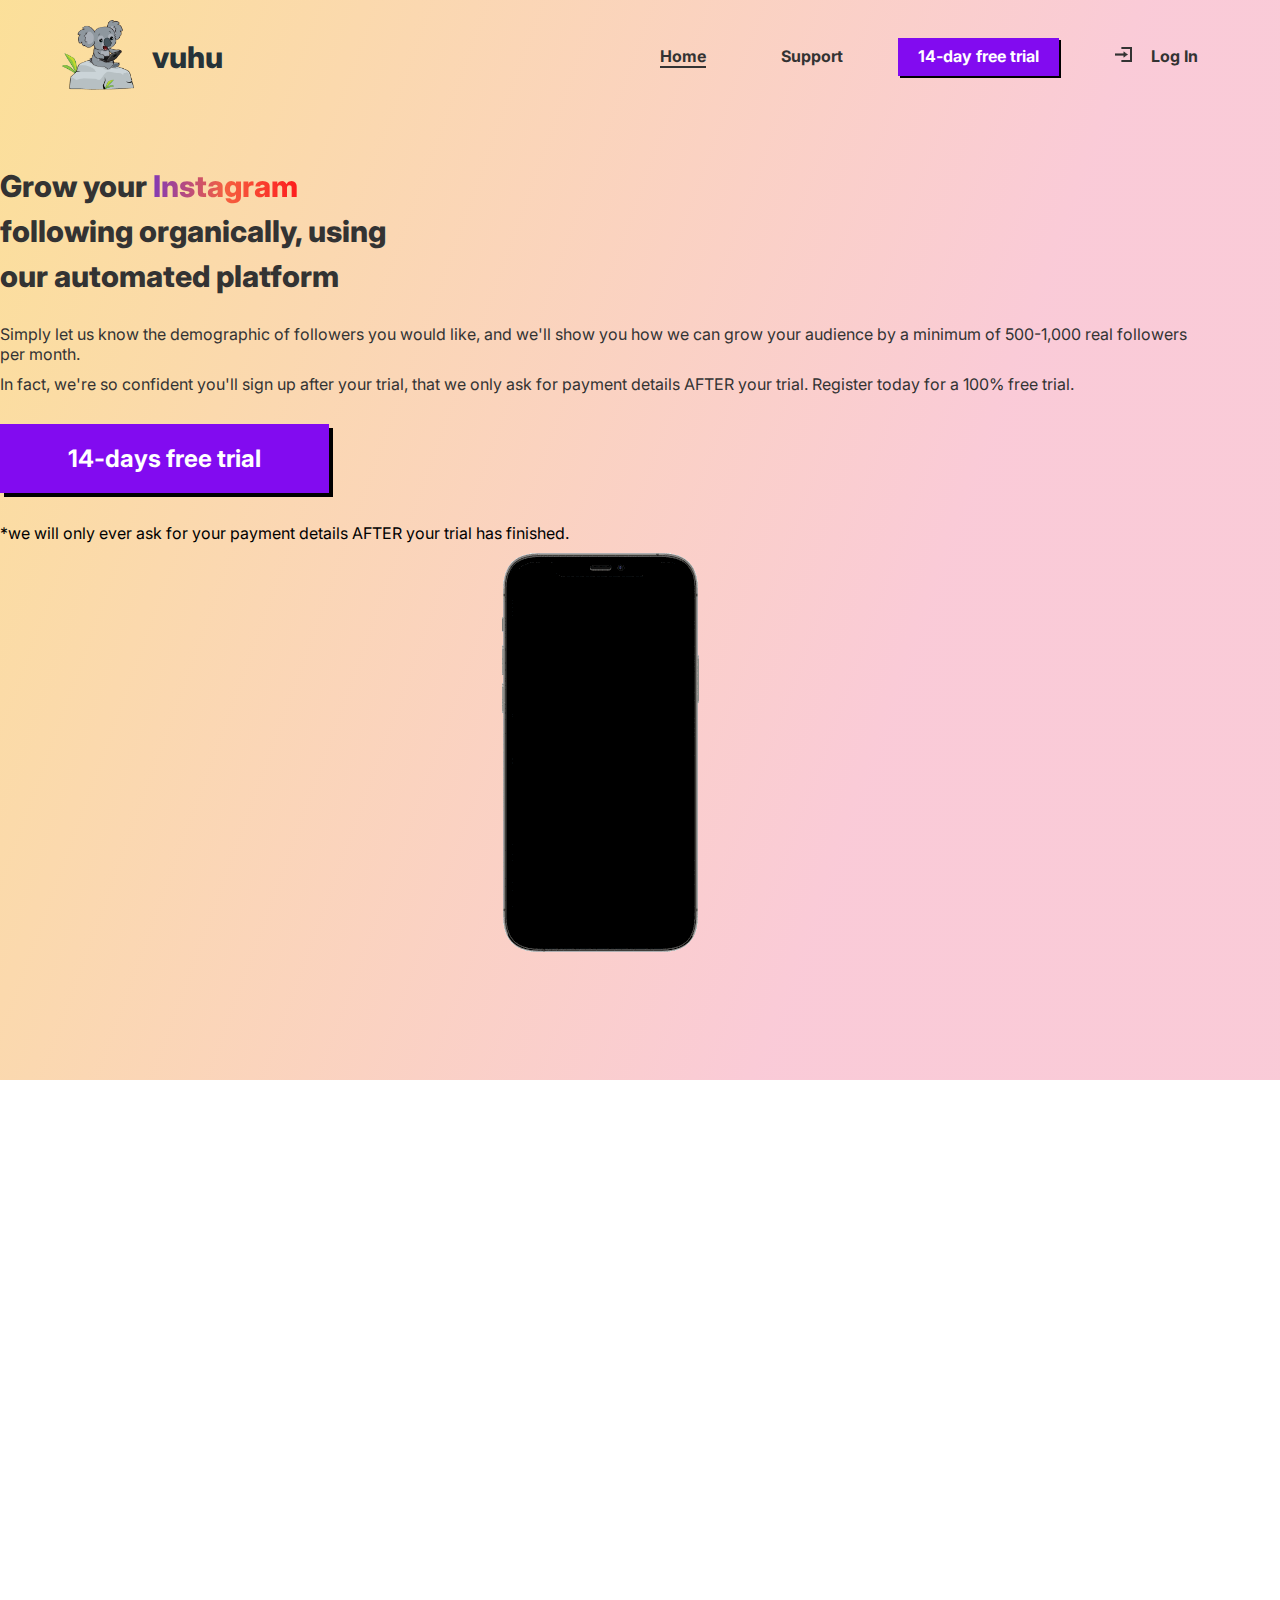
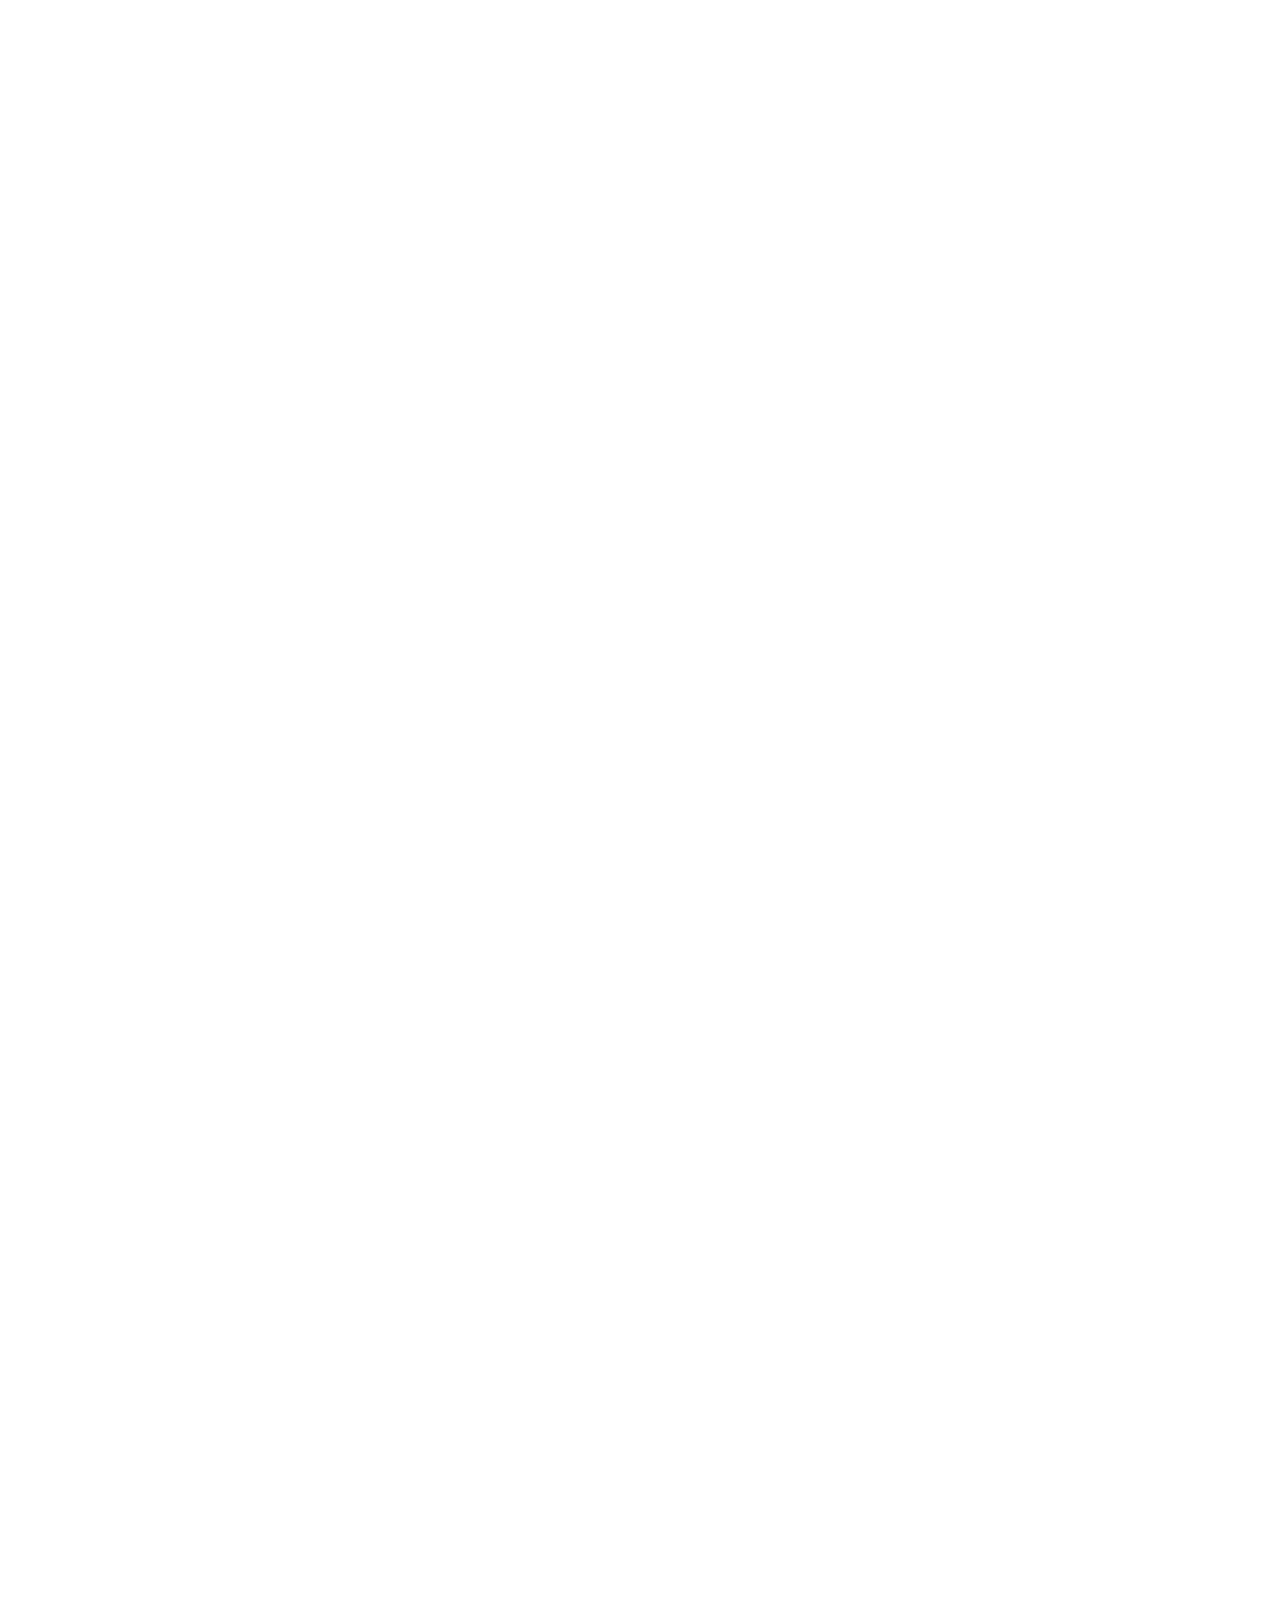
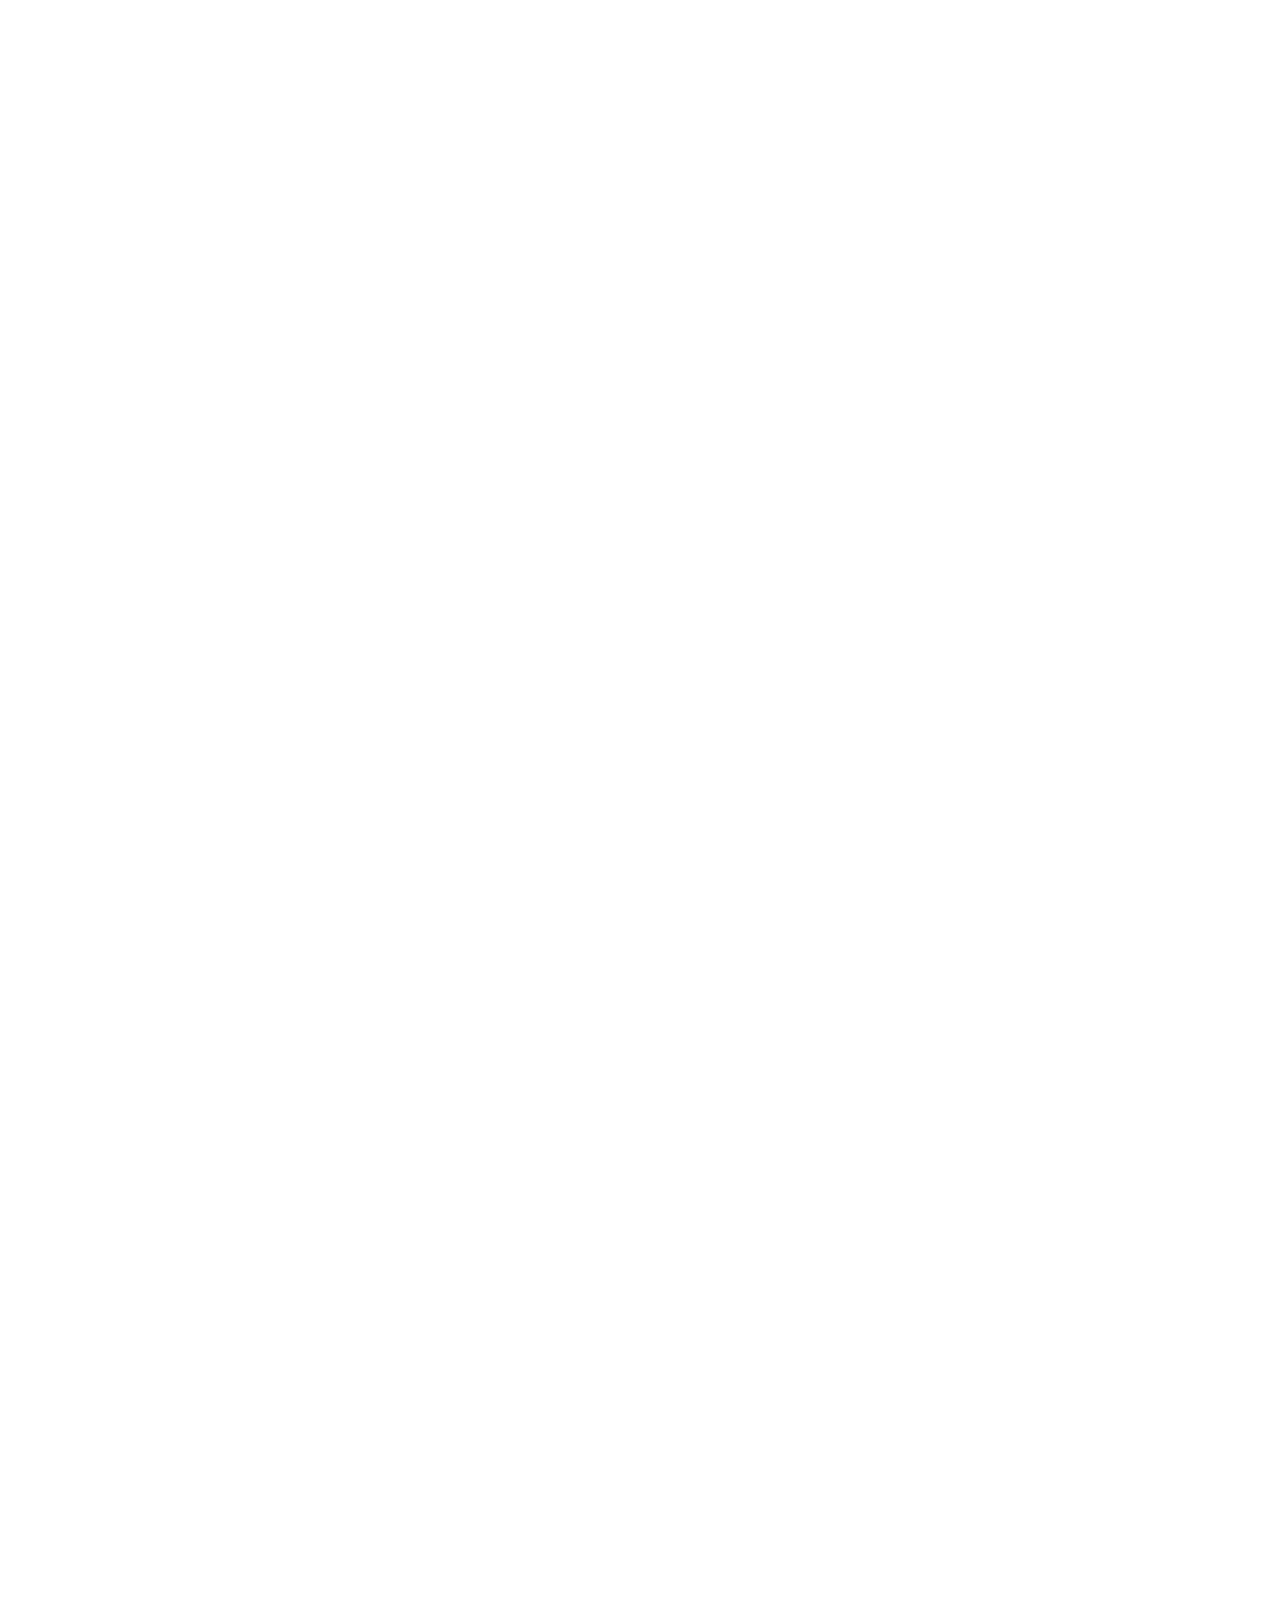
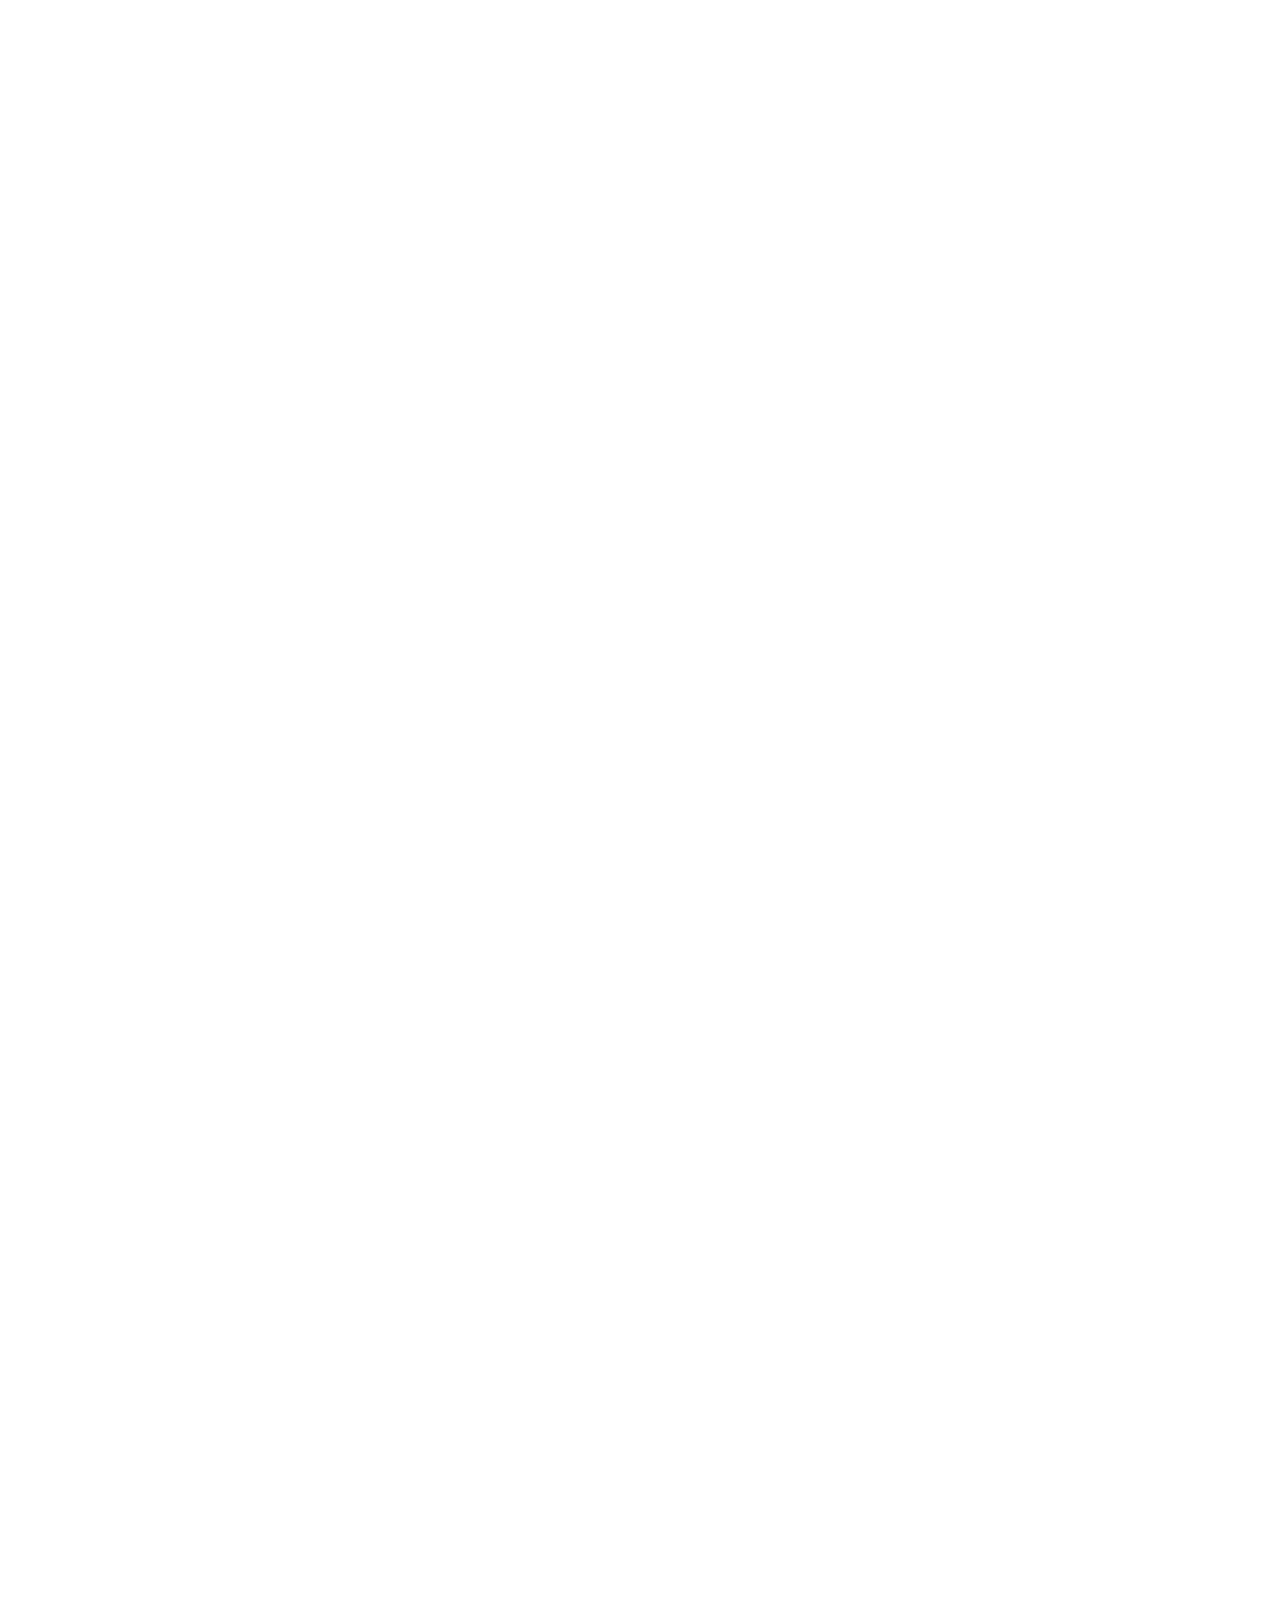
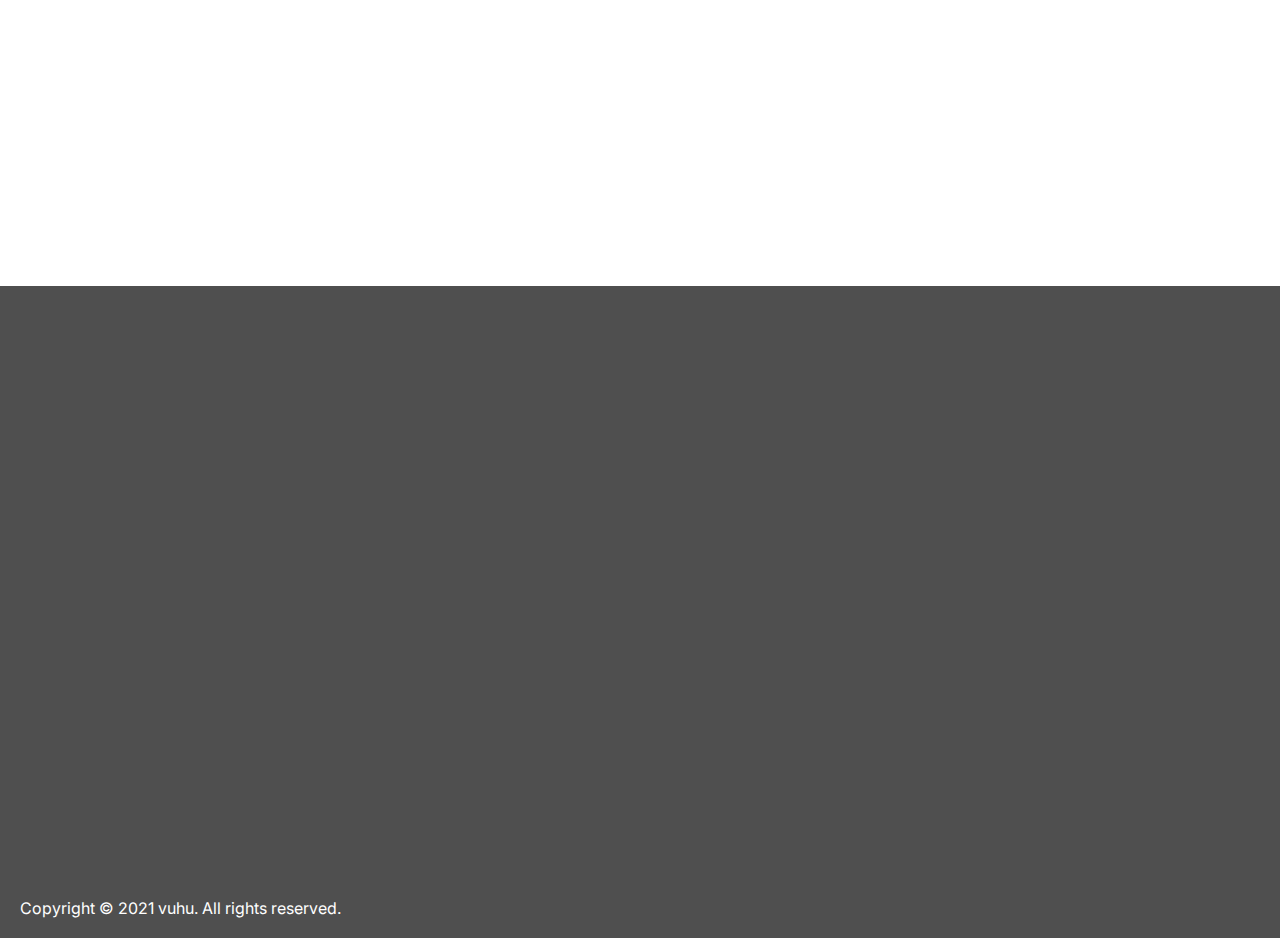
<file: index.html>
<!DOCTYPE html>
<html lang="en">
<head>
    <meta charset="UTF-8">
    <meta http-equiv="X-UA-Compatible" content="IE=edge">
    <meta name="viewport" content="width=device-width, initial-scale=1.0">
    <title>Vuhu</title>
    <!-- animate css -->
    <link rel="stylesheet" href="https://cdnjs.cloudflare.com/ajax/libs/animate.css/4.0.0/animate.min.css"/>
    <!-- font wesome  -->
    <link href="https://cdnjs.cloudflare.com/ajax/libs/font-awesome/5.13.0/css/all.min.css" rel="stylesheet">
    <!-- google font inter  -->
    <link rel="preconnect" href="https://fonts.googleapis.com">
    <link rel="preconnect" href="https://fonts.gstatic.com" crossorigin>
    <link href="https://fonts.googleapis.com/css2?family=Inter:wght@100;200;300;400;500;600;700;800;900&display=swap" rel="stylesheet">
    <!-- boostrap style -->
    <link href="https://cdn.jsdelivr.net/npm/bootstrap@5.1.0/dist/css/bootstrap.min.css" rel="stylesheet" integrity="sha384-KyZXEAg3QhqLMpG8r+8fhAXLRk2vvoC2f3B09zVXn8CA5QIVfZOJ3BCsw2P0p/We" crossorigin="anonymous">
    <!-- style css  -->
    <link rel="stylesheet" href="assets/css/style.css">

</head>
<body>
    <section class="vuhu-homehero-section bg-gradient">
        <header>
            <div class="container-fluid">
                <div class="navigation-area">
                    <a class="logo-link" href="#">
                        <div class="vuhu-logo">
                                <div class="logo-image">
                                    <img src="images/logo.png" alt="logo">
                                </div>
                                <div class="logo-tile">
                                    <h2 >vuhu</h2>
                                </div>
                        </div>
                    </a>
                        <div class="navigation">
                            <ul class="desktop-menu">
                                <li><a class="active" href="#">home</a> </li>
                                <li><a href="support.html">support</a></li>
                                <li><a class="button-small" href="register.html">14-day free trial</a></li>
                                <li> <a href="login.html">
                                        <img class="login-icon" src="images/vector.png" alt="login-icon">
                                        <span>Log in</span>
                                    </a></li>
                            </ul>
                            <!-- mobile menu click icon  -->
                            <ul class="mobile-navigation">
                                <li><a class="button-small" href="register.html">14-day free trial</a></li>
                                <li>
                                    <i class="mobile-toggle-icon fas fa-bars"></i>
                                </li>
                            </ul>
                        </div>
                        <!-- mobile slider nemu  -->
                        <div class="mobile-menu">
                            <div class="menu-close-button">
                                <i class="fas fa-times mobile-slider-close"></i>
                            </div>
                            <div class="monile-menu-link">
                                <a onclick="closeSlider()" href="#">Home</a>
                                <a onclick="closeSlider();" href="support.html">Support</a>
                                <a onclick="closeSlider();" href="login.html">
                                    <span>Log in</span>
                                    <img class="login-icon" src="images/login-white.png" alt="login-icon">
                                </a>
                            </div>
                            <div class="mobile-menu-trial-button">
                                <a onclick="closeSlider();" class="button-small" href="register.html">14-day free trial</a>
                            </div>
                        </div>

                </div>
            </div>
        </header>
        <div class="home-hero-area">
            <div class="container">
                <div class="row">
                    <div class="col-md-7 hero-info wow animate__animated animate__slideInLeft" data-wow-duration="2s">
                        <h1 class="home-hero-title color-black-3">Grow your <span class="gradient-text">Instagram</span> <br>
                             following organically, using <br>
                            our automated platform
                        </h1>
                        <p class="home-hero-desc color-black-3">Simply let us know the demographic of followers you would like, 
                            and we'll show you how we can grow your audience by a minimum of 500-1,000 real followers per month.</p>
                        <p class="home-hero-desc color-black-3">In fact, we're so confident you'll
                             sign up after your trial, that we only ask for payment details AFTER your trial. 
                             Register today for a 100% free trial.</p>
                        <div class="hero-button">
                        <a class="button-large home-hero-button" href="register.html">14-days free trial</a>
                        </div>
                        <p class="home-hero-desc">*we will only ever ask for your payment details AFTER your trial has finished.</p>
                    </div>
                    <div class="col-md-5 hero-home-img wow animate__animated animate__slideInRight" data-wow-duration="">
                        <img class="hero-mobile-img" src="images/mobileoptimize.gif" alt="mobile-img">
                        <!-- <img class="mobile-shadow-img" src="images/mobile-shadow.png" alt="mobile-shadow"> -->
                    </div>
                </div>
            </div>
        </div>
    </section>
    <section class="free-trial-section">
        <div class="container">
            <div class="tree-trial-info">
                <h2 class="free-trial-title text-center wow animate__animated animate__slideInLeft" data-wow-duration="2s">A free trial on an invite only scheme,
                     then just 
                     <span class="trial-title-amount color-violet">£14.99</span> per month</h2>
                <p class="free-trial-desc color-grey-2 text-center wow animate__animated animate__slideInRight" data-wow-duration="2s">We love providing this platform, 
                    and we will ensure you there will never be any price hikes during your subscription. Growing your following automatically has never been easier, using our specialist formula created over the past 5 years. </p>
                <p class="free-trial-desc color-grey-2 text-center wow animate__animated animate__slideInRight" data-wow-duration="2s">Simply connect your Instagram account, 
                    add your favourite accounts that match your demographic, and our system will do the rest! 
                    <br><br>
                    Leaving you to relax and enjoy as you refresh your dashboard to view your incremental growth in realtime. 
                </p>
            </div>
            <!-- option 1 -->
            <div class="free-trial-option">
                <div class="option ">
                    <div class="row justify-content-md-center ">
                        <div class="option-icon col-md-3 wow animate__animated animate__slideInLeft" data-wow-duration="2s">
                            <img src="images/coment-icon.png" alt="coment-icon">
                        </div>
                        <div class="option-info col-md-5 wow animate__animated animate__slideInRight" data-wow-duration="2s">
                            <h2 class="option-title">Over 10,000 users</h2>
                            <p class="option-desc color-grey-2">Join over 10,000 users, growing their followings organically.
                                 If you've received an invitation to sign up, 
                                 you can make the most of a 100% free trial.
                            </p>
                            <a class="option-link-button color-violet" href="#">
                                Try 14-day free trial
                            </a>
                        </div>
                    </div>
                </div>
            </div>
            <!-- option 2 -->
            <div class="free-trial-option">
                <div class="option ">
                    <div class="row justify-content-md-center">
                        <div class="option-icon col-md-3 wow animate__animated animate__slideInLeft" data-wow-duration="2s">
                            <img src="images/growth-chart 1.png" alt="coment-icon">
                        </div>
                        <div class="option-info col-md-5 wow animate__animated animate__slideInRight" data-wow-duration="2s">
                            <h2 class="option-title">Organic growth only</h2>
                            <p class="option-desc color-grey-2">
                                Our platform delivers only real users, 
                                meaning your engagement improves on an ongoing basis,
                                 with no fake followers harming your accounts engagement.
                            </p>
                            <a class="option-link-button color-violet" href="#">
                                Try 14-day free trial
                            </a>
                        </div>
                    </div>
                </div>
            </div>
            <!-- option 3 -->
            <div class="free-trial-option">
                <div class="option ">
                    <div class="row justify-content-md-center">
                        <div class="option-icon col-md-3 wow animate__animated animate__slideInLeft" data-wow-duration="2s">
                            <img src="images/dart1.png" alt="coment-icon">
                        </div>
                        <div class="option-info col-md-5 wow animate__animated animate__slideInRight" data-wow-duration="2s">
                            <h2 class="option-title">Completely free to try</h2>
                            <p class="option-desc color-grey-2">
                                During your 14-day free trial we will not ask for payment details. 
                                We will only ever ask for them after your trial,
                                 when you’re completely satisfied. No fixed contracts,
                                  no hassle. Cancel anytime.
                            </p>
                            <a class="option-link-button color-violet" href="#">
                                Try 14-day free trial
                            </a>
                        </div>
                    </div>
                </div>
            </div>
        </div>
    </section>
    <section class="faq-section text-center wow animate__animated animate__slideInUp" data-wow-duration="2s">
        <div class="container">
            <div class="faq-section-area col-md-10 offset-md-1">
                <h2 class="faq-title text-center mb-4">FAQ</h2>
                <p class="faq-subtitle text-center color-grey-2 ">We regularly update our frequently asked questions,
                     based on the most popular questions we receive through our support centre.
                      If you can't find the answer you're looking for, 
                    please send us a question through support, here.</p>
                    <!-- faq -->
                <div class="accordion">
                    <!-- accordion 1 -->
                    <div class="accordion-item-vuhu wow animate__animated animate__slideInRight" data-wow-duration="2s">
                        <div class="accordin-header bg-violet">
                            <div class="row">
                                <div class="col-11">
                                <h2 class="accordion-title">How is Vuhu different from other Instagram DM automation tools?</h2>
                                </div>
                                <div class="accordion-header-icon col-1 text-end">
                                    <i class="fas fa-plus"></i>
                                </div>
                            </div>
                        </div>
                        <div class="accordin-info-body bg-grey-2">
                            <p class="accordion-desc">  Ac sed et nunc, rhoncus magna blandit. Dictum sed id faucibus 
                                at aenean quis sem volutpat ultricies. Tempor pharetra, et et elementum, nunc et platea eros.
                                 Ullamcorper bibendum cursus lectus commodo id. Pretium, nisl, lorem turpis urna. Vitae,
                                 blandit in tristique felis. Elementum tristique tellus nec id vulputate.</p>
                            <p class="accordion-desc">
                                Feugiat adipiscing lobortis ornare porta. Risus sed fringilla amet 
                                nulla blandit lorem ultrices nibh ultrices. Mi malesuada feugiat egestas
                                eget hendrerit pellentesque faucibus turpis. Vitae lacus, vel cras ante in massa amet, 
                                cras. Ipsum quis velit sagittis, quis ut elit. Varius mollis dapibus id massa sed.
                                Euismod elementum mauris auctor elit sed ultrices egestas viverra.
                                Dignissim et arcu nibh cursus egestas fringilla. 
                                Dis adipiscing sed adipiscing viverra sagittis ut egestas. Mattis.
                            </p>
                        </div>
                    </div>
                    <!-- accordion 2 -->
                    <div class="accordion-item-vuhu  wow animate__animated animate__slideInRight" data-wow-duration="2s">
                        <div class="accordin-header bg-violet">
                            <div class="row">
                                <div class="col-11">
                                <h2 class="accordion-title">How is Vuhu different from other Instagram DM automation tools?</h2>
                                </div>
                                <div class="accordion-header-icon col-1 text-end">
                                    <i class="fas fa-plus"></i>
                                </div>
                            </div>
                        </div>
                        <div class="accordin-info-body bg-grey-2">
                            <p class="accordion-desc">  Ac sed et nunc, rhoncus magna blandit. Dictum sed id faucibus 
                                at aenean quis sem volutpat ultricies. Tempor pharetra, et et elementum, nunc et platea eros.
                                 Ullamcorper bibendum cursus lectus commodo id. Pretium, nisl, lorem turpis urna. Vitae,
                                 blandit in tristique felis. Elementum tristique tellus nec id vulputate.</p>
                            <p class="accordion-desc">
                                Feugiat adipiscing lobortis ornare porta. Risus sed fringilla amet 
                                nulla blandit lorem ultrices nibh ultrices. Mi malesuada feugiat egestas
                                eget hendrerit pellentesque faucibus turpis. Vitae lacus, vel cras ante in massa amet, 
                                cras. Ipsum quis velit sagittis, quis ut elit. Varius mollis dapibus id massa sed.
                                Euismod elementum mauris auctor elit sed ultrices egestas viverra.
                                Dignissim et arcu nibh cursus egestas fringilla. 
                                Dis adipiscing sed adipiscing viverra sagittis ut egestas. Mattis.
                            </p>
                        </div>
                    </div>
                    <!-- accordion 3 -->
                    <div class="accordion-item-vuhu  wow animate__animated animate__slideInLeft" data-wow-duration="2s">
                        <div class="accordin-header bg-violet">
                            <div class="row">
                                <div class="col-11">
                                <h2 class="accordion-title">How is Vuhu different from other Instagram DM automation tools?</h2>
                                </div>
                                <div class="accordion-header-icon col-1 text-end">
                                    <i class="fas fa-plus"></i>
                                </div>
                            </div>
                        </div>
                        <div class="accordin-info-body bg-grey-2">
                            <p class="accordion-desc">  Ac sed et nunc, rhoncus magna blandit. Dictum sed id faucibus 
                                at aenean quis sem volutpat ultricies. Tempor pharetra, et et elementum, nunc et platea eros.
                                 Ullamcorper bibendum cursus lectus commodo id. Pretium, nisl, lorem turpis urna. Vitae,
                                 blandit in tristique felis. Elementum tristique tellus nec id vulputate.</p>
                            <p class="accordion-desc">
                                Feugiat adipiscing lobortis ornare porta. Risus sed fringilla amet 
                                nulla blandit lorem ultrices nibh ultrices. Mi malesuada feugiat egestas
                                eget hendrerit pellentesque faucibus turpis. Vitae lacus, vel cras ante in massa amet, 
                                cras. Ipsum quis velit sagittis, quis ut elit. Varius mollis dapibus id massa sed.
                                Euismod elementum mauris auctor elit sed ultrices egestas viverra.
                                Dignissim et arcu nibh cursus egestas fringilla. 
                                Dis adipiscing sed adipiscing viverra sagittis ut egestas. Mattis.
                            </p>
                        </div>
                    </div>
                    <!-- accordion 4 -->
                      <div class="accordion-item-vuhu wow animate__animated animate__slideInLeft" data-wow-duration="2s">
                        <div class="accordin-header bg-violet">
                            <div class="row">
                                <div class="col-11">
                                <h2 class="accordion-title">How is Vuhu different from other Instagram DM automation tools?</h2>
                                </div>
                                <div class="accordion-header-icon col-1 text-end">
                                    <i class="fas fa-plus"></i>
                                </div>
                            </div>
                        </div>
                        <div class="accordin-info-body bg-grey-2">
                            <p class="accordion-desc">  Ac sed et nunc, rhoncus magna blandit. Dictum sed id faucibus 
                                at aenean quis sem volutpat ultricies. Tempor pharetra, et et elementum, nunc et platea eros.
                                 Ullamcorper bibendum cursus lectus commodo id. Pretium, nisl, lorem turpis urna. Vitae,
                                 blandit in tristique felis. Elementum tristique tellus nec id vulputate.</p>
                            <p class="accordion-desc">
                                Feugiat adipiscing lobortis ornare porta. Risus sed fringilla amet 
                                nulla blandit lorem ultrices nibh ultrices. Mi malesuada feugiat egestas
                                eget hendrerit pellentesque faucibus turpis. Vitae lacus, vel cras ante in massa amet, 
                                cras. Ipsum quis velit sagittis, quis ut elit. Varius mollis dapibus id massa sed.
                                Euismod elementum mauris auctor elit sed ultrices egestas viverra.
                                Dignissim et arcu nibh cursus egestas fringilla. 
                                Dis adipiscing sed adipiscing viverra sagittis ut egestas. Mattis.
                            </p>
                        </div>
                    </div>
                </div>

            </div>
        </div>

    </section>
    <footer class="bg-grey-2">
        <div class="container">
            <div class="row footer-info">
                <div class="col-sm-8 col-md-10 wow animate__animated animate__slideInLeft" data-wow-duration="2s">
                    <div class="row footer-logo-area">
                        <div class="col-3 col-md-2 col-xl-1 footer-logo">
                            <img  src="images/footer-logo.png" alt="logo">
                        </div>
                        <div class="col-3 col-md-2 footer-logo-title">
                            <h2>vuhu</h2>
                        </div>
                    </div>
                    <p class="footer-desc">We love sharing our automated Instagram growth platform with you, 
                        we hope you enjoy it too.
                        </p>
                    <p class="footer-desc"> For anything you might need, please contact support here.
                    <p class="footer-desc"> Or contact us on directly on support@vuhu.io </p>
                </div>
                <div class="col-sm-4 col-md-2 footer-nav wow animate__animated animate__slideInRight" data-wow-duration="2s">
                    <h5>Useful Links:</h5>
                        <a href="#">Home </a>
                        <a href="#">Free trial</a>
                        <a href="#">Affiliate</a>
                        <a href="#">Support</a>
                        <a href="#">Log in </a>
                        <a href="#">Updates</a>
                </div>
            </div>
            <div class="copyright-text">
                <p class="text-center">Copyright &copy; 2021 vuhu. All rights reserved.</p>
            </div>
        </div>
    </footer>
    







    <script>
     document.addEventListener("DOMContentLoaded", function(event) { 
           /*wow js*/
            new WOW().init();
     })
    </script>
     <!-- jQuery first, then Popper.js, then Bootstrap JS -->
     <script src="https://ajax.googleapis.com/ajax/libs/jquery/3.6.0/jquery.min.js"></script>
     <!-- wow.js -->
     <script src="assets/vendors/js/wow.min.js"></script>
    <!-- main js -->
         <script src="assets/js/main.js"></script>
</body>
</html>
</file>
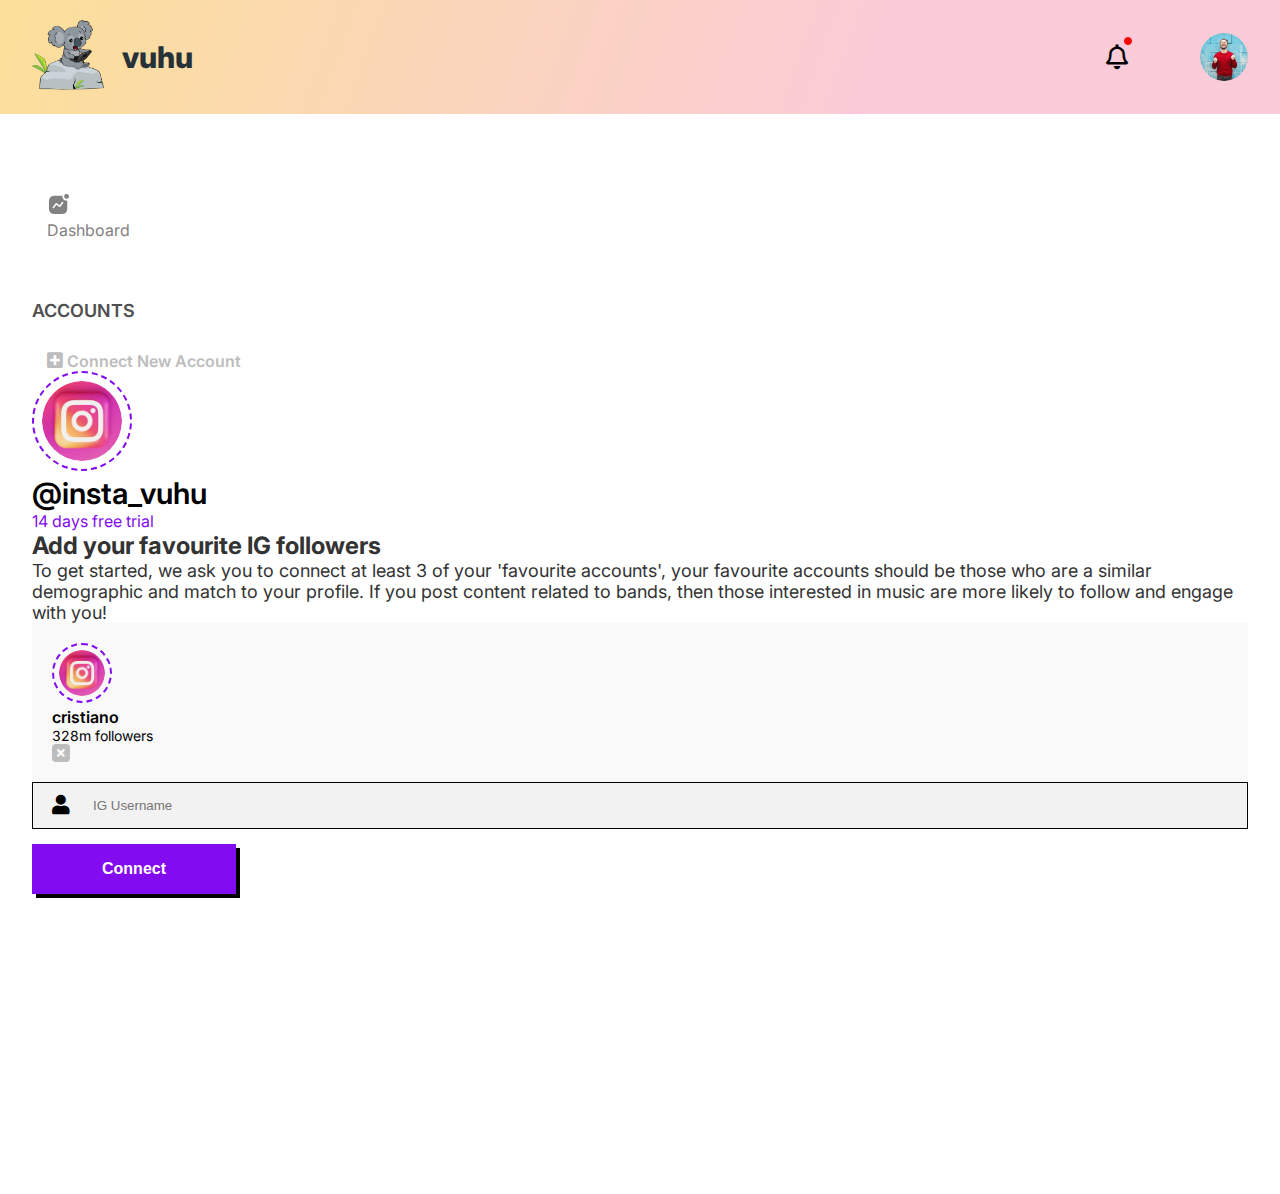
<file: account-add-fav.html>
<!DOCTYPE html>
<html lang="en">
<head>
    <meta charset="UTF-8">
    <meta http-equiv="X-UA-Compatible" content="IE=edge">
    <meta name="viewport" content="width=device-width, initial-scale=1.0">
    <title>Vuhu</title>
    <!-- font wesome  -->
    <link href="https://cdnjs.cloudflare.com/ajax/libs/font-awesome/5.13.0/css/all.min.css" rel="stylesheet">
    <!-- google font inter  -->
    <link rel="preconnect" href="https://fonts.googleapis.com">
    <link rel="preconnect" href="https://fonts.gstatic.com" crossorigin>
    <link href="https://fonts.googleapis.com/css2?family=Inter:wght@100;200;300;400;500;600;700;800;900&display=swap" rel="stylesheet">
    <!-- boostrap style -->
    <link href="https://cdn.jsdelivr.net/npm/bootstrap@5.1.0/dist/css/bootstrap.min.css" rel="stylesheet" integrity="sha384-KyZXEAg3QhqLMpG8r+8fhAXLRk2vvoC2f3B09zVXn8CA5QIVfZOJ3BCsw2P0p/We" crossorigin="anonymous">
    <!-- style css  -->
    <link rel="stylesheet" href="assets/css/style.css">

</head>
<body>
    <header class="bg-gradient">
        <div class="container-fluid">
            <div class="bg-gradient-menu-area navigation-area">
                <a class="logo-link" href="index.html">
                    <div class="vuhu-logo">
                            <div class="logo-image">
                                <img src="images/logo.png" alt="logo">
                            </div>
                            <div class="logo-tile">
                                <h2 >vuhu</h2>
                            </div>
                    </div>
                </a>
                    <div class="bg-gradient-nav navigation">
                        <ul class="desktop-menu">
                            <!-- add class name active for notification active -->
                            <li class="notification-icon active">
                                <i class="far fa-bell"></i>
                            <span class="notification-alert"></span>
                            </li>
                            <li class="profile-img-area">
                                <img class="profile-img" class="" src="images/profile-img.png" alt="">
                            </li>
                        </ul>
                        <!-- mobile menu click icon  -->
                        <ul class="mobile-navigation">
                            <li>
                                <i class="mobile-toggle-icon fas fa-bars"></i>
                            </li>
                        </ul>
                    </div>
                    <!-- mobile slider nemu  -->
                    <div class="mobile-menu">
                        <div class="menu-close-button">
                            <i class="fas fa-times mobile-slider-close"></i>
                        </div>
                        <div class="monile-menu-link">
                            <a class="dashboart-activity color-grey-3 ms-0" href="#">
                                <div class="row">
                                    <div class="col-2">
                                        <img class="dasboard-icon" src="images/mobile-dashboard-icon.png" alt="dashboard-icon">
                                    </div>
                                    <div class="col-9">
                                        <span class="Dashboard-title">Dashboard</span>
                                    </div>
                                    
                                </div>
                            </a>
                            <h5 class="account-title color-white">Accounts</h5>
                            <a class="add-account color-violet ml-0" href="account-add.html">
                                <i class="me-4 fas fa-plus-square"></i>
                                <span>Connect New Account</span>
                            </a>
                        </div>
                        <div class="mobile-slider-nav-logout">
                            <a class="color-white ms-5" href="index.html">
                                <i class="fas fa-power-off"></i><span class="color-white ms-2">Log Out</span>
                            </a>
                        </div>
                        
                    </div>
            </div>
        </div>
    </header>
       <section class="account-setting-section account-add-fav">
            <div class="container-fluid">
                <div class="row">
                    <div class="col-md-3 d-none d-md-block" >
                        <div class="account-leftside">
                            <a class="dashboart-activity color-grey-3" href="#">
                                <div class="row">
                                    <div class="col-2">
                                        <img class="dasboard-icon" src="images/dashboar-icon.png" alt="dashboard-icon">
                                    </div>
                                    <div class="col-9">
                                        <span class="Dashboard-title">Dashboard</span>
                                    </div>
                                    
                                </div>
                            </a>
                            <h5 class="account-title color-grey-2">Accounts</h5>
                            <a class="add-account color-disable ml-0" href="javascript:void(0)">
                                <i class="me-4 fas fa-plus-square"></i>
                                <span>Connect New Account</span>
                            </a>

                        </div>
                    </div>
                    <div class="col-12 col-md-9" >
                        <div class="account-rightside">
                            <div class="account-add-fav-area col-md-12">
                                <div class="row mb-5">
                                    <div class="col-4 col-md-2 me-md-4 me-xl-0">
                                        <img class="fav-image" src="images/insta.png" alt="insta-img">
                                    </div>
                                    <div class="col-8 col-md-8 d-flex justify-content-start align-items-center">
                                        <div>
                                        <h2 class="fav-title">@insta_vuhu</h2>
                                        <a class="fab-sub-title color-violet" href="#">14 days free trial</a>
                                        </div>
                                    </div>
                                </div>
                                <h4 class="font-24 color-black-3 mb-3">Add your favourite IG followers</h4>
                                <p class="font-18 color-black-3 col-12">To get started, we ask you to connect at least 3 of your 'favourite accounts', your favourite accounts should be those who are a similar demographic and match to your profile. If you post content related to bands, then those interested in music are more likely to follow and engage with you! </p>
                                <!-- alert box start  -->
                                <div class="alert-box col-md-9 col-xl-5 mt-5">
                                    <div class="row">
                                        <div class="col-10">
                                            <div class="row">
                                                <div class="col-3">
                                                    <img class="alert-imag" src="images/insta.png" alt="insta">
                                                </div>
                                                <div class="col-9 d-flex flex-column justify-content-center  ">
                                                    <h3 class="alert-title font-16">cristiano</h3>
                                                    <p class="alert-sub-title font-14 mb-0">328m followers</p>
                                                </div>
                                            </div>
                                        </div>
                                        <div class="col-2 d-flex justify-content-center align-items-center">
                                            <i class="close-alert fas fa-times"></i>
                                        </div>
                                    </div>
                                </div>
                                <!-- end altert box -->
                                <form class="account-add-form mt-4 col-md-9 col-xl-5" action="">
                                    <div class="input-group">
                                        <input type="text" id="username" name="username" placeholder="IG Username">
                                        <i class="input-icon fas fa-user"></i>
                                    </div>
                                   
                                  
                                   <div class="reg-submit-button text-center text-md-start mt-3 mt-md-5">
                                       <input class="button-large from-submit-button" type="submit" value="Connect">
                                   </div>
                               </form>
                            </div>
                        </div>
                    </div>
                </div>
            </div>
       </section>
    

    <script>
         document.addEventListener("DOMContentLoaded", function(event) { 
            let alertClose = document.querySelectorAll('.close-alert');
            alertClose.forEach(function(trigger) {
                trigger.addEventListener('click', (e)=> {
                    e.preventDefault();
                    e.target.parentNode.parentNode.parentNode.style.display = 'none';
                })
            })
            
        });
    </script>

    <!-- boostrap js  -->
         <script src="https://cdn.jsdelivr.net/npm/bootstrap@5.1.0/dist/js/bootstrap.bundle.min.js" integrity="sha384-U1DAWAznBHeqEIlVSCgzq+c9gqGAJn5c/t99JyeKa9xxaYpSvHU5awsuZVVFIhvj" crossorigin="anonymous"></script>
    <!-- main js -->
         <script src="assets/js/main.js"></script>
</body>
</html>
</file>
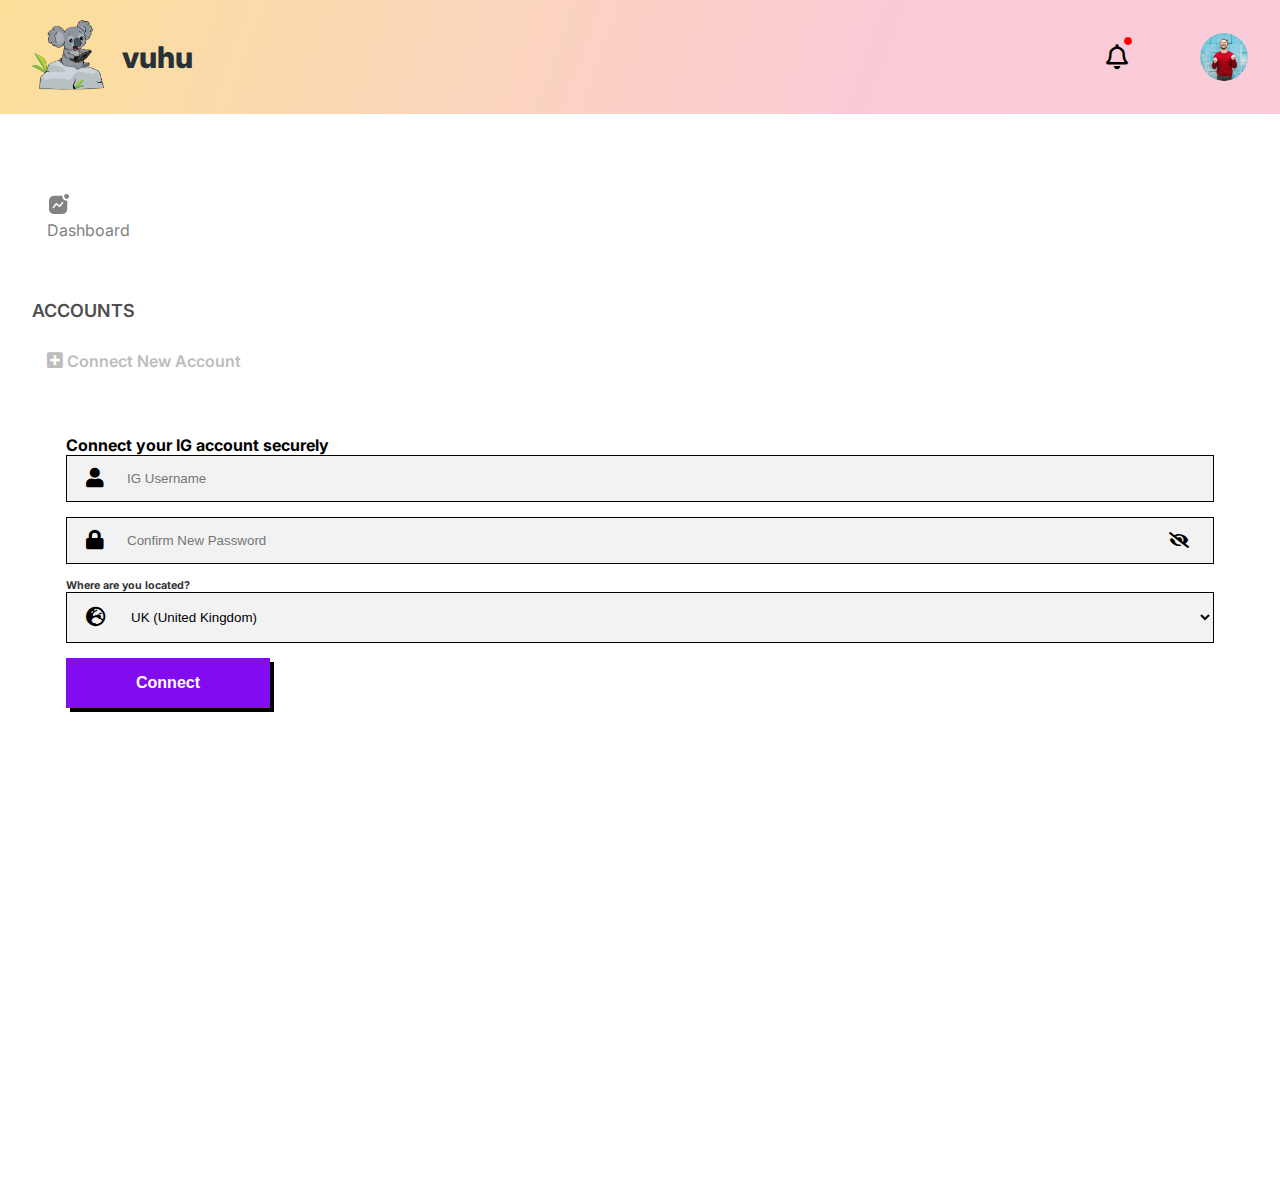
<file: account-add.html>
<!DOCTYPE html>
<html lang="en">
<head>
    <meta charset="UTF-8">
    <meta http-equiv="X-UA-Compatible" content="IE=edge">
    <meta name="viewport" content="width=device-width, initial-scale=1.0">
    <title>Vuhu</title>
    <!-- font wesome  -->
    <link href="https://cdnjs.cloudflare.com/ajax/libs/font-awesome/5.13.0/css/all.min.css" rel="stylesheet">
    <!-- google font inter  -->
    <link rel="preconnect" href="https://fonts.googleapis.com">
    <link rel="preconnect" href="https://fonts.gstatic.com" crossorigin>
    <link href="https://fonts.googleapis.com/css2?family=Inter:wght@100;200;300;400;500;600;700;800;900&display=swap" rel="stylesheet">
    <!-- boostrap style -->
    <link href="https://cdn.jsdelivr.net/npm/bootstrap@5.1.0/dist/css/bootstrap.min.css" rel="stylesheet" integrity="sha384-KyZXEAg3QhqLMpG8r+8fhAXLRk2vvoC2f3B09zVXn8CA5QIVfZOJ3BCsw2P0p/We" crossorigin="anonymous">
    <!-- style css  -->
    <link rel="stylesheet" href="assets/css/style.css">

</head>
<body>
    <header class="bg-gradient">
        <div class="container-fluid">
            <div class="bg-gradient-menu-area navigation-area">
                <a class="logo-link" href="index.html">
                    <div class="vuhu-logo">
                            <div class="logo-image">
                                <img src="images/logo.png" alt="logo">
                            </div>
                            <div class="logo-tile">
                                <h2 >vuhu</h2>
                            </div>
                    </div>
                </a>
                    <div class="bg-gradient-nav navigation">
                        <ul class="desktop-menu">
                            <!-- add class name active for notification active -->
                            <li class="notification-icon active">
                                <i class="far fa-bell"></i>
                            <span class="notification-alert"></span>
                            </li>
                            <li class="profile-img-area">
                                <img class="profile-img" class="" src="images/profile-img.png" alt="">
                            </li>
                        </ul>
                        <!-- mobile menu click icon  -->
                        <ul class="mobile-navigation">
                            <li>
                                <i class="mobile-toggle-icon fas fa-bars"></i>
                            </li>
                        </ul>
                    </div>
                    <!-- mobile slider nemu  -->
                    <div class="mobile-menu">
                        <div class="menu-close-button">
                            <i class="fas fa-times mobile-slider-close"></i>
                        </div>
                        <div class="monile-menu-link">
                            <a class="dashboart-activity color-grey-3 ms-0" href="#">
                                <div class="row">
                                    <div class="col-2">
                                        <img class="dasboard-icon" src="images/mobile-dashboard-icon.png" alt="dashboard-icon">
                                    </div>
                                    <div class="col-9">
                                        <span class="Dashboard-title">Dashboard</span>
                                    </div>
                                    
                                </div>
                            </a>
                            <h5 class="account-title color-white">Accounts</h5>
                            <a class="add-account color-violet ml-0" href="account-add.html">
                                <i class="me-4 fas fa-plus-square"></i>
                                <span>Connect New Account</span>
                            </a>
                        </div>
                        <div class="mobile-slider-nav-logout">
                            <a class="color-white ms-5" href="index.html">
                                <i class="fas fa-power-off"></i><span class="color-white ms-2">Log Out</span>
                            </a>
                        </div>
                        
                    </div>
            </div>
        </div>
    </header>
       <section class="account-setting-section account-add-section">
            <div class="container-fluid">
                <div class="row">
                    <div class="col-md-3 d-none d-md-block" >
                        <div class="account-leftside">
                            <a class="dashboart-activity color-grey-3" href="#">
                                <div class="row">
                                    <div class="col-2">
                                        <img class="dasboard-icon" src="images/dashboar-icon.png" alt="dashboard-icon">
                                    </div>
                                    <div class="col-9">
                                        <span class="Dashboard-title">Dashboard</span>
                                    </div>
                                    
                                </div>
                            </a>
                            <h5 class="account-title color-grey-2">Accounts</h5>
                            <a class="add-account color-disable ml-0" href="javascript:void(0)">
                                <i class="me-4 fas fa-plus-square"></i>
                                <span>Connect New Account</span>
                            </a>

                        </div>
                    </div>
                    <div class="col-md-9" >
                        <div class="account-rightside">
                            <div class="account-setting-card account-add-card col-md-8">
                                <h4 class="colo-black-3 mb-4 mb-md-5 text-center text-md-start">Connect your IG account securely</h4>
                                <form class="account-add-form" action="">
                                    <div class="input-group">
                                        <input type="text" id="username" name="username" placeholder="IG Username">
                                        <i class="input-icon fas fa-user"></i>
                                    </div>
                                    <div class="reg-submit-button text-center text-md-start">
                                   
                                   <div class="input-group">
                                       <!-- add active class for voilet color and wrong class for red border  -->
                                       <input class="add-account-pass" type="password" id="password" name="pass" placeholder="Confirm New Password">
                                       <i class="input-icon fas fa-lock"></i>
                                       <i class="show-pass-icon fas fa-eye-slash"></i>
                                    </div>
                                    <!-- add wrrong class name for show wrrong status -->
                                    <p class="status  text-start">Warning status</p>
                                    <h6 class="color-black-3 my-4 text-start">Where are you located?</h6>
                                    <div class="input-group">
                                        <i class="input-icon fas fa-globe-europe"></i>
                                        <select name="location" id="location">
                                            <option value="uk">UK (United Kingdom)</option>
                                            <option value="us">US (United States of America)</option>
                                            
                                        </select>
                                     </div>
                                   <div class="reg-submit-button text-center text-md-start mt-3 mt-md-5">
                                       <input class="button-large from-submit-button" type="submit" value="Connect">
                                   </div>
                               </form>
                            </div>
                        </div>
                    </div>
                </div>
            </div>
       </section>
    

    <script>
        document.addEventListener("DOMContentLoaded", function(event) { 
        });
    </script>

    <!-- boostrap js  -->
         <script src="https://cdn.jsdelivr.net/npm/bootstrap@5.1.0/dist/js/bootstrap.bundle.min.js" integrity="sha384-U1DAWAznBHeqEIlVSCgzq+c9gqGAJn5c/t99JyeKa9xxaYpSvHU5awsuZVVFIhvj" crossorigin="anonymous"></script>
    <!-- main js -->
         <script src="assets/js/main.js"></script>
</body>
</html>
</file>
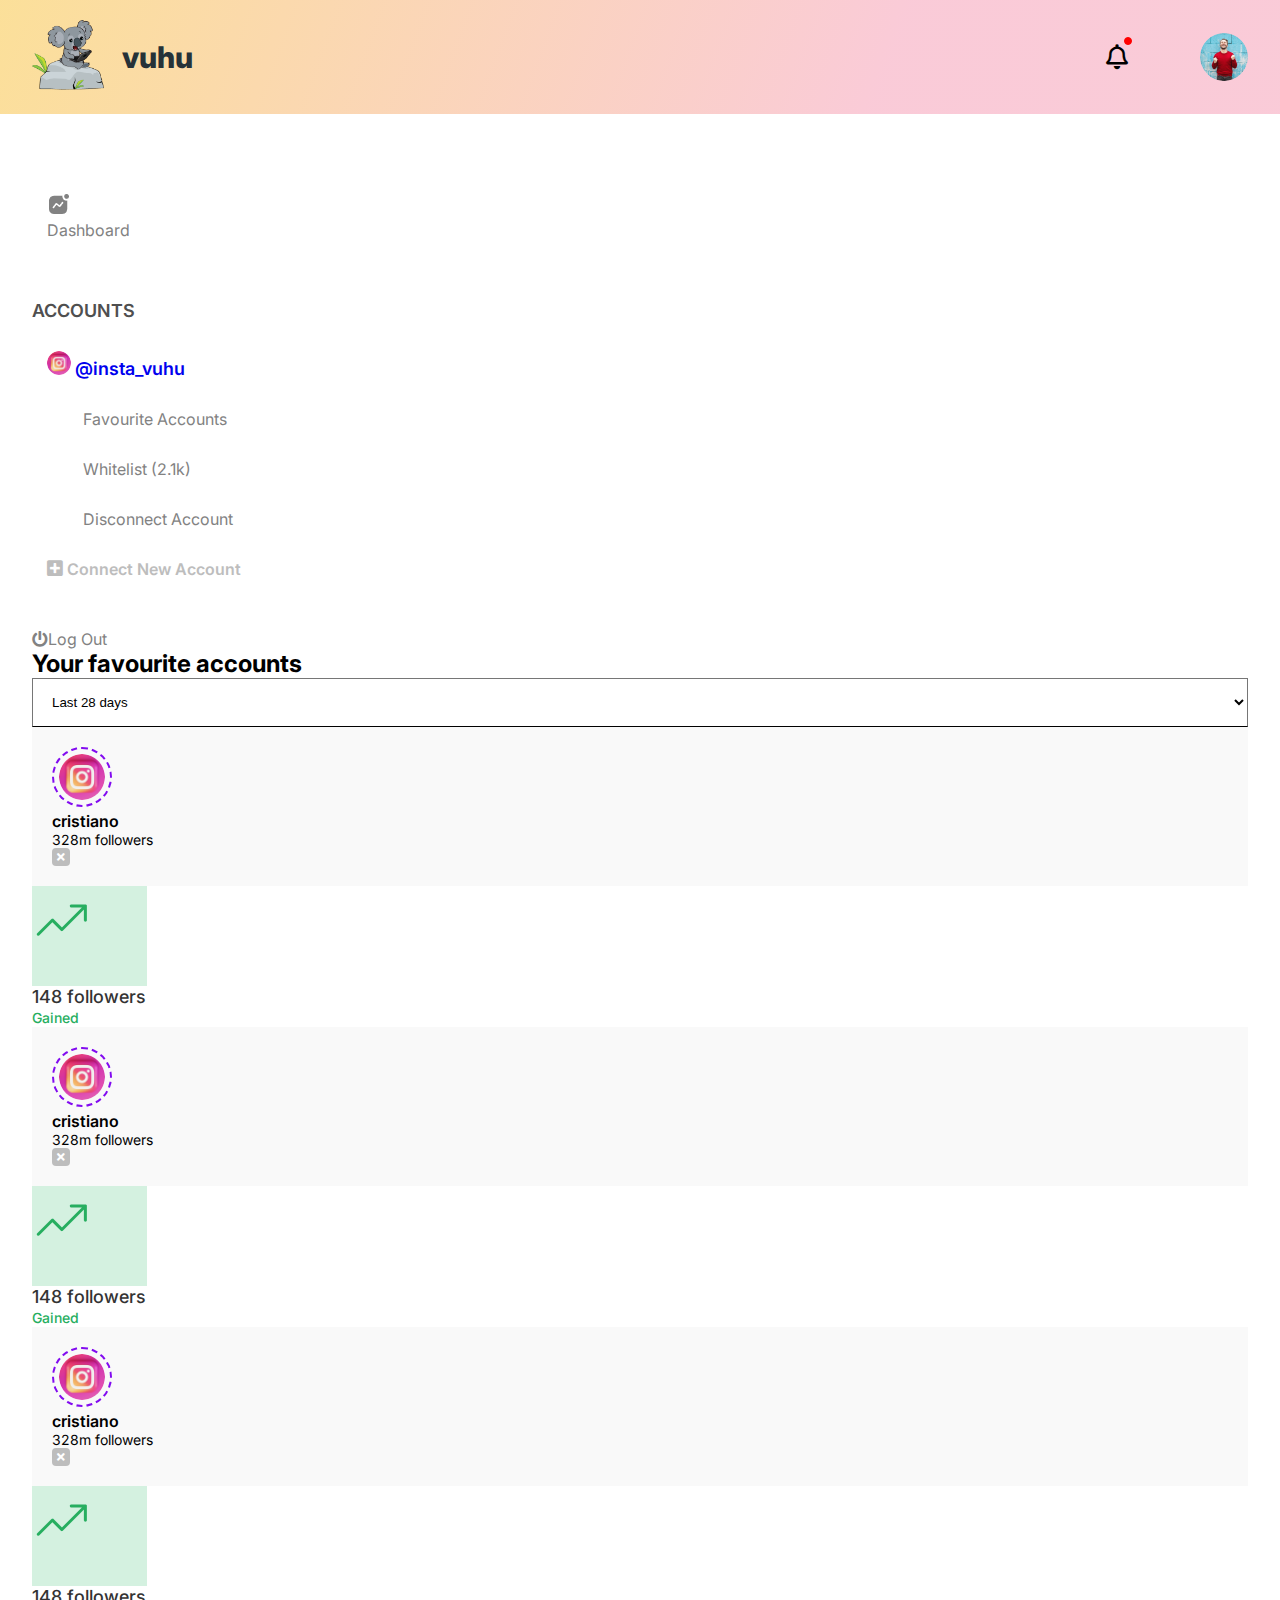
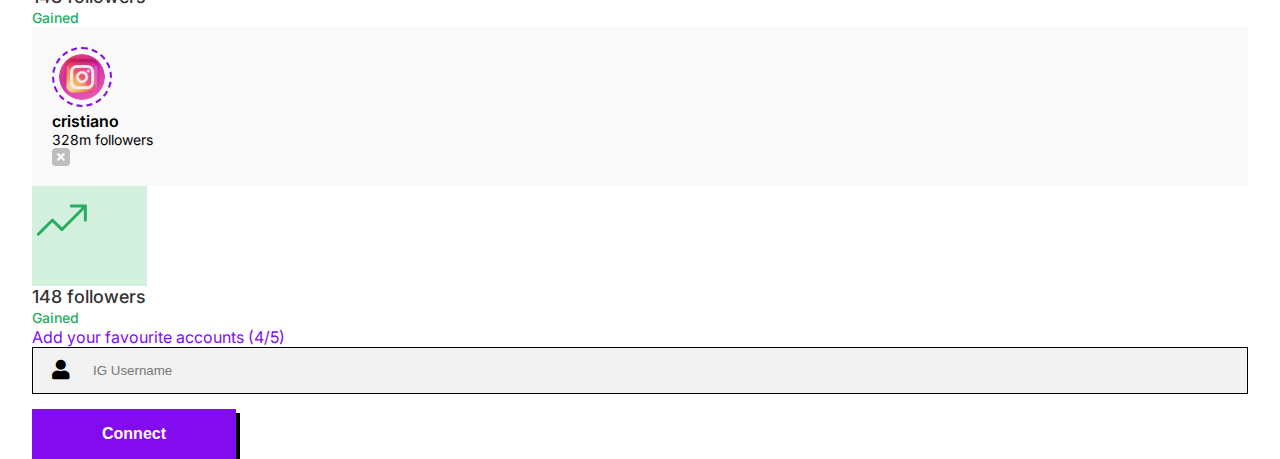
<file: account-setting-fav-aco.html>
<!DOCTYPE html>
<html lang="en">
<head>
    <meta charset="UTF-8">
    <meta http-equiv="X-UA-Compatible" content="IE=edge">
    <meta name="viewport" content="width=device-width, initial-scale=1.0">
    <title>Vuhu</title>
    <!-- font wesome  -->
    <link href="https://cdnjs.cloudflare.com/ajax/libs/font-awesome/5.13.0/css/all.min.css" rel="stylesheet">
    <!-- google font inter  -->
    <link rel="preconnect" href="https://fonts.googleapis.com">
    <link rel="preconnect" href="https://fonts.gstatic.com" crossorigin>
    <link href="https://fonts.googleapis.com/css2?family=Inter:wght@100;200;300;400;500;600;700;800;900&display=swap" rel="stylesheet">
    <!-- boostrap style -->
    <link href="https://cdn.jsdelivr.net/npm/bootstrap@5.1.0/dist/css/bootstrap.min.css" rel="stylesheet" integrity="sha384-KyZXEAg3QhqLMpG8r+8fhAXLRk2vvoC2f3B09zVXn8CA5QIVfZOJ3BCsw2P0p/We" crossorigin="anonymous">
    <!-- style css  -->
    <link rel="stylesheet" href="assets/css/style.css">
</head>
<body>
    <header class="bg-gradient">
        <div class="container-fluid">
            <div class="bg-gradient-menu-area navigation-area">
                <a class="logo-link" href="index.html">
                    <div class="vuhu-logo">
                            <div class="logo-image">
                                <img src="images/logo.png" alt="logo">
                            </div>
                            <div class="logo-tile">
                                <h2 >vuhu</h2>
                            </div>
                    </div>
                </a>
                    <div class="bg-gradient-nav navigation">
                        <ul class="desktop-menu">
                            <!-- add class name active for notification active -->
                            <li class="notification-icon active">
                                <i class="far fa-bell"></i>
                            <span class="notification-alert"></span>
                            </li>
                            <li class="profile-img-area">
                                <img class="profile-img" class="" src="images/profile-img.png" alt="">
                            </li>
                        </ul>
                        <!-- mobile menu click icon  -->
                        <ul class="mobile-navigation">
                            <li>
                                <i class="mobile-toggle-icon fas fa-bars"></i>
                            </li>
                        </ul>
                    </div>
                    <!-- mobile slider nemu  -->
                    <div class="mobile-menu">
                        <div class="menu-close-button">
                            <i class="fas fa-times mobile-slider-close"></i>
                        </div>
                        <div class="monile-menu-link">
                            <a class="dashboart-activity color-grey-3 ms-0" href="#">
                                <div class="row">
                                    <div class="col-2">
                                        <img class="dasboard-icon" src="images/mobile-dashboard-icon.png" alt="dashboard-icon">
                                    </div>
                                    <div class="col-9">
                                        <span class="Dashboard-title">Dashboard</span>
                                    </div>
                                    
                                </div>
                            </a>
                            <h5 class="account-title color-white">Accounts</h5>
                            <a class="add-account my-3" href="javascript:void(0)">
                                <img class="add-account-accoun-imag me-2" src="images/insta.png" alt="img">
                                 <span class="account-name font-18">@insta_vuhu</span>
                             </a>
                             <a class="add-account color-grey-3 my-3" href="#">
                                  <span class="account-link ms-4">Favourite Accounts</span>
                              </a>
                              <a class="add-account color-grey-3 my-3" href="#">
                                 <span class="account-link ms-4">Whitelist (2.1k)</span>
                             </a>
                            <a class="add-account color-violet ml-0" href="account-add.html">
                                <i class="me-4 fas fa-plus-square"></i>
                                <span>Connect New Account</span>
                            </a>
                        </div>
                        <div class="mobile-slider-nav-logout">
                            <a class="color-white ms-5" href="index.html">
                                <i class="fas fa-power-off"></i><span class="color-white ms-2">Log Out</span>
                            </a>
                        </div>
                        
                    </div>
            </div>
        </div>
    </header>
       <section class="account-setting-section account-add-fav-aco">
            <div class="container-fluid">
                <div class="row">
                    <div class="col-md-3 d-none d-md-block" >
                        <div class="account-leftside">
                            <a class="dashboart-activity color-grey-3" href="#">
                                <div class="row">
                                    <div class="col-2">
                                        <img class="dasboard-icon" src="images/dashboar-icon.png" alt="dashboard-icon">
                                    </div>
                                    <div class="col-9">
                                        <span class="Dashboard-title">Dashboard</span>
                                    </div>
                                    
                                </div>
                            </a>
                            <h5 class="account-title color-grey-2">Accounts</h5>
                            <a class="add-account my-3" href="javascript:void(0)">
                               <img class="add-account-accoun-imag me-2" src="images/insta.png" alt="img">
                                <span class="account-name font-18">@insta_vuhu</span>
                            </a>
                            <a class="add-account color-grey-3 my-3" href="#">
                                 <span class="account-link ms-4">Favourite Accounts</span>
                             </a>
                             <a class="add-account color-grey-3 my-3" href="#">
                                <span class="account-link ms-4">Whitelist (2.1k)</span>
                            </a>
                            <a class="add-account color-grey-3 my-3" href="#">
                                <span class="account-link ms-4">Disconnect Account</span>
                            </a>
                            <a class="add-account color-disable ms-0 mt-5" href="javascript:void(0)">
                                <i class="me-4 fas fa-plus-square"></i>
                                <span>Connect New Account</span>
                            </a>
                            <div class="account-add-fav-aco-logout">
                            <a class="color-grey-3 ms-5" href="index.html">
                                <i class="fas fa-power-off"></i><span class="color-grey-3 ms-2">Log Out</span>
                            </a>
                        </div>

                        </div>
                    </div>
                    <div class="col-12 col-md-9" >
                        <div class="account-rightside">
                            <div class="account-setting-fav-aco-area col-md-12">
                                <div class="row">
                                    <div class="grow-info col-md-6 col-xl-4 d-flex align-items-center">
                                        <h4 class="fav-aco-title font-24" >Your favourite accounts</h4>
                                    </div>
                                    <div class="check-grow-info col-md-6 col-xl-4 ">
                                        <select class="grow-between-select" name="grow-between" id="grow-between">
                                            <option value="last-28days">Last 28 days</option>
                                            <option value="last-15days">Last 15 days</option>
                                            <option value="last-7days">Last 7 days</option>
                                        </select>
                                    </div>
                                </div>
                            </div>
                        <div class="account-and-follower-card-are">
                                <!-- accound and follower area single single  -->
                                <div class="row account-and-follower-card my-3" >
                                    <div class="col-8 col-md-6 col-xl-4 px-0 px-md-2">
                                        <!-- account alert area -->
                                        <div class="alert-box col-12 ">
                                            <div class="row justify-content-center justify-content-md-start">
                                                <div class="col-10 px-0 px-md-2">
                                                    <div class="row">
                                                        <div class="col-3 col-md-4 px-0 px-md-2">
                                                            <img class="alert-imag alert-fav-aco-img" src="images/insta.png" alt="insta">
                                                        </div>
                                                        <div class="col-9 col-md-8 d-flex flex-column justify-content-center px-0 px-md-2  ">
                                                            <h3 class="alert-title font-16">cristiano</h3>
                                                            <p class="alert-sub-title font-14 mb-0">328m followers</p>
                                                        </div>
                                                    </div>
                                                </div>
                                                <div class="col-1 col-md-2 px-0 px-md-2 d-flex justify-content-center align-items-center">
                                                    <i class="close-alert fas fa-times"></i>
                                                </div>
                                            </div>
                                        </div>
                                        <!-- end account alert area -->
                                    </div>
                                    <div class="col-4 col-md-6 col-xl-4">
                                        <!-- system incress card -->
                                        <div class="row">
                                            <div class="col-12 col-md-5">
                                                <div class="system-incress-icon-area d-md-flex justify-content-center align-items-center">
                                                    <img class="graph-increase-img" src="images/graph-increase.png" alt="incress-img">
                                                </div>
                                            </div>
                                            <div class=" col-12 col-md-7 d-md-flex flex-column  justify-content-center">
                                                <div class="gained-info">
                                                    <p class="gained-title color-black-3 font-18 mb-0">148 followers</p>
                                                    <span class="gained">Gained</span>
                                                </div>
                                                
                                            </div>
                                        </div>
                                    </div>
                                </div>
                                <!-- end single account and follower area  -->
                                 <!-- accound and follower area single single  -->
                                 <div class="row account-and-follower-card my-3" >
                                    <div class="col-8 col-md-6 col-xl-4 px-0 px-md-2">
                                        <!-- account alert area -->
                                        <div class="alert-box col-12 ">
                                            <div class="row justify-content-center justify-content-md-start">
                                                <div class="col-10 px-0 px-md-2">
                                                    <div class="row">
                                                        <div class="col-3 col-md-4 px-0 px-md-2">
                                                            <img class="alert-imag alert-fav-aco-img" src="images/insta.png" alt="insta">
                                                        </div>
                                                        <div class="col-9 col-md-8 d-flex flex-column justify-content-center px-0 px-md-2  ">
                                                            <h3 class="alert-title font-16">cristiano</h3>
                                                            <p class="alert-sub-title font-14 mb-0">328m followers</p>
                                                        </div>
                                                    </div>
                                                </div>
                                                <div class="col-1 col-md-2 px-0 px-md-2 d-flex justify-content-center align-items-center">
                                                    <i class="close-alert fas fa-times"></i>
                                                </div>
                                            </div>
                                        </div>
                                        <!-- end account alert area -->
                                    </div>
                                    <div class="col-4 col-md-6 col-xl-4">
                                        <!-- system incress card -->
                                        <div class="row">
                                            <div class="col-12 col-md-5">
                                                <div class="system-incress-icon-area d-md-flex justify-content-center align-items-center">
                                                    <img class="graph-increase-img" src="images/graph-increase.png" alt="incress-img">
                                                </div>
                                            </div>
                                            <div class=" col-12 col-md-7 d-md-flex flex-column  justify-content-center">
                                                <div class="gained-info">
                                                    <p class="gained-title color-black-3 font-18 mb-0">148 followers</p>
                                                    <span class="gained">Gained</span>
                                                </div>
                                                
                                            </div>
                                        </div>
                                    </div>
                                </div>
                                <!-- end single account and follower area  -->
                                 <!-- accound and follower area single single  -->
                                 <div class="row account-and-follower-card my-3" >
                                    <div class="col-8 col-md-6 col-xl-4 px-0 px-md-2">
                                        <!-- account alert area -->
                                        <div class="alert-box col-12 ">
                                            <div class="row justify-content-center justify-content-md-start">
                                                <div class="col-10 px-0 px-md-2">
                                                    <div class="row">
                                                        <div class="col-3 col-md-4 px-0 px-md-2">
                                                            <img class="alert-imag alert-fav-aco-img" src="images/insta.png" alt="insta">
                                                        </div>
                                                        <div class="col-9 col-md-8 d-flex flex-column justify-content-center px-0 px-md-2  ">
                                                            <h3 class="alert-title font-16">cristiano</h3>
                                                            <p class="alert-sub-title font-14 mb-0">328m followers</p>
                                                        </div>
                                                    </div>
                                                </div>
                                                <div class="col-1 col-md-2 px-0 px-md-2 d-flex justify-content-center align-items-center">
                                                    <i class="close-alert fas fa-times"></i>
                                                </div>
                                            </div>
                                        </div>
                                        <!-- end account alert area -->
                                    </div>
                                    <div class="col-4 col-md-6 col-xl-4">
                                        <!-- system incress card -->
                                        <div class="row">
                                            <div class="col-12 col-md-5">
                                                <div class="system-incress-icon-area d-md-flex justify-content-center align-items-center">
                                                    <img class="graph-increase-img" src="images/graph-increase.png" alt="incress-img">
                                                </div>
                                            </div>
                                            <div class=" col-12 col-md-7 d-md-flex flex-column  justify-content-center">
                                                <div class="gained-info">
                                                    <p class="gained-title color-black-3 font-18 mb-0">148 followers</p>
                                                    <span class="gained">Gained</span>
                                                </div>
                                                
                                            </div>
                                        </div>
                                    </div>
                                </div>
                                <!-- end single account and follower area  -->
                                 <!-- accound and follower area single single  -->
                                 <div class="row account-and-follower-card my-3" >
                                    <div class="col-8 col-md-6 col-xl-4 px-0 px-md-2">
                                        <!-- account alert area -->
                                        <div class="alert-box col-12 ">
                                            <div class="row justify-content-center justify-content-md-start">
                                                <div class="col-10 px-0 px-md-2">
                                                    <div class="row">
                                                        <div class="col-3 col-md-4 px-0 px-md-2">
                                                            <img class="alert-imag alert-fav-aco-img" src="images/insta.png" alt="insta">
                                                        </div>
                                                        <div class="col-9 col-md-8 d-flex flex-column justify-content-center px-0 px-md-2  ">
                                                            <h3 class="alert-title font-16">cristiano</h3>
                                                            <p class="alert-sub-title font-14 mb-0">328m followers</p>
                                                        </div>
                                                    </div>
                                                </div>
                                                <div class="col-1 col-md-2 px-0 px-md-2 d-flex justify-content-center align-items-center">
                                                    <i class="close-alert fas fa-times"></i>
                                                </div>
                                            </div>
                                        </div>
                                        <!-- end account alert area -->
                                    </div>
                                    <div class="col-4 col-md-6 col-xl-4">
                                        <!-- system incress card -->
                                        <div class="row">
                                            <div class="col-12 col-md-5">
                                                <div class="system-incress-icon-area d-md-flex justify-content-center align-items-center">
                                                    <img class="graph-increase-img" src="images/graph-increase.png" alt="incress-img">
                                                </div>
                                            </div>
                                            <div class=" col-12 col-md-7 d-md-flex flex-column  justify-content-center">
                                                <div class="gained-info">
                                                    <p class="gained-title color-black-3 font-18 mb-0">148 followers</p>
                                                    <span class="gained">Gained</span>
                                                </div>
                                                
                                            </div>
                                        </div>
                                    </div>
                                </div>
                                <!-- end single account and follower area  -->

                 </div>
                        <p class="color-violet"> Add your favourite accounts (4/5)</p>
                        <div>
                            <form class="account-add-form mt-4 col-md-9 col-xl-5" action="">
                                <div class="input-group">
                                    <input type="text" id="username" name="username" placeholder="IG Username">
                                    <i class="input-icon fas fa-user"></i>
                                </div>
                                
                                
                                <div class="reg-submit-button text-center text-md-start mt-3 mt-md-5">
                                    <input class="button-large from-submit-button" type="submit" value="Connect">
                                </div>
                            </form>
                        </div>
                    </div>
                </div>
            </div>
        </div>
    </section>
<script>
        document.addEventListener("DOMContentLoaded", function(event) { 
           let alertClose = document.querySelectorAll('.close-alert');
           alertClose.forEach(function(trigger) {
               trigger.addEventListener('click', (e)=> {
                   e.preventDefault();
                   e.target.parentNode.parentNode.parentNode.parentNode.style.display = 'none';
                   e.target.parentNode.parentNode.parentNode.parentNode.nextElementSibling.style.display = "none";
                console.log()
               })
           })
           
       });
   </script>


    <!-- chart.js  -->

    <!-- boostrap js  -->
         <script src="https://cdn.jsdelivr.net/npm/bootstrap@5.1.0/dist/js/bootstrap.bundle.min.js" integrity="sha384-U1DAWAznBHeqEIlVSCgzq+c9gqGAJn5c/t99JyeKa9xxaYpSvHU5awsuZVVFIhvj" crossorigin="anonymous"></script>
    <!-- main js -->
         <script src="assets/js/main.js"></script>
</body>
</html>
</file>
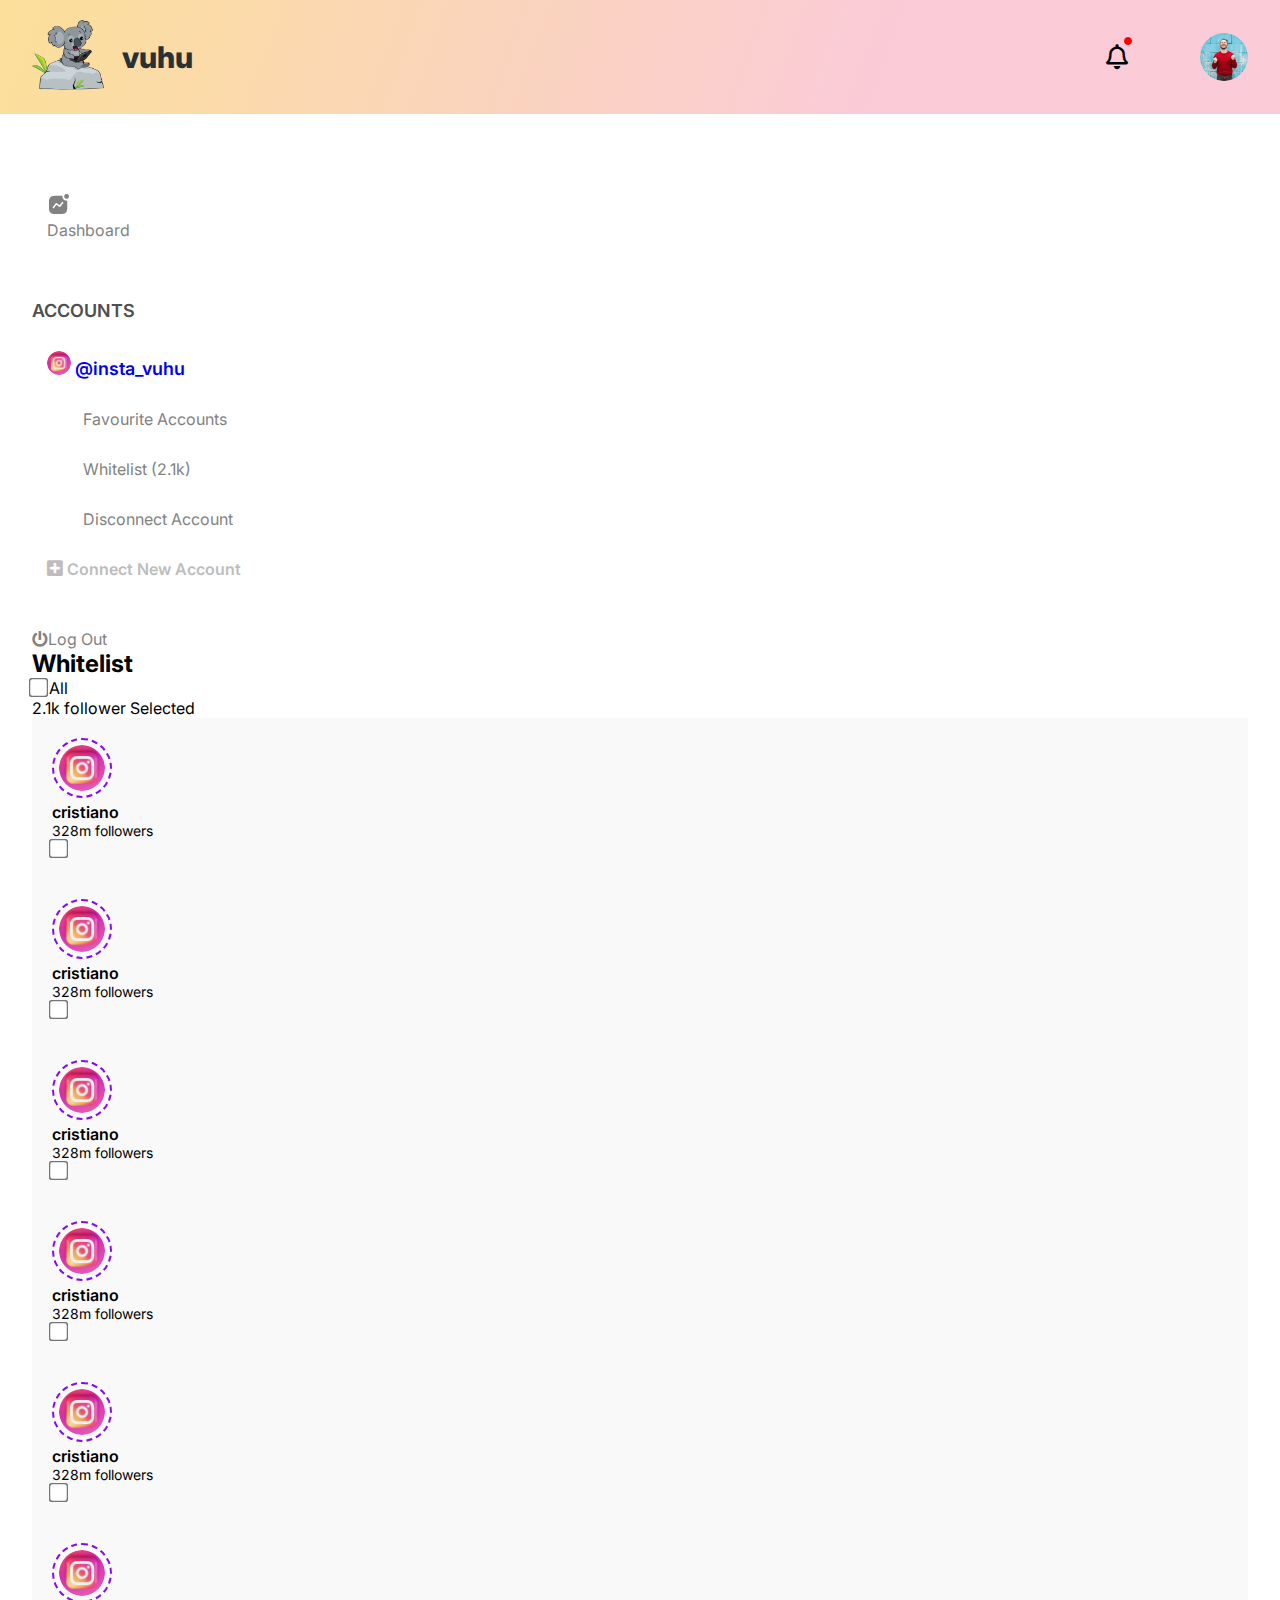
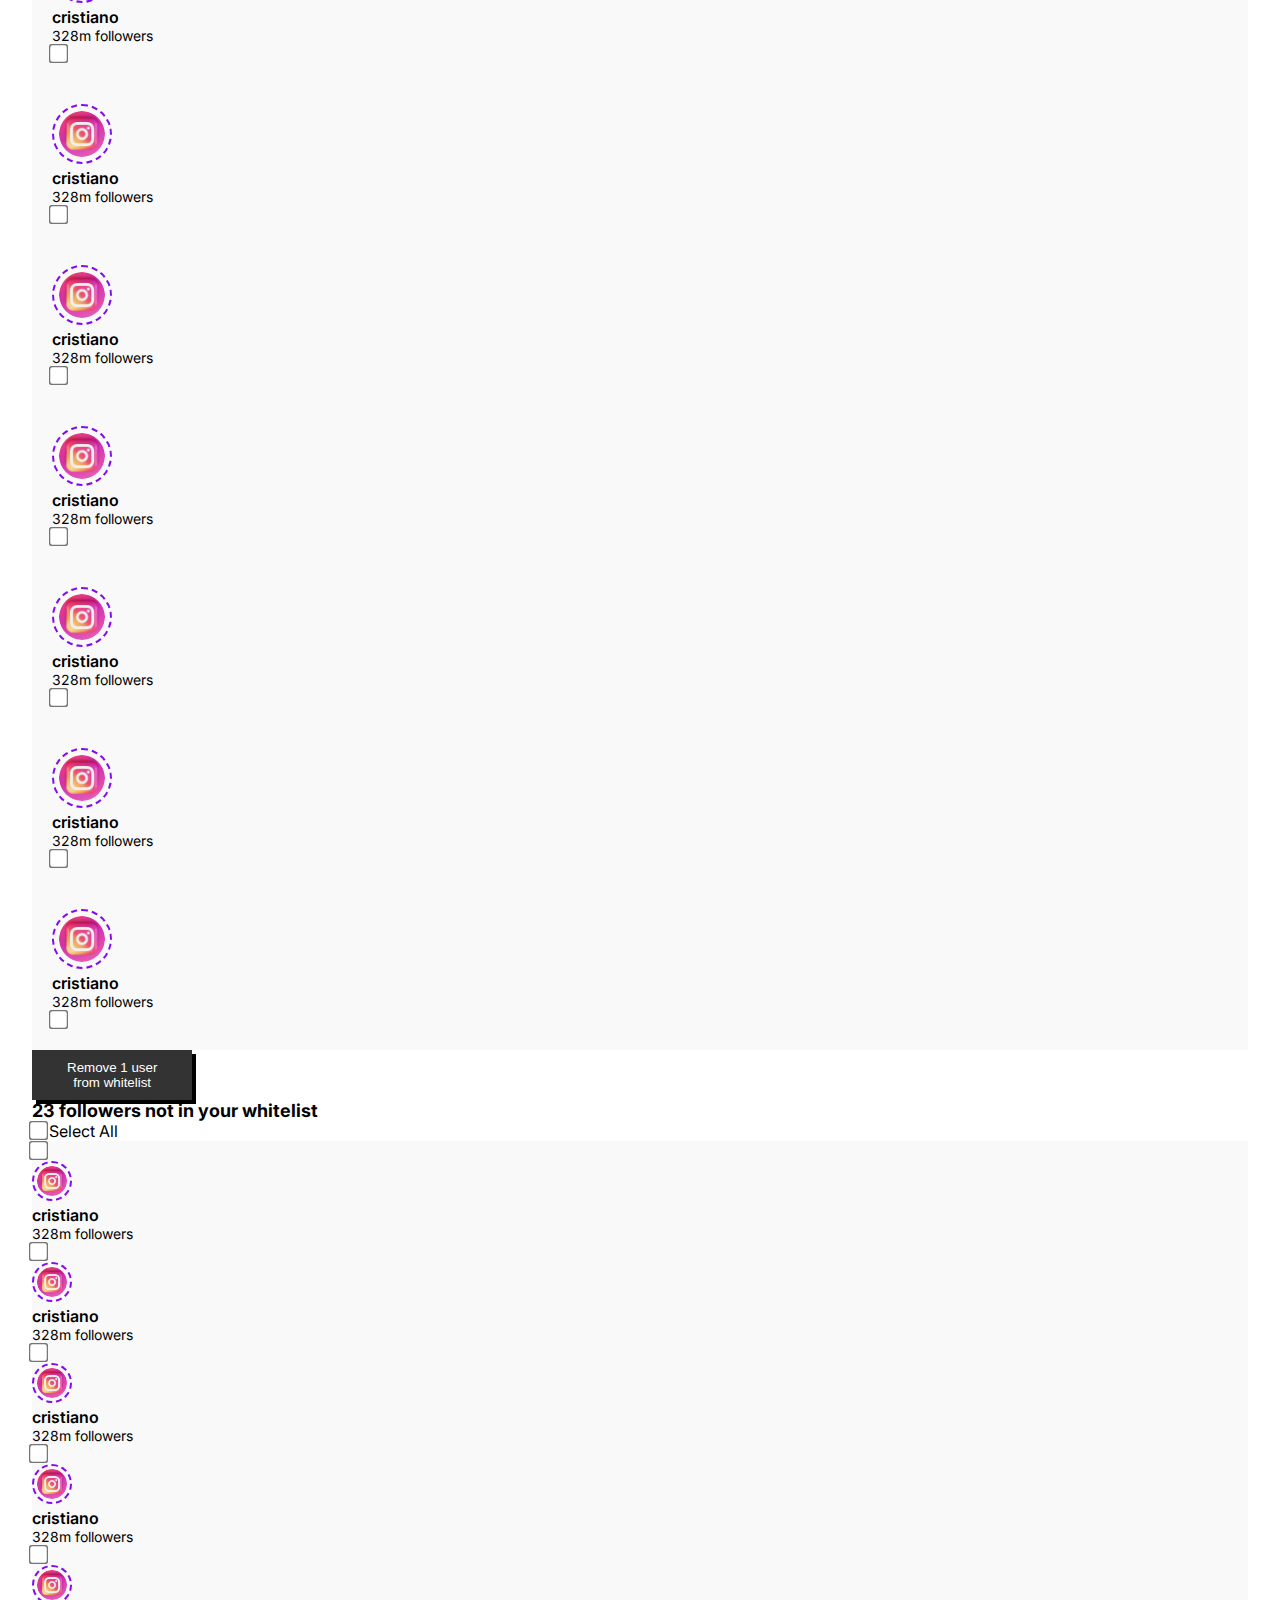
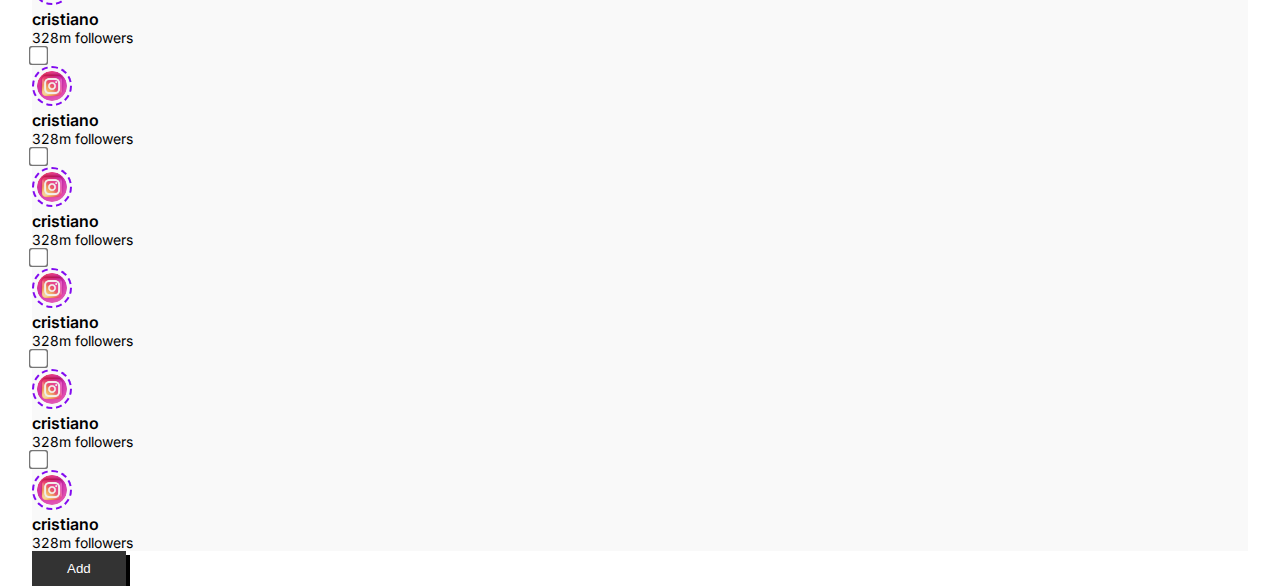
<file: account-setting-wi.html>
<!DOCTYPE html>
<html lang="en">
<head>
    <meta charset="UTF-8">
    <meta http-equiv="X-UA-Compatible" content="IE=edge">
    <meta name="viewport" content="width=device-width, initial-scale=1.0">
    <title>Vuhu</title>
    <!-- font wesome  -->
    <link href="https://cdnjs.cloudflare.com/ajax/libs/font-awesome/5.13.0/css/all.min.css" rel="stylesheet">
    <!-- google font inter  -->
    <link rel="preconnect" href="https://fonts.googleapis.com">
    <link rel="preconnect" href="https://fonts.gstatic.com" crossorigin>
    <link href="https://fonts.googleapis.com/css2?family=Inter:wght@100;200;300;400;500;600;700;800;900&display=swap" rel="stylesheet">
    <!-- boostrap style -->
    <link href="https://cdn.jsdelivr.net/npm/bootstrap@5.1.0/dist/css/bootstrap.min.css" rel="stylesheet" integrity="sha384-KyZXEAg3QhqLMpG8r+8fhAXLRk2vvoC2f3B09zVXn8CA5QIVfZOJ3BCsw2P0p/We" crossorigin="anonymous">
    <!-- style css  -->
    <link rel="stylesheet" href="assets/css/style.css">
</head>
<body>
    <header class="bg-gradient">
        <div class="container-fluid">
            <div class="bg-gradient-menu-area navigation-area">
                <a class="logo-link" href="index.html">
                    <div class="vuhu-logo">
                            <div class="logo-image">
                                <img src="images/logo.png" alt="logo">
                            </div>
                            <div class="logo-tile">
                                <h2 >vuhu</h2>
                            </div>
                    </div>
                </a>
                    <div class="bg-gradient-nav navigation">
                        <ul class="desktop-menu">
                            <!-- add class name active for notification active -->
                            <li class="notification-icon active">
                                <i class="far fa-bell"></i>
                            <span class="notification-alert"></span>
                            </li>
                            <li class="profile-img-area">
                                <img class="profile-img" class="" src="images/profile-img.png" alt="">
                            </li>
                        </ul>
                        <!-- mobile menu click icon  -->
                        <ul class="mobile-navigation">
                            <li>
                                <i class="mobile-toggle-icon fas fa-bars"></i>
                            </li>
                        </ul>
                    </div>
                    <!-- mobile slider nemu  -->
                    <div class="mobile-menu">
                        <div class="menu-close-button">
                            <i class="fas fa-times mobile-slider-close"></i>
                        </div>
                        <div class="monile-menu-link">
                            <a class="dashboart-activity color-grey-3 ms-0" href="#">
                                <div class="row">
                                    <div class="col-2">
                                        <img class="dasboard-icon" src="images/mobile-dashboard-icon.png" alt="dashboard-icon">
                                    </div>
                                    <div class="col-9">
                                        <span class="Dashboard-title">Dashboard</span>
                                    </div>
                                    
                                </div>
                            </a>
                            <h5 class="account-title color-white">Accounts</h5>
                            <a class="add-account my-3" href="javascript:void(0)">
                                <img class="add-account-accoun-imag me-2" src="images/insta.png" alt="img">
                                 <span class="account-name font-18">@insta_vuhu</span>
                             </a>
                             <a class="add-account color-grey-3 my-3" href="#">
                                  <span class="account-link ms-4">Favourite Accounts</span>
                              </a>
                              <a class="add-account color-grey-3 my-3" href="#">
                                 <span class="account-link ms-4">Whitelist (2.1k)</span>
                             </a>
                            <a class="add-account color-violet ml-0" href="account-add.html">
                                <i class="me-4 fas fa-plus-square"></i>
                                <span>Connect New Account</span>
                            </a>
                        </div>
                        <div class="mobile-slider-nav-logout">
                            <a class="color-white ms-5" href="index.html">
                                <i class="fas fa-power-off"></i><span class="color-white ms-2">Log Out</span>
                            </a>
                        </div>
                        
                    </div>
            </div>
        </div>
    </header>
       <section class="account-setting-section account-add-fav-aco">
            <div class="container-fluid">
                <div class="row">
                    <!-- whitlist left side area -->
                    <div class="col-md-3 d-none d-md-block" >
                        <div class="account-leftside">
                            <a class="dashboart-activity color-grey-3" href="#">
                                <div class="row">
                                    <div class="col-2">
                                        <img class="dasboard-icon" src="images/dashboar-icon.png" alt="dashboard-icon">
                                    </div>
                                    <div class="col-9">
                                        <span class="Dashboard-title">Dashboard</span>
                                    </div>
                                    
                                </div>
                            </a>
                            <h5 class="account-title color-grey-2">Accounts</h5>
                            <a class="add-account my-3" href="javascript:void(0)">
                               <img class="add-account-accoun-imag me-2" src="images/insta.png" alt="img">
                                <span class="account-name font-18">@insta_vuhu</span>
                            </a>
                            <a class="add-account color-grey-3 my-3" href="#">
                                 <span class="account-link ms-4">Favourite Accounts</span>
                             </a>
                             <a class="add-account color-grey-3 my-3" href="#">
                                <span class="account-link ms-4">Whitelist (2.1k)</span>
                            </a>
                            <a class="add-account color-grey-3 my-3" href="#">
                                <span class="account-link ms-4">Disconnect Account</span>
                            </a>
                            <a class="add-account color-disable ms-0 mt-5" href="javascript:void(0)">
                                <i class="me-4 fas fa-plus-square"></i>
                                <span>Connect New Account</span>
                            </a>
                            <div class="account-add-fav-aco-logout">
                            <a class="color-grey-3 ms-5" href="index.html">
                                <i class="fas fa-power-off"></i><span class="color-grey-3 ms-2">Log Out</span>
                            </a>
                        </div>

                        </div>
                    </div>
                    <!-- Whitlist Right side area  -->
                    <div class="col-12 col-md-9">
                        <div class="row">
                            <!-- whitlist Right side part One -->
                            <div class="col-12 col-md-12 col-xl-8">
                                <!-- whitlist part one title -->
                                <div class="account-setting-wi-area col-md-12">
                                    <div class=" col-12 col-md-8 col-xl-12 ">
                                        <h4 class="account-setting-wi-title font-24" >Whitelist</h4>
                                        <div class="row">
                                            <div class="col-3 col-md-2 pe-0">
                                                <label>
                                                <input class="whitelist-account-all me-2" type="checkbox" id="selectAllWhitelist">
                                                All  </label>
                                            </div>
                                            <p class="col-9 col-md-6 ps-0">2.1k follower Selected</p>
                                        </div>
                                    </div>
                                </div>
                                <!-- whitlist part one card area   -->
                                <div class="row whitelist-account-card-area">
                                    <!-- whitlist sigle account -->
                                    <!-- start whitelist account single account-->
                                        <div class="account col-12 col-md-6 col-xl-6 px-0 px-md-2 my-2">
                                            <div class="alert-box col-12 ">
                                                <div class="row justify-content-center justify-content-md-start">
                                                    <div class="col-10 px-0 px-md-2">
                                                        <div class="row">
                                                            <div class="col-3 col-md-4 px-0 px-md-2">
                                                                <img class="alert-imag alert-fav-aco-img" src="images/insta.png" alt="insta">
                                                            </div>
                                                            <div class="col-9 col-md-8 d-flex flex-column justify-content-center px-0 px-md-2  ">
                                                                <h3 class="alert-title font-16">cristiano</h3>
                                                                <p class="alert-sub-title font-14 mb-0">328m followers</p>
                                                            </div>
                                                        </div>
                                                    </div>
                                                    <div class="col-1 col-md-2 px-0 px-md-2 d-flex justify-content-center align-items-center">
                                                        <input type="checkbox" class="whitelist-account">
                                                    </div>
                                                </div>
                                            </div>
                                        </div>
                                        <!--end whitelist account single account-->
                                         <!-- start whitelist account single account-->
                                         <div class="account col-12 col-md-6 col-xl-6 px-0 px-md-2 my-2">
                                            <div class="alert-box col-12 ">
                                                <div class="row justify-content-center justify-content-md-start">
                                                    <div class="col-10 px-0 px-md-2">
                                                        <div class="row">
                                                            <div class="col-3 col-md-4 px-0 px-md-2">
                                                                <img class="alert-imag alert-fav-aco-img" src="images/insta.png" alt="insta">
                                                            </div>
                                                            <div class="col-9 col-md-8 d-flex flex-column justify-content-center px-0 px-md-2  ">
                                                                <h3 class="alert-title font-16">cristiano</h3>
                                                                <p class="alert-sub-title font-14 mb-0">328m followers</p>
                                                            </div>
                                                        </div>
                                                    </div>
                                                    <div class="col-1 col-md-2 px-0 px-md-2 d-flex justify-content-center align-items-center">
                                                        <input type="checkbox" class="whitelist-account">
                                                    </div>
                                                </div>
                                            </div>
                                        </div>
                                        <!--end whitelist account single account-->
                                         <!-- start whitelist account single account-->
                                         <div class="account col-12 col-md-6 col-xl-6 px-0 px-md-2 my-2">
                                            <div class="alert-box col-12 ">
                                                <div class="row justify-content-center justify-content-md-start">
                                                    <div class="col-10 px-0 px-md-2">
                                                        <div class="row">
                                                            <div class="col-3 col-md-4 px-0 px-md-2">
                                                                <img class="alert-imag alert-fav-aco-img" src="images/insta.png" alt="insta">
                                                            </div>
                                                            <div class="col-9 col-md-8 d-flex flex-column justify-content-center px-0 px-md-2  ">
                                                                <h3 class="alert-title font-16">cristiano</h3>
                                                                <p class="alert-sub-title font-14 mb-0">328m followers</p>
                                                            </div>
                                                        </div>
                                                    </div>
                                                    <div class="col-1 col-md-2 px-0 px-md-2 d-flex justify-content-center align-items-center">
                                                        <input type="checkbox" class="whitelist-account">
                                                    </div>
                                                </div>
                                            </div>
                                        </div>
                                        <!--end whitelist account single account-->
                                         <!-- start whitelist account single account-->
                                         <div class="account col-12 col-md-6 col-xl-6 px-0 px-md-2 my-2">
                                            <div class="alert-box col-12 ">
                                                <div class="row justify-content-center justify-content-md-start">
                                                    <div class="col-10 px-0 px-md-2">
                                                        <div class="row">
                                                            <div class="col-3 col-md-4 px-0 px-md-2">
                                                                <img class="alert-imag alert-fav-aco-img" src="images/insta.png" alt="insta">
                                                            </div>
                                                            <div class="col-9 col-md-8 d-flex flex-column justify-content-center px-0 px-md-2  ">
                                                                <h3 class="alert-title font-16">cristiano</h3>
                                                                <p class="alert-sub-title font-14 mb-0">328m followers</p>
                                                            </div>
                                                        </div>
                                                    </div>
                                                    <div class="col-1 col-md-2 px-0 px-md-2 d-flex justify-content-center align-items-center">
                                                        <input type="checkbox" class="whitelist-account">
                                                    </div>
                                                </div>
                                            </div>
                                        </div>
                                        <!--end whitelist account single account-->
                                         <!-- start whitelist account single account-->
                                         <div class="account col-12 col-md-6 col-xl-6 px-0 px-md-2 my-2">
                                            <div class="alert-box col-12 ">
                                                <div class="row justify-content-center justify-content-md-start">
                                                    <div class="col-10 px-0 px-md-2">
                                                        <div class="row">
                                                            <div class="col-3 col-md-4 px-0 px-md-2">
                                                                <img class="alert-imag alert-fav-aco-img" src="images/insta.png" alt="insta">
                                                            </div>
                                                            <div class="col-9 col-md-8 d-flex flex-column justify-content-center px-0 px-md-2  ">
                                                                <h3 class="alert-title font-16">cristiano</h3>
                                                                <p class="alert-sub-title font-14 mb-0">328m followers</p>
                                                            </div>
                                                        </div>
                                                    </div>
                                                    <div class="col-1 col-md-2 px-0 px-md-2 d-flex justify-content-center align-items-center">
                                                        <input type="checkbox" class="whitelist-account">
                                                    </div>
                                                </div>
                                            </div>
                                        </div>
                                        <!--end whitelist account single account-->
                                         <!-- start whitelist account single account-->
                                         <div class="account col-12 col-md-6 col-xl-6 px-0 px-md-2 my-2">
                                            <div class="alert-box col-12 ">
                                                <div class="row justify-content-center justify-content-md-start">
                                                    <div class="col-10 px-0 px-md-2">
                                                        <div class="row">
                                                            <div class="col-3 col-md-4 px-0 px-md-2">
                                                                <img class="alert-imag alert-fav-aco-img" src="images/insta.png" alt="insta">
                                                            </div>
                                                            <div class="col-9 col-md-8 d-flex flex-column justify-content-center px-0 px-md-2  ">
                                                                <h3 class="alert-title font-16">cristiano</h3>
                                                                <p class="alert-sub-title font-14 mb-0">328m followers</p>
                                                            </div>
                                                        </div>
                                                    </div>
                                                    <div class="col-1 col-md-2 px-0 px-md-2 d-flex justify-content-center align-items-center">
                                                        <input type="checkbox" class="whitelist-account">
                                                    </div>
                                                </div>
                                            </div>
                                        </div>
                                        <!--end whitelist account single account-->
                                         <!-- start whitelist account single account-->
                                         <div class="account col-12 col-md-6 col-xl-6 px-0 px-md-2 my-2">
                                            <div class="alert-box col-12 ">
                                                <div class="row justify-content-center justify-content-md-start">
                                                    <div class="col-10 px-0 px-md-2">
                                                        <div class="row">
                                                            <div class="col-3 col-md-4 px-0 px-md-2">
                                                                <img class="alert-imag alert-fav-aco-img" src="images/insta.png" alt="insta">
                                                            </div>
                                                            <div class="col-9 col-md-8 d-flex flex-column justify-content-center px-0 px-md-2  ">
                                                                <h3 class="alert-title font-16">cristiano</h3>
                                                                <p class="alert-sub-title font-14 mb-0">328m followers</p>
                                                            </div>
                                                        </div>
                                                    </div>
                                                    <div class="col-1 col-md-2 px-0 px-md-2 d-flex justify-content-center align-items-center">
                                                        <input type="checkbox" class="whitelist-account">
                                                    </div>
                                                </div>
                                            </div>
                                        </div>
                                        <!--end whitelist account single account-->
                                         <!-- start whitelist account single account-->
                                         <div class="account col-12 col-md-6 col-xl-6 px-0 px-md-2 my-2">
                                            <div class="alert-box col-12 ">
                                                <div class="row justify-content-center justify-content-md-start">
                                                    <div class="col-10 px-0 px-md-2">
                                                        <div class="row">
                                                            <div class="col-3 col-md-4 px-0 px-md-2">
                                                                <img class="alert-imag alert-fav-aco-img" src="images/insta.png" alt="insta">
                                                            </div>
                                                            <div class="col-9 col-md-8 d-flex flex-column justify-content-center px-0 px-md-2  ">
                                                                <h3 class="alert-title font-16">cristiano</h3>
                                                                <p class="alert-sub-title font-14 mb-0">328m followers</p>
                                                            </div>
                                                        </div>
                                                    </div>
                                                    <div class="col-1 col-md-2 px-0 px-md-2 d-flex justify-content-center align-items-center">
                                                        <input type="checkbox" class="whitelist-account">
                                                    </div>
                                                </div>
                                            </div>
                                        </div>
                                        <!--end whitelist account single account-->
                                         <!-- start whitelist account single account-->
                                         <div class="account col-12 col-md-6 col-xl-6 px-0 px-md-2 my-2">
                                            <div class="alert-box col-12 ">
                                                <div class="row justify-content-center justify-content-md-start">
                                                    <div class="col-10 px-0 px-md-2">
                                                        <div class="row">
                                                            <div class="col-3 col-md-4 px-0 px-md-2">
                                                                <img class="alert-imag alert-fav-aco-img" src="images/insta.png" alt="insta">
                                                            </div>
                                                            <div class="col-9 col-md-8 d-flex flex-column justify-content-center px-0 px-md-2  ">
                                                                <h3 class="alert-title font-16">cristiano</h3>
                                                                <p class="alert-sub-title font-14 mb-0">328m followers</p>
                                                            </div>
                                                        </div>
                                                    </div>
                                                    <div class="col-1 col-md-2 px-0 px-md-2 d-flex justify-content-center align-items-center">
                                                        <input type="checkbox" class="whitelist-account">
                                                    </div>
                                                </div>
                                            </div>
                                        </div>
                                        <!--end whitelist account single account-->
                                         <!-- start whitelist account single account-->
                                         <div class="account col-12 col-md-6 col-xl-6 px-0 px-md-2 my-2">
                                            <div class="alert-box col-12 ">
                                                <div class="row justify-content-center justify-content-md-start">
                                                    <div class="col-10 px-0 px-md-2">
                                                        <div class="row">
                                                            <div class="col-3 col-md-4 px-0 px-md-2">
                                                                <img class="alert-imag alert-fav-aco-img" src="images/insta.png" alt="insta">
                                                            </div>
                                                            <div class="col-9 col-md-8 d-flex flex-column justify-content-center px-0 px-md-2  ">
                                                                <h3 class="alert-title font-16">cristiano</h3>
                                                                <p class="alert-sub-title font-14 mb-0">328m followers</p>
                                                            </div>
                                                        </div>
                                                    </div>
                                                    <div class="col-1 col-md-2 px-0 px-md-2 d-flex justify-content-center align-items-center">
                                                        <input type="checkbox" class="whitelist-account">
                                                    </div>
                                                </div>
                                            </div>
                                        </div>
                                        <!--end whitelist account single account-->
                                         <!-- start whitelist account single account-->
                                         <div class="account col-12 col-md-6 col-xl-6 px-0 px-md-2 my-2">
                                            <div class="alert-box col-12 ">
                                                <div class="row justify-content-center justify-content-md-start">
                                                    <div class="col-10 px-0 px-md-2">
                                                        <div class="row">
                                                            <div class="col-3 col-md-4 px-0 px-md-2">
                                                                <img class="alert-imag alert-fav-aco-img" src="images/insta.png" alt="insta">
                                                            </div>
                                                            <div class="col-9 col-md-8 d-flex flex-column justify-content-center px-0 px-md-2  ">
                                                                <h3 class="alert-title font-16">cristiano</h3>
                                                                <p class="alert-sub-title font-14 mb-0">328m followers</p>
                                                            </div>
                                                        </div>
                                                    </div>
                                                    <div class="col-1 col-md-2 px-0 px-md-2 d-flex justify-content-center align-items-center">
                                                        <input type="checkbox" class="whitelist-account">
                                                    </div>
                                                </div>
                                            </div>
                                        </div>
                                        <!--end whitelist account single account-->
                                         <!-- start whitelist account single account-->
                                         <div class="account col-12 col-md-6 col-xl-6 px-0 px-md-2 my-2">
                                            <div class="alert-box col-12 ">
                                                <div class="row justify-content-center justify-content-md-start">
                                                    <div class="col-10 px-0 px-md-2">
                                                        <div class="row">
                                                            <div class="col-3 col-md-4 px-0 px-md-2">
                                                                <img class="alert-imag alert-fav-aco-img" src="images/insta.png" alt="insta">
                                                            </div>
                                                            <div class="col-9 col-md-8 d-flex flex-column justify-content-center px-0 px-md-2  ">
                                                                <h3 class="alert-title font-16">cristiano</h3>
                                                                <p class="alert-sub-title font-14 mb-0">328m followers</p>
                                                            </div>
                                                        </div>
                                                    </div>
                                                    <div class="col-1 col-md-2 px-0 px-md-2 d-flex justify-content-center align-items-center">
                                                        <input type="checkbox" class="whitelist-account">
                                                    </div>
                                                </div>
                                            </div>
                                        </div>
                                        <!--end whitelist account single account-->
                                        
                                </div>
                                <div class="whitlist-remove-button-area my-4 text-center text-md-start">
                                    <button class="whitlist-remove-button" >
                                        Remove 1 user <br> from whitelist
                                    </button>
                                </div>

                            </div>
                            <!-- end whitlist Right side part One -->
                            <div class="col-md-12 col-xl-4">
                                <h4 class="account-setting-wi-title font-18" >23 followers not in your whitelist</h4>
                                <div class="row ">
                                    <div class="col-12 pe-0 mb-4">
                                        <label>
                                        <input class="whitelist-account-all me-2" type="checkbox" id="selectAllWhitelist">
                                        Select All  </label>
                                    </div>
                                    <!-- follower not white list  -->
                                    <div class="">
                                        <div class="row not-whitelist-account-card-area  mt-2">
                                        <!-- single card notwhitelsit card -->
                                         <div class="col-8 col-md-6 col-xl-12 px-0 px-md-2 my-3">
                                            <div class="not-whitelist-card col-12 ">
                                                <div class="row justify-content-center justify-content-md-start">
                                                    <div class="col-3 col-md-2 px-0 px-md-2 d-flex justify-content-center align-items-center">
                                                        <input type="checkbox" class="whitelist-account">
                                                    </div>
                                                    <div class="col-8 px-0 px-md-2">
                                                        <div class="row">
                                                            <div class="col-3 col-md-3 px-0 px-md-2 pe-md-0">
                                                                <img class="not-whitelist-img alert-fav-aco-img" src="images/insta.png" alt="insta">
                                                            </div>
                                                            <div class="col-9 col-md-8 d-flex flex-column justify-content-center px-0 px-md-2  ps-md-0">
                                                                <h3 class="alert-title font-16 mb-0">cristiano</h3>
                                                                <p class="alert-sub-title font-14 mb-0">328m followers</p>
                                                            </div>
                                                        </div>
                                                    </div>
                                                </div>
                                            </div>
                                        </div>
                                        <!-- End single card notwhitelsit card -->
                                         <!-- single card notwhitelsit card -->
                                         <div class="col-8 col-md-6 col-xl-12 px-0 px-md-2 my-3">
                                            <div class="not-whitelist-card col-12 ">
                                                <div class="row justify-content-center justify-content-md-start">
                                                    <div class="col-3 col-md-2 px-0 px-md-2 d-flex justify-content-center align-items-center">
                                                        <input type="checkbox" class="whitelist-account">
                                                    </div>
                                                    <div class="col-8 px-0 px-md-2">
                                                        <div class="row">
                                                            <div class="col-3 col-md-3 px-0 px-md-2 pe-md-0">
                                                                <img class="not-whitelist-img alert-fav-aco-img" src="images/insta.png" alt="insta">
                                                            </div>
                                                            <div class="col-9 col-md-8 d-flex flex-column justify-content-center px-0 px-md-2  ps-md-0">
                                                                <h3 class="alert-title font-16 mb-0">cristiano</h3>
                                                                <p class="alert-sub-title font-14 mb-0">328m followers</p>
                                                            </div>
                                                        </div>
                                                    </div>
                                                </div>
                                            </div>
                                        </div>
                                        <!-- End single card notwhitelsit card -->
                                         <!-- single card notwhitelsit card -->
                                         <div class="col-8 col-md-6 col-xl-12 px-0 px-md-2 my-3">
                                            <div class="not-whitelist-card col-12 ">
                                                <div class="row justify-content-center justify-content-md-start">
                                                    <div class="col-3 col-md-2 px-0 px-md-2 d-flex justify-content-center align-items-center">
                                                        <input type="checkbox" class="whitelist-account">
                                                    </div>
                                                    <div class="col-8 px-0 px-md-2">
                                                        <div class="row">
                                                            <div class="col-3 col-md-3 px-0 px-md-2 pe-md-0">
                                                                <img class="not-whitelist-img alert-fav-aco-img" src="images/insta.png" alt="insta">
                                                            </div>
                                                            <div class="col-9 col-md-8 d-flex flex-column justify-content-center px-0 px-md-2  ps-md-0">
                                                                <h3 class="alert-title font-16 mb-0">cristiano</h3>
                                                                <p class="alert-sub-title font-14 mb-0">328m followers</p>
                                                            </div>
                                                        </div>
                                                    </div>
                                                </div>
                                            </div>
                                        </div>
                                        <!-- End single card notwhitelsit card -->
                                         <!-- single card notwhitelsit card -->
                                         <div class="col-8 col-md-6 col-xl-12 px-0 px-md-2 my-3">
                                            <div class="not-whitelist-card col-12 ">
                                                <div class="row justify-content-center justify-content-md-start">
                                                    <div class="col-3 col-md-2 px-0 px-md-2 d-flex justify-content-center align-items-center">
                                                        <input type="checkbox" class="whitelist-account">
                                                    </div>
                                                    <div class="col-8 px-0 px-md-2">
                                                        <div class="row">
                                                            <div class="col-3 col-md-3 px-0 px-md-2 pe-md-0">
                                                                <img class="not-whitelist-img alert-fav-aco-img" src="images/insta.png" alt="insta">
                                                            </div>
                                                            <div class="col-9 col-md-8 d-flex flex-column justify-content-center px-0 px-md-2  ps-md-0">
                                                                <h3 class="alert-title font-16 mb-0">cristiano</h3>
                                                                <p class="alert-sub-title font-14 mb-0">328m followers</p>
                                                            </div>
                                                        </div>
                                                    </div>
                                                </div>
                                            </div>
                                        </div>
                                        <!-- End single card notwhitelsit card -->
                                         <!-- single card notwhitelsit card -->
                                         <div class="col-8 col-md-6 col-xl-12 px-0 px-md-2 my-3">
                                            <div class="not-whitelist-card col-12 ">
                                                <div class="row justify-content-center justify-content-md-start">
                                                    <div class="col-3 col-md-2 px-0 px-md-2 d-flex justify-content-center align-items-center">
                                                        <input type="checkbox" class="whitelist-account">
                                                    </div>
                                                    <div class="col-8 px-0 px-md-2">
                                                        <div class="row">
                                                            <div class="col-3 col-md-3 px-0 px-md-2 pe-md-0">
                                                                <img class="not-whitelist-img alert-fav-aco-img" src="images/insta.png" alt="insta">
                                                            </div>
                                                            <div class="col-9 col-md-8 d-flex flex-column justify-content-center px-0 px-md-2  ps-md-0">
                                                                <h3 class="alert-title font-16 mb-0">cristiano</h3>
                                                                <p class="alert-sub-title font-14 mb-0">328m followers</p>
                                                            </div>
                                                        </div>
                                                    </div>
                                                </div>
                                            </div>
                                        </div>
                                        <!-- End single card notwhitelsit card -->
                                         <!-- single card notwhitelsit card -->
                                         <div class="col-8 col-md-6 col-xl-12 px-0 px-md-2 my-3">
                                            <div class="not-whitelist-card col-12 ">
                                                <div class="row justify-content-center justify-content-md-start">
                                                    <div class="col-3 col-md-2 px-0 px-md-2 d-flex justify-content-center align-items-center">
                                                        <input type="checkbox" class="whitelist-account">
                                                    </div>
                                                    <div class="col-8 px-0 px-md-2">
                                                        <div class="row">
                                                            <div class="col-3 col-md-3 px-0 px-md-2 pe-md-0">
                                                                <img class="not-whitelist-img alert-fav-aco-img" src="images/insta.png" alt="insta">
                                                            </div>
                                                            <div class="col-9 col-md-8 d-flex flex-column justify-content-center px-0 px-md-2  ps-md-0">
                                                                <h3 class="alert-title font-16 mb-0">cristiano</h3>
                                                                <p class="alert-sub-title font-14 mb-0">328m followers</p>
                                                            </div>
                                                        </div>
                                                    </div>
                                                </div>
                                            </div>
                                        </div>
                                        <!-- End single card notwhitelsit card -->
                                         <!-- single card notwhitelsit card -->
                                         <div class="col-8 col-md-6 col-xl-12 px-0 px-md-2 my-3">
                                            <div class="not-whitelist-card col-12 ">
                                                <div class="row justify-content-center justify-content-md-start">
                                                    <div class="col-3 col-md-2 px-0 px-md-2 d-flex justify-content-center align-items-center">
                                                        <input type="checkbox" class="whitelist-account">
                                                    </div>
                                                    <div class="col-8 px-0 px-md-2">
                                                        <div class="row">
                                                            <div class="col-3 col-md-3 px-0 px-md-2 pe-md-0">
                                                                <img class="not-whitelist-img alert-fav-aco-img" src="images/insta.png" alt="insta">
                                                            </div>
                                                            <div class="col-9 col-md-8 d-flex flex-column justify-content-center px-0 px-md-2  ps-md-0">
                                                                <h3 class="alert-title font-16 mb-0">cristiano</h3>
                                                                <p class="alert-sub-title font-14 mb-0">328m followers</p>
                                                            </div>
                                                        </div>
                                                    </div>
                                                </div>
                                            </div>
                                        </div>
                                        <!-- End single card notwhitelsit card -->
                                         <!-- single card notwhitelsit card -->
                                         <div class="col-8 col-md-6 col-xl-12 px-0 px-md-2 my-3">
                                            <div class="not-whitelist-card col-12 ">
                                                <div class="row justify-content-center justify-content-md-start">
                                                    <div class="col-3 col-md-2 px-0 px-md-2 d-flex justify-content-center align-items-center">
                                                        <input type="checkbox" class="whitelist-account">
                                                    </div>
                                                    <div class="col-8 px-0 px-md-2">
                                                        <div class="row">
                                                            <div class="col-3 col-md-3 px-0 px-md-2 pe-md-0">
                                                                <img class="not-whitelist-img alert-fav-aco-img" src="images/insta.png" alt="insta">
                                                            </div>
                                                            <div class="col-9 col-md-8 d-flex flex-column justify-content-center px-0 px-md-2  ps-md-0">
                                                                <h3 class="alert-title font-16 mb-0">cristiano</h3>
                                                                <p class="alert-sub-title font-14 mb-0">328m followers</p>
                                                            </div>
                                                        </div>
                                                    </div>
                                                </div>
                                            </div>
                                        </div>
                                        <!-- End single card notwhitelsit card -->
                                        
                                         <!-- single card notwhitelsit card -->
                                         <div class="col-8 col-md-6 col-xl-12 px-0 px-md-2 my-3">
                                            <div class="not-whitelist-card col-12 ">
                                                <div class="row justify-content-center justify-content-md-start">
                                                    <div class="col-3 col-md-2 px-0 px-md-2 d-flex justify-content-center align-items-center">
                                                        <input type="checkbox" class="whitelist-account">
                                                    </div>
                                                    <div class="col-8 px-0 px-md-2">
                                                        <div class="row">
                                                            <div class="col-3 col-md-3 px-0 px-md-2 pe-md-0">
                                                                <img class="not-whitelist-img alert-fav-aco-img" src="images/insta.png" alt="insta">
                                                            </div>
                                                            <div class="col-9 col-md-8 d-flex flex-column justify-content-center px-0 px-md-2  ps-md-0">
                                                                <h3 class="alert-title font-16 mb-0">cristiano</h3>
                                                                <p class="alert-sub-title font-14 mb-0">328m followers</p>
                                                            </div>
                                                        </div>
                                                    </div>
                                                </div>
                                            </div>
                                        </div>
                                        <!-- End single card notwhitelsit card -->
                                         <!-- single card notwhitelsit card -->
                                         <div class="col-8 col-md-6 col-xl-12 px-0 px-md-2 my-3">
                                            <div class="not-whitelist-card col-12 ">
                                                <div class="row justify-content-center justify-content-md-start">
                                                    <div class="col-3 col-md-2 px-0 px-md-2 d-flex justify-content-center align-items-center">
                                                        <input type="checkbox" class="whitelist-account">
                                                    </div>
                                                    <div class="col-8 px-0 px-md-2">
                                                        <div class="row">
                                                            <div class="col-3 col-md-3 px-0 px-md-2 pe-md-0">
                                                                <img class="not-whitelist-img alert-fav-aco-img" src="images/insta.png" alt="insta">
                                                            </div>
                                                            <div class="col-9 col-md-8 d-flex flex-column justify-content-center px-0 px-md-2  ps-md-0">
                                                                <h3 class="alert-title font-16 mb-0">cristiano</h3>
                                                                <p class="alert-sub-title font-14 mb-0">328m followers</p>
                                                            </div>
                                                        </div>
                                                    </div>
                                                </div>
                                            </div>
                                        </div>
                                        <!-- End single card notwhitelsit card -->
                                       

                                        </div>
                                    </div>
                                </div>
                                <div class="not-whitelist-button text-center text-md-start my-md-3 mb-5 mt-2">
                                    <button class="whitlist-remove-button not-whitlist-button" >
                                       Add
                                    </button> 
                                </div>
                            </div>
                            <!-- whitlist Right side part Two  -->
                        </div>
                    </div>
                    <!-- End whitlist Right side area  -->
                </div>
            </div>
    </section>
<script>
        document.addEventListener("DOMContentLoaded", function(event) { 
         
       });
   </script>


  

    <!-- boostrap js  -->
         <script src="https://cdn.jsdelivr.net/npm/bootstrap@5.1.0/dist/js/bootstrap.bundle.min.js" integrity="sha384-U1DAWAznBHeqEIlVSCgzq+c9gqGAJn5c/t99JyeKa9xxaYpSvHU5awsuZVVFIhvj" crossorigin="anonymous"></script>
    <!-- main js -->
         <script src="assets/js/main.js"></script>
</body>
</html>
</file>
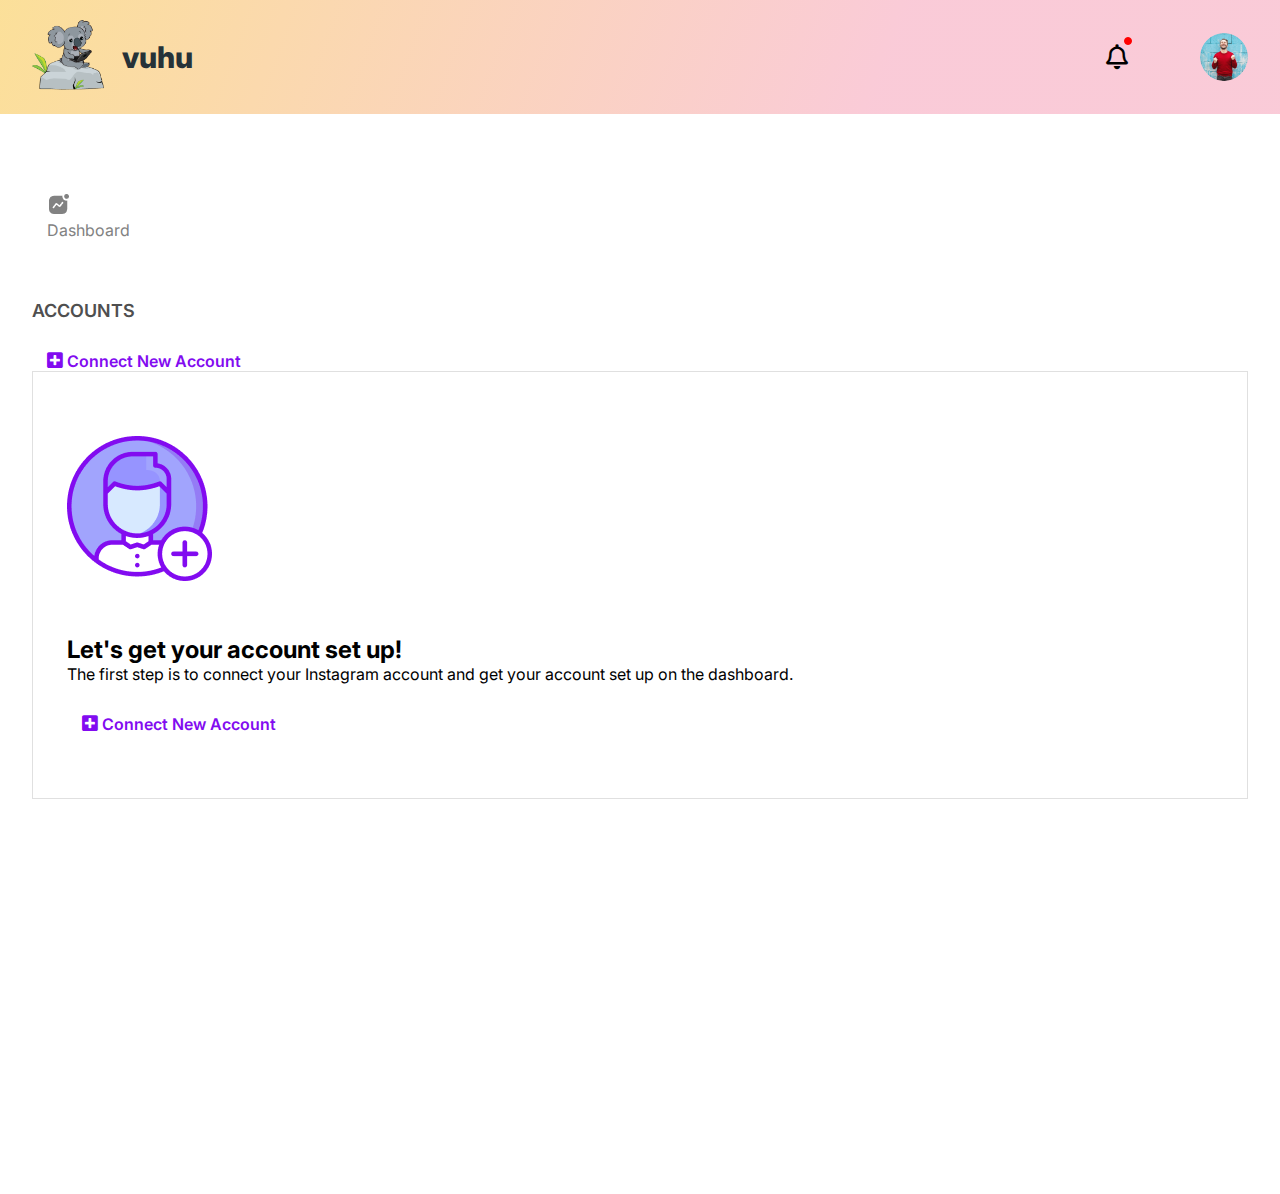
<file: account-setting.html>
<!DOCTYPE html>
<html lang="en">
<head>
    <meta charset="UTF-8">
    <meta http-equiv="X-UA-Compatible" content="IE=edge">
    <meta name="viewport" content="width=device-width, initial-scale=1.0">
    <title>Vuhu</title>
    <!-- font wesome  -->
    <link href="https://cdnjs.cloudflare.com/ajax/libs/font-awesome/5.13.0/css/all.min.css" rel="stylesheet">
    <!-- google font inter  -->
    <link rel="preconnect" href="https://fonts.googleapis.com">
    <link rel="preconnect" href="https://fonts.gstatic.com" crossorigin>
    <link href="https://fonts.googleapis.com/css2?family=Inter:wght@100;200;300;400;500;600;700;800;900&display=swap" rel="stylesheet">
    <!-- boostrap style -->
    <link href="https://cdn.jsdelivr.net/npm/bootstrap@5.1.0/dist/css/bootstrap.min.css" rel="stylesheet" integrity="sha384-KyZXEAg3QhqLMpG8r+8fhAXLRk2vvoC2f3B09zVXn8CA5QIVfZOJ3BCsw2P0p/We" crossorigin="anonymous">
    <!-- style css  -->
    <link rel="stylesheet" href="assets/css/style.css">

</head>
<body>
    <header class="bg-gradient">
        <div class="container-fluid">
            <div class="bg-gradient-menu-area navigation-area">
                <a class="logo-link" href="index.html">
                    <div class="vuhu-logo">
                            <div class="logo-image">
                                <img src="images/logo.png" alt="logo">
                            </div>
                            <div class="logo-tile">
                                <h2 >vuhu</h2>
                            </div>
                    </div>
                </a>
                    <div class="bg-gradient-nav navigation">
                        <ul class="desktop-menu">
                            <!-- add class name active for notification active -->
                            <li class="notification-icon active">
                                <i class="far fa-bell"></i>
                            <span class="notification-alert"></span>
                            </li>
                            <li class="profile-img-area">
                                <img class="profile-img" class="" src="images/profile-img.png" alt="">
                            </li>
                        </ul>
                        <!-- mobile menu click icon  -->
                        <ul class="mobile-navigation">
                            <li>
                                <i class="mobile-toggle-icon fas fa-bars"></i>
                            </li>
                        </ul>
                    </div>
                    <!-- mobile slider nemu  -->
                    <div class="mobile-menu">
                        <div class="menu-close-button">
                            <i class="fas fa-times mobile-slider-close"></i>
                        </div>
                        <div class="monile-menu-link">
                            <a class="dashboart-activity color-grey-3 ms-0" href="#">
                                <div class="row">
                                    <div class="col-2">
                                        <img class="dasboard-icon" src="images/mobile-dashboard-icon.png" alt="dashboard-icon">
                                    </div>
                                    <div class="col-9">
                                        <span class="Dashboard-title">Dashboard</span>
                                    </div>
                                    
                                </div>
                            </a>
                            <h5 class="account-title color-white">Accounts</h5>
                            <a class="add-account color-violet ml-0" href="account-add.html">
                                <i class="me-4 fas fa-plus-square"></i>
                                <span>Connect New Account</span>
                            </a>
                        </div>
                        <div class="mobile-slider-nav-logout">
                            <a class="color-white ms-5" href="index.html">
                                <i class="fas fa-power-off"></i><span class="color-white ms-2">Log Out</span>
                            </a>
                        </div>
                        
                    </div>
            </div>
        </div>
    </header>
       <section class="account-setting-section">
            <div class="container-fluid">
                <div class="row">
                    <div class="col-md-3 d-none d-md-block" >
                        <div class="account-leftside">
                            <a class="dashboart-activity color-grey-3" href="#">
                                <div class="row">
                                    <div class="col-2">
                                        <img class="dasboard-icon" src="images/dashboar-icon.png" alt="dashboard-icon">
                                    </div>
                                    <div class="col-9">
                                        <span class="Dashboard-title">Dashboard</span>
                                    </div>
                                    
                                </div>
                            </a>
                            <h5 class="account-title color-grey-2">Accounts</h5>
                            <a class="add-account color-violet ml-0" href="account-add.html">
                                <i class="me-4 fas fa-plus-square"></i>
                                <span>Connect New Account</span>
                            </a>

                        </div>
                    </div>
                    <div class="col-md-9" >
                        <div class="account-rightside">
                            <div class="account-setting-card text-center col-md-8">
                                <div class="card-add-user-img">
                                    <img class="image-upload" src="images/add-user-img.png" alt="user-img">
                                    <input type="file" id="add-image" >
                                </div>
                                <h3 class="account-setting-card-title mb-3">Let's get your account set up!</h3>
                                <p class="account-setting-card-desc mb-5">
                                    The first step is to connect your Instagram account and get your account set up on the dashboard.
                                </p>
                                <div class="add-user-link-inside-card">
                                    <a class="add-account color-violet ml-0" href="account-add.html">
                                        <i class="me-4 fas fa-plus-square"></i>
                                        <span>Connect New Account</span>
                                    </a>
                                </div>
                            </div>
                        </div>
                    </div>
                </div>
            </div>
       </section>
    

    <script>
        document.addEventListener("DOMContentLoaded", function(event) { 
            let imageUpload = document.querySelector('.image-upload');
            let addImage = document.querySelector('#add-image');
            imageUpload.addEventListener('click', (e)=> {
                addImage.click();
            })
        });
    </script>

    <!-- boostrap js  -->
         <script src="https://cdn.jsdelivr.net/npm/bootstrap@5.1.0/dist/js/bootstrap.bundle.min.js" integrity="sha384-U1DAWAznBHeqEIlVSCgzq+c9gqGAJn5c/t99JyeKa9xxaYpSvHU5awsuZVVFIhvj" crossorigin="anonymous"></script>
    <!-- main js -->
         <script src="assets/js/main.js"></script>
</body>
</html>
</file>
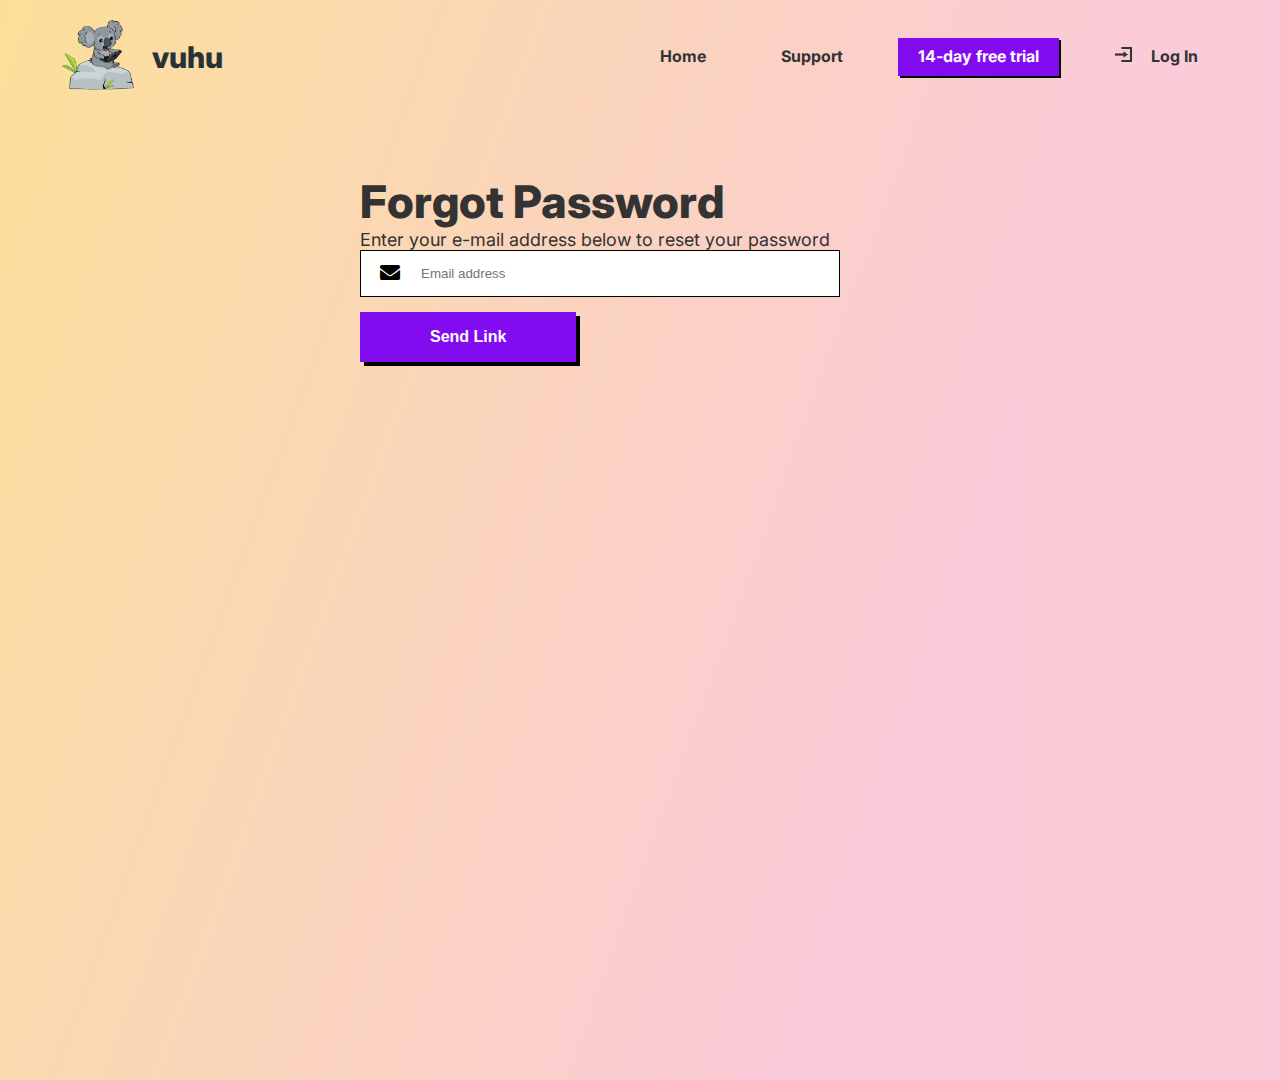
<file: forgotpassword.html>
<!DOCTYPE html>
<html lang="en">
<head>
    <meta charset="UTF-8">
    <meta http-equiv="X-UA-Compatible" content="IE=edge">
    <meta name="viewport" content="width=device-width, initial-scale=1.0">
    <title>Vuhu</title>
    <!-- font wesome  -->
    <link href="https://cdnjs.cloudflare.com/ajax/libs/font-awesome/5.13.0/css/all.min.css" rel="stylesheet">
    <!-- google font inter  -->
    <link rel="preconnect" href="https://fonts.googleapis.com">
    <link rel="preconnect" href="https://fonts.gstatic.com" crossorigin>
    <link href="https://fonts.googleapis.com/css2?family=Inter:wght@100;200;300;400;500;600;700;800;900&display=swap" rel="stylesheet">
    <!-- boostrap style -->
    <link href="https://cdn.jsdelivr.net/npm/bootstrap@5.1.0/dist/css/bootstrap.min.css" rel="stylesheet" integrity="sha384-KyZXEAg3QhqLMpG8r+8fhAXLRk2vvoC2f3B09zVXn8CA5QIVfZOJ3BCsw2P0p/We" crossorigin="anonymous">
    <!-- style css  -->
    <link rel="stylesheet" href="assets/css/style.css">

</head>
<body>
    <section class="login-page-area bg-gradient">
        <header>
            <div class="container-fluid">
                <div class="navigation-area">
                    <a class="logo-link" href="index.html">
                        <div class="vuhu-logo">
                                <div class="logo-image">
                                    <img src="images/logo.png" alt="logo">
                                </div>
                                <div class="logo-tile">
                                    <h2 >vuhu</h2>
                                </div>
                        </div>
                    </a>
                        <div class="navigation">
                            <ul class="desktop-menu">
                                <li><a href="index.html">home</a> </li>
                                <li><a href="support.html">support</a></li>
                                <li><a class="button-small" href="register.html">14-day free trial</a></li>
                                <li> <a href="login.html">
                                        <img class="login-icon" src="images/vector.png" alt="login-icon">
                                        <span>Log in</span>
                                    </a></li>
                            </ul>
                            <!-- mobile menu click icon  -->
                            <ul class="mobile-navigation">
                                <li><a class="button-small" href="register.html">14-day free trial</a></li>
                                <li>
                                    <i class="mobile-toggle-icon fas fa-bars"></i>
                                </li>
                            </ul>
                        </div>
                        <!-- mobile slider nemu  -->
                        <div class="mobile-menu">
                            <div class="menu-close-button">
                                <i class="fas fa-times mobile-slider-close"></i>
                            </div>
                            <div class="monile-menu-link">
                                <a onclick="closeSlider()" href="index.html">Home</a>
                                <a onclick="closeSlider();" href="support.html">Support</a>
                                <a onclick="closeSlider();" href="login.html">
                                    <span>Log in</span>
                                    <img class="login-icon" src="images/login-white.png" alt="login-icon">
                                </a>
                            </div>
                            <div class="mobile-menu-trial-button">
                                <a onclick="closeSlider();" class="button-small" href="register.html">14-day free trial</a>
                            </div>
                        </div>

                </div>
            </div>
        </header>
        <div class="login-hero-area">
            <div class="container">
                <div class="login-section">
                   <div class="log-in-area">
                        <h1 class="log-in-title color-black-3 text-center text-md-start mb-4 mb-md-2">Forgot Password</h1>
                        <p class="login-sub-title color-black-3 text-center text-md-start mb-4">Enter your e-mail address below to reset your password</p>
                        <form action="">
                            <div class="input-group">
                                <input type="Email" id="email" placeholder="Email address">
                                <i class="input-icon fas fa-envelope"></i>
                            </div>
                            <div class="reg-submit-button text-center text-md-start">
                                <input class="button-large from-submit-button" type="submit" value="Send Link">
                            </div>
                        </form>
                    </div>
                </div>
            </div>
        </div>
    </section>

   

    <!-- boostrap js  -->
         <script src="https://cdn.jsdelivr.net/npm/bootstrap@5.1.0/dist/js/bootstrap.bundle.min.js" integrity="sha384-U1DAWAznBHeqEIlVSCgzq+c9gqGAJn5c/t99JyeKa9xxaYpSvHU5awsuZVVFIhvj" crossorigin="anonymous"></script>
    <!-- main js -->
         <script src="assets/js/main.js"></script>
</body>
</html>
</file>
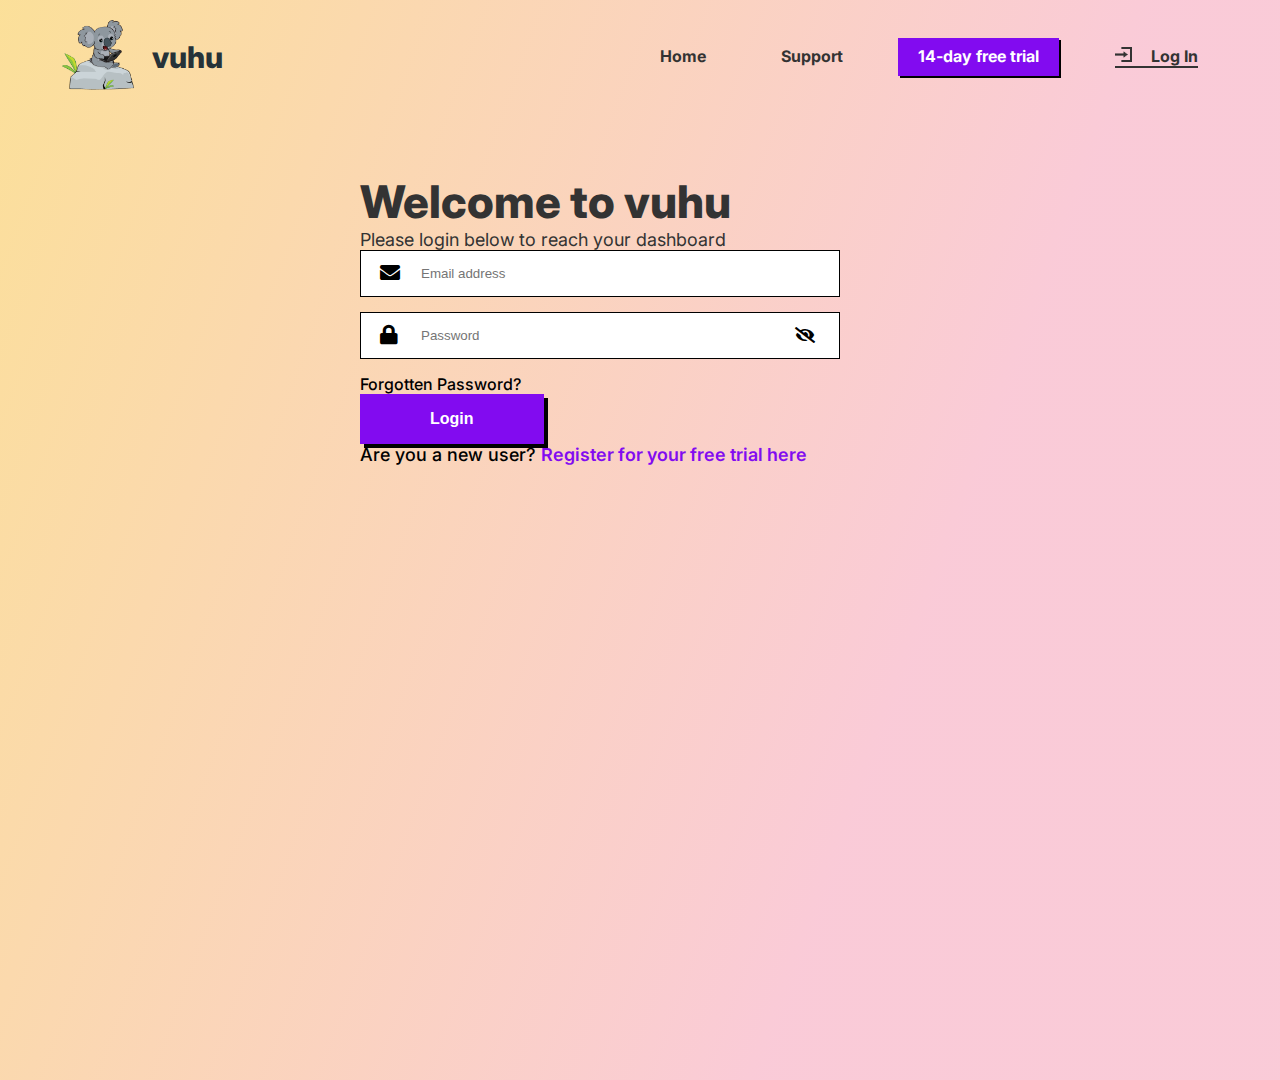
<file: login.html>
<!DOCTYPE html>
<html lang="en">
<head>
    <meta charset="UTF-8">
    <meta http-equiv="X-UA-Compatible" content="IE=edge">
    <meta name="viewport" content="width=device-width, initial-scale=1.0">
    <title>Vuhu</title>
    <!-- font wesome  -->
    <link href="https://cdnjs.cloudflare.com/ajax/libs/font-awesome/5.13.0/css/all.min.css" rel="stylesheet">
    <!-- google font inter  -->
    <link rel="preconnect" href="https://fonts.googleapis.com">
    <link rel="preconnect" href="https://fonts.gstatic.com" crossorigin>
    <link href="https://fonts.googleapis.com/css2?family=Inter:wght@100;200;300;400;500;600;700;800;900&display=swap" rel="stylesheet">
    <!-- boostrap style -->
    <link href="https://cdn.jsdelivr.net/npm/bootstrap@5.1.0/dist/css/bootstrap.min.css" rel="stylesheet" integrity="sha384-KyZXEAg3QhqLMpG8r+8fhAXLRk2vvoC2f3B09zVXn8CA5QIVfZOJ3BCsw2P0p/We" crossorigin="anonymous">
    <!-- style css  -->
    <link rel="stylesheet" href="assets/css/style.css">

</head>
<body>
    <section class="login-page-area bg-gradient">
        <header>
            <div class="container-fluid">
                <div class="navigation-area">
                    <a class="logo-link" href="index.html">
                        <div class="vuhu-logo">
                                <div class="logo-image">
                                    <img src="images/logo.png" alt="logo">
                                </div>
                                <div class="logo-tile">
                                    <h2 >vuhu</h2>
                                </div>
                        </div>
                    </a>
                        <div class="navigation">
                            <ul class="desktop-menu">
                                <li><a  href="index.html">home</a> </li>
                                <li><a href="support.html">support</a></li>
                                <li><a class="button-small" href="register.html">14-day free trial</a></li>
                                <li> <a class="active" href="#">
                                        <img class="login-icon" src="images/vector.png" alt="login-icon">
                                        <span>Log in</span>
                                    </a></li>
                            </ul>
                            <!-- mobile menu click icon  -->
                            <ul class="mobile-navigation">
                                <li><a class="button-small" href="register.html">14-day free trial</a></li>
                                <li>
                                    <i class="mobile-toggle-icon fas fa-bars"></i>
                                </li>
                            </ul>
                        </div>
                        <!-- mobile slider nemu  -->
                        <div class="mobile-menu">
                            <div class="menu-close-button">
                                <i class="fas fa-times mobile-slider-close"></i>
                            </div>
                            <div class="monile-menu-link">
                                <a onclick="closeSlider()" href="index.html">Home</a>
                                <a onclick="closeSlider();" href="support.html">Support</a>
                                <a onclick="closeSlider();" href="login.html">
                                    <span>Log in</span>
                                    <img class="login-icon" src="images/login-white.png" alt="login-icon">
                                </a>
                            </div>
                            <div class="mobile-menu-trial-button">
                                <a onclick="closeSlider();" class="button-small" href="register.html">14-day free trial</a>
                            </div>
                        </div>

                </div>
            </div>
        </header>
        <div class="login-hero-area">
            <div class="container">
                <div class="login-section" style="">
                   <div class="log-in-area">
                        <h1 class="log-in-title color-black-3 text-center text-md-start mb-4 mb-md-2">Welcome to vuhu</h1>
                        <p class="login-sub-title color-black-3 text-center text-md-start mb-4">Please login below to reach your dashboard</p>
                        <form action="">
                            <div class="input-group">
                                <input type="Email" id="email" name="email" placeholder="Email address">
                                <i class="input-icon fas fa-envelope"></i>
                            </div>
                             <div class="input-group">
                                <input type="password" id="password" name="password"placeholder="Password">
                                <i class="input-icon fas fa-lock"></i>
                                <i class="show-pass-icon fas fa-eye-slash"></i>
                            </div>
                            <h5 class="forgot-pass-title  mb-4 color-black ">
                                <a class="color-black" href="forgotpassword.html">Forgotten Password?</a>
                            </h5>
                            <div class="reg-submit-button text-center text-md-start">
                                <input class="button-large from-submit-button" type="submit" value="Login">
                            </div>
                        </form>
                        <div class="are-you-user mt-4 mb-4">
                            <span class="asking-user">Are you a new user?</span>
                            <a class="free-trial-link color-violet" href="register.html">Register for your free trial here</a>
                        </div>
                    </div>
                </div>
            </div>
        </div>
    </section>

    <script>
        document.addEventListener("DOMContentLoaded", function(event) { 
            let showPss = document.querySelector('.show-pass-icon');
            var inputType = document.querySelector('#password');
            // Password show on click and hide 
                showPss.addEventListener('mousedown', (e)=> {
                    e.preventDefault();
                    inputType.type = 'text';
                    console.log('clicked')
                })
                showPss.addEventListener('mouseup', (e)=> {
                    e.preventDefault();
                    inputType.type = 'password';
                })
        });
    </script>

    <!-- boostrap js  -->
         <script src="https://cdn.jsdelivr.net/npm/bootstrap@5.1.0/dist/js/bootstrap.bundle.min.js" integrity="sha384-U1DAWAznBHeqEIlVSCgzq+c9gqGAJn5c/t99JyeKa9xxaYpSvHU5awsuZVVFIhvj" crossorigin="anonymous"></script>
    <!-- main js -->
         <script src="assets/js/main.js"></script>
</body>
</html>
</file>
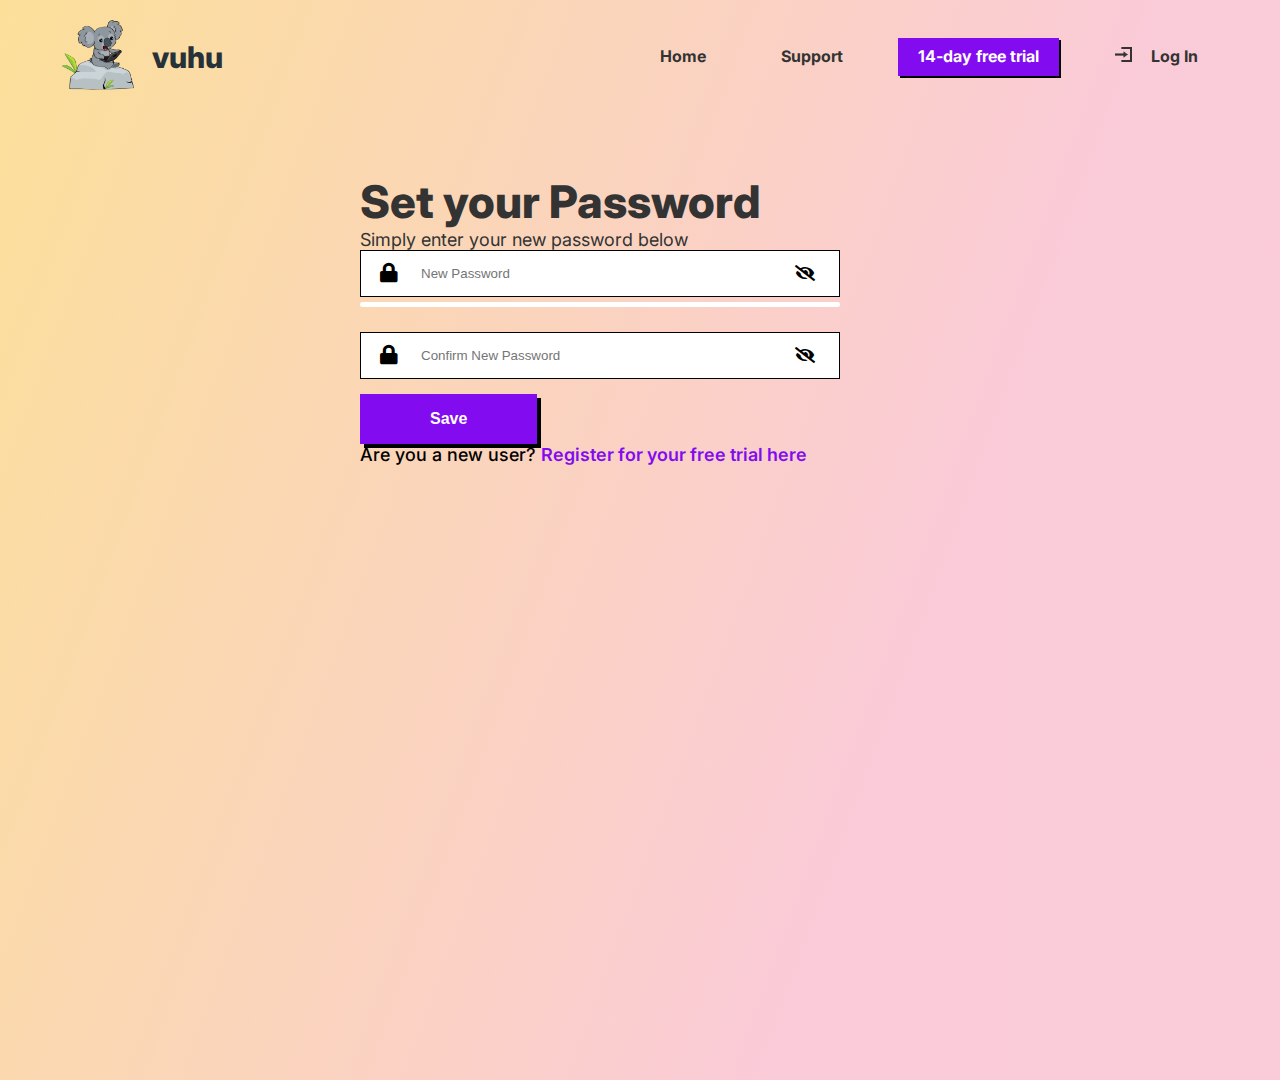
<file: new-password.html>
<!DOCTYPE html>
<html lang="en">
<head>
    <meta charset="UTF-8">
    <meta http-equiv="X-UA-Compatible" content="IE=edge">
    <meta name="viewport" content="width=device-width, initial-scale=1.0">
    <title>Vuhu</title>
    <!-- font wesome  -->
    <link href="https://cdnjs.cloudflare.com/ajax/libs/font-awesome/5.13.0/css/all.min.css" rel="stylesheet">
    <!-- google font inter  -->
    <link rel="preconnect" href="https://fonts.googleapis.com">
    <link rel="preconnect" href="https://fonts.gstatic.com" crossorigin>
    <link href="https://fonts.googleapis.com/css2?family=Inter:wght@100;200;300;400;500;600;700;800;900&display=swap" rel="stylesheet">
    <!-- boostrap style -->
    <link href="https://cdn.jsdelivr.net/npm/bootstrap@5.1.0/dist/css/bootstrap.min.css" rel="stylesheet" integrity="sha384-KyZXEAg3QhqLMpG8r+8fhAXLRk2vvoC2f3B09zVXn8CA5QIVfZOJ3BCsw2P0p/We" crossorigin="anonymous">
    <!-- style css  -->
    <link rel="stylesheet" href="assets/css/style.css">

</head>
<body>
    <section class="login-page-area bg-gradient">
        <header>
            <div class="container-fluid">
                <div class="navigation-area">
                    <a class="logo-link" href="#">
                        <div class="vuhu-logo">
                                <div class="logo-image">
                                    <img src="images/logo.png" alt="logo">
                                </div>
                                <div class="logo-tile">
                                    <h2 >vuhu</h2>
                                </div>
                        </div>
                    </a>
                        <div class="navigation">
                            <ul class="desktop-menu">
                                <li><a href="index.html">home</a> </li>
                                <li><a href="support.html">support</a></li>
                                <li><a class="button-small" href="register.html">14-day free trial</a></li>
                                <li> <a href="login.html">
                                        <img class="login-icon" src="images/vector.png" alt="login-icon">
                                        <span>Log in</span>
                                    </a></li>
                            </ul>
                            <!-- mobile menu click icon  -->
                            <ul class="mobile-navigation">
                                <li><a class="button-small" href="register.html">14-day free trial</a></li>
                                <li>
                                    <i class="mobile-toggle-icon fas fa-bars"></i>
                                </li>
                            </ul>
                        </div>
                        <!-- mobile slider nemu  -->
                        <div class="mobile-menu">
                            <div class="menu-close-button">
                                <i class="fas fa-times mobile-slider-close"></i>
                            </div>
                            <div class="monile-menu-link">
                                <a onclick="closeSlider()" href="index.html">Home</a>
                                <a onclick="closeSlider();" href="support.html">Support</a>
                                <a onclick="closeSlider();" href="login.html">
                                    <span>Log in</span>
                                    <img class="login-icon" src="images/login-white.png" alt="login-icon">
                                </a>
                            </div>
                            <div class="mobile-menu-trial-button">
                                <a onclick="closeSlider();" class="button-small" href="register.html">14-day free trial</a>
                            </div>
                        </div>

                </div>
            </div>
        </header>
        <div class="login-hero-area">
            <div class="container">
                <div class="login-section">
                   <div class="log-in-area">
                        <h1 class="log-in-title color-black-3 text-center text-md-start mb-4 mb-md-2">Set your Password</h1>
                        <p class="login-sub-title color-black-3 text-center text-md-start mb-4">Simply enter your new password below</p>
                        <form action="">
                             <div class="input-group">
                                <input type="password" id="new-password" name="new-pass" placeholder="New Password">
                                <i class="input-icon fas fa-lock"></i>
                                <i class="show-pass-icon show-icon-1 fas fa-eye-slash"></i>
                            </div>
                            <div class="progress-bar-password">
                                <div class="progress-line-pass"></div>
                            </div>
                            <div class="input-group">
                                <input type="password" id="conf-password" name="conf-pass" placeholder="Confirm New Password">
                                <i class="input-icon fas fa-lock"></i>
                                <i class="show-pass-icon show-icon-2 fas fa-eye-slash"></i>
                            </div>
                            <div class="reg-submit-button text-center text-md-start">
                                <input class="button-large from-submit-button" type="submit" value="Save">
                            </div>
                        </form>
                        <div class="are-you-user mt-4 mb-4">
                            <span class="asking-user">Are you a new user?</span>
                            <a class="free-trial-link color-violet" href="#">Register for your free trial here</a>
                        </div>
                    </div>
                </div>
            </div>
        </div>
    </section>

    <script>
        document.addEventListener("DOMContentLoaded", function(event) { 
            let showPss = document.querySelector('.show-icon-1');
            let showPssConf= document.querySelector('.show-icon-2');
            var inputTypeNew = document.querySelector('#new-password');
            var inputTypeConf = document.querySelector('#conf-password');
            let progessBar = document.querySelector('.progress-line-pass')
            // Password show on click and hide 
            showPss.addEventListener('mousedown', (e)=> {
                    e.preventDefault();
                    inputTypeNew.type = 'text';
                });
            showPss.addEventListener('mouseup', (e)=> {
                e.preventDefault();
                inputTypeNew.type = 'password';
            });
            
            showPssConf.addEventListener('mousedown', (e)=> {
                e.preventDefault();
                inputTypeConf.type = 'text';
            });
            showPssConf.addEventListener('mouseup', (e)=> {
                e.preventDefault();
                inputTypeConf.type = 'password';
            });
        //progress bar for password strong 
        inputTypeNew.addEventListener('keyup', (e)=> {
        if(e.target.value.length < 4) {
            progessBar.style.width = '30%';
            progessBar.style.background = 'red';
        } else if(e.target.value.length < 5) {
            progessBar.style.background = '#ffc107;';
            progessBar.style.width = '50%';
        } else if(e.target.value.length < 7) {
            progessBar.style.width = '80%';
            progessBar.style.background = '#198754';
        } else if(e.target.value.length >= 8) {
            progessBar.style.width = '100%';
            progessBar.style.background= '#198754';
        };

        if(e.target.value.length < 1) {
            progessBar.style.width = '0px';
        }
           
              
            
        })
         


        });
    </script>

    <!-- boostrap js  -->
         <script src="https://cdn.jsdelivr.net/npm/bootstrap@5.1.0/dist/js/bootstrap.bundle.min.js" integrity="sha384-U1DAWAznBHeqEIlVSCgzq+c9gqGAJn5c/t99JyeKa9xxaYpSvHU5awsuZVVFIhvj" crossorigin="anonymous"></script>
    <!-- main js -->
         <script src="assets/js/main.js"></script>
</body>
</html>
</file>
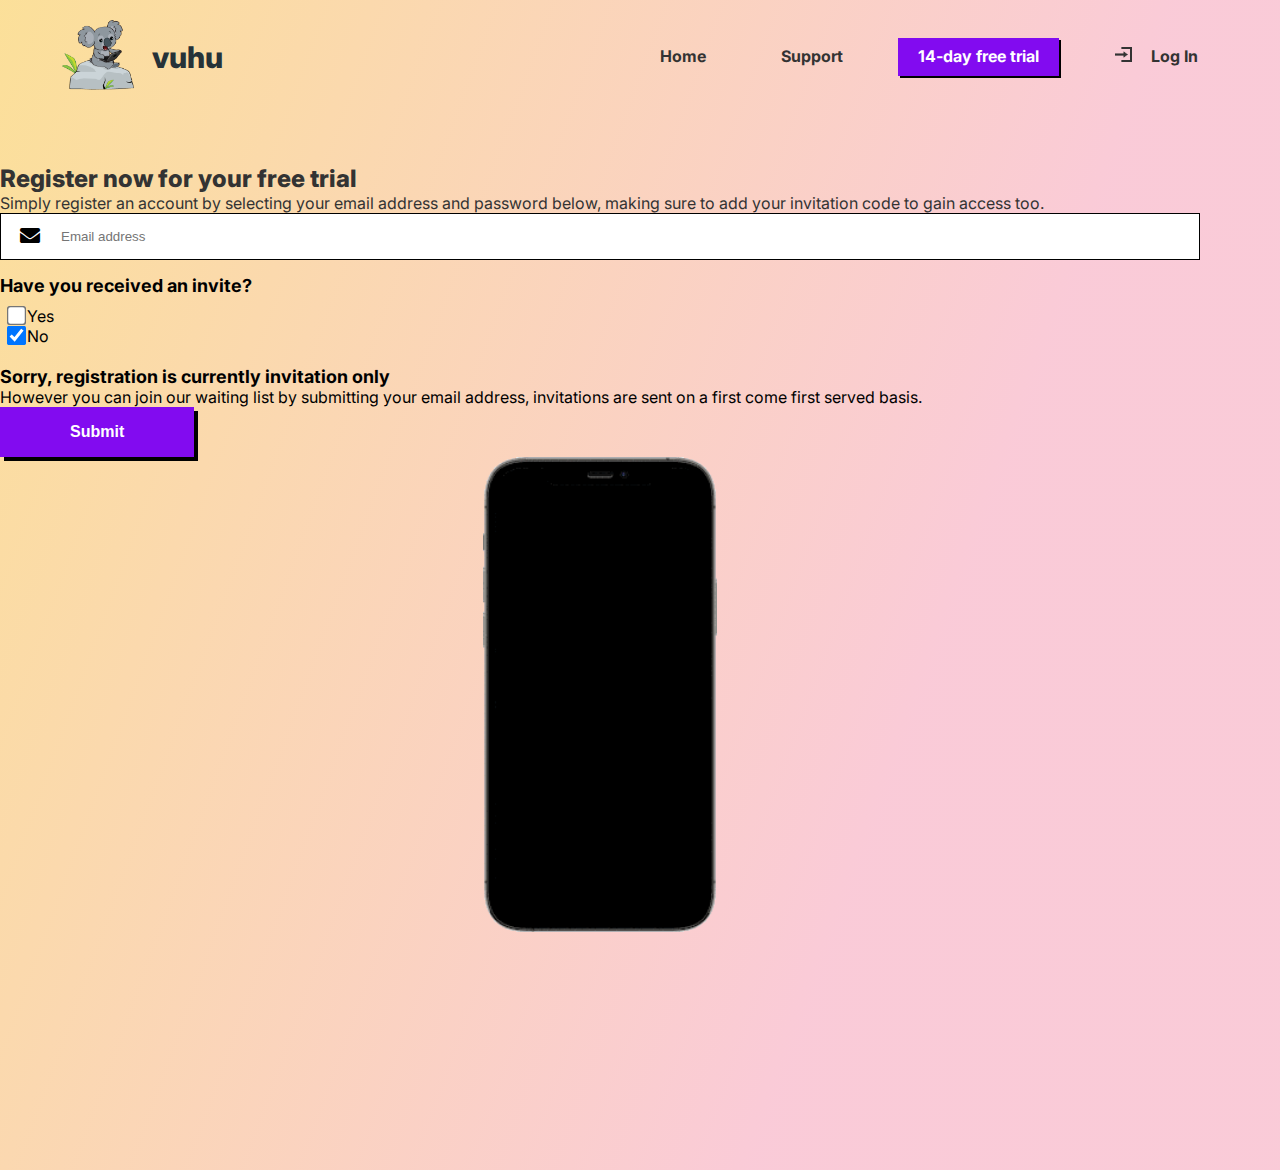
<file: register-no.html>
<!DOCTYPE html>
<html lang="en">
<head>
    <meta charset="UTF-8">
    <meta http-equiv="X-UA-Compatible" content="IE=edge">
    <meta name="viewport" content="width=device-width, initial-scale=1.0">
    <title>Vuhu</title>
    <!-- font wesome  -->
    <link href="https://cdnjs.cloudflare.com/ajax/libs/font-awesome/5.13.0/css/all.min.css" rel="stylesheet">
    <!-- google font inter  -->
    <link rel="preconnect" href="https://fonts.googleapis.com">
    <link rel="preconnect" href="https://fonts.gstatic.com" crossorigin>
    <link href="https://fonts.googleapis.com/css2?family=Inter:wght@100;200;300;400;500;600;700;800;900&display=swap" rel="stylesheet">
    <!-- boostrap style -->
    <link href="https://cdn.jsdelivr.net/npm/bootstrap@5.1.0/dist/css/bootstrap.min.css" rel="stylesheet" integrity="sha384-KyZXEAg3QhqLMpG8r+8fhAXLRk2vvoC2f3B09zVXn8CA5QIVfZOJ3BCsw2P0p/We" crossorigin="anonymous">
    <!-- style css  -->
    <link rel="stylesheet" href="assets/css/style.css">

</head>
<body class="">
    <section class="register-page-hero-section bg-gradient">
        <header>
            <div class="container-fluid">
                <div class="navigation-area">
                    <a class="logo-link" href="index.html">
                        <div class="vuhu-logo">
                                <div class="logo-image">
                                    <img src="images/logo.png" alt="logo">
                                </div>
                                <div class="logo-tile">
                                    <h2 >vuhu</h2>
                                </div>
                        </div>
                    </a>
                        <div class="navigation">
                            <ul class="desktop-menu">
                                <li><a  href="index.html">home</a> </li>
                                <li><a href="support.html">support</a></li>
                                <li><a class="button-small" href="#">14-day free trial</a></li>
                                <li> <a href="login.html">
                                        <img class="login-icon" src="images/vector.png" alt="login-icon">
                                        <span>Log in</span>
                                    </a></li>
                            </ul>
                            <!-- mobile menu click icon  -->
                            <ul class="mobile-navigation">
                                <li><a class="button-small" href="#">14-day free trial</a></li>
                                <li>
                                    <i class="mobile-toggle-icon fas fa-bars"></i>
                                </li>
                            </ul>
                        </div>
                        <!-- mobile slider nemu  -->
                        <div class="mobile-menu">
                            <div class="menu-close-button">
                                <i class="fas fa-times mobile-slider-close"></i>
                            </div>
                            <div class="monile-menu-link">
                                <a onclick="closeSlider()" href="#">Home</a>
                                <a onclick="closeSlider();" href="support.html">Support</a>
                                <a onclick="closeSlider();" href="login.html">
                                    <span>Log in</span>
                                    <img class="login-icon" src="images/login-white.png" alt="login-icon">
                                </a>
                            </div>
                            <div class="mobile-menu-trial-button">
                                <a onclick="closeSlider();" class="button-small" href="#">14-day free trial</a>
                            </div>
                        </div>

                </div>
            </div>
        </header>
        <div class="register-hero-area">
            <div class="container">
                <div class="row">
                    <div class="col-md-7 hero-info">
                        <h2 class="reg-title color-black-3 text-center text-md-start mb-4 mb-md-3">
                            Register now for your free trial
                        </h2>
                        <p class="reg-desc color-black-3 text-center text-md-start mb-4">Simply register an account by selecting your 
                            email address and password below,
                             making sure to add your invitation code to gain access too.</p>
                        <!-- register form -->
                        <form action="" method="" class="col-md-9">
                            <div class="input-group">
                                <input type="Email" id="email" name="email" placeholder="Email address">
                                <i class="input-icon fas fa-envelope"></i>
                                
                            </div>
                            <h2 class="invite-title color-balck-3 ">Have you received an invite?</h2>
                            <div class="input-group checkbox-area col-12">
                                <div class="row d-flex col-6 col-md-4 align-items-center">
                                    <input class="col-4 col-md-2" type="checkbox" id="invite-yes" name="yes"
                                           >
                                    <label class="col-4 col-md-3" for="invite-yes">Yes</label>
                                    <a class="go-register-page" href="register.html"></a>
                                  </div>
                                  <div class="row d-flex col-6 col-md-4 align-items-center">
                                    <input class="col-4 col-md-2" type="checkbox" id="invite-no" name="no" checked>
                                    <label class=" col-4 col-md-3" for="invite-no">No</label>
                                  </div>
                            </div>
                            <h2 class="invite-title color-balck-3 ">Sorry, registration is currently invitation only
                            </h2>
                            <p>However you can join our waiting list by submitting your email address, invitations are sent on a first come first served basis.</p>
                            <div class="reg-submit-button text-center text-md-start">
                                <input class="button-large from-submit-button" type="submit" value="Submit">
                            </div>
                        </form>
                    </div>
                    <div class="col-md-5 hero-home-img">
                        <img class="hero-mobile-img register-page-img" src="images/mobileoptimize.gif" alt="mobile-img">
                        <!-- <img class="mobile-shadow-img" src="images/mobile-shadow.png" alt="mobile-shadow"> -->
                    </div>
                </div>
            </div>
        </div>
    </section>

<script>
  
</script>

    <!-- boostrap js  -->
         <script src="https://cdn.jsdelivr.net/npm/bootstrap@5.1.0/dist/js/bootstrap.bundle.min.js" integrity="sha384-U1DAWAznBHeqEIlVSCgzq+c9gqGAJn5c/t99JyeKa9xxaYpSvHU5awsuZVVFIhvj" crossorigin="anonymous"></script>
    <!-- main js -->
         <script src="assets/js/main.js"></script>
</body>
</html>
</file>
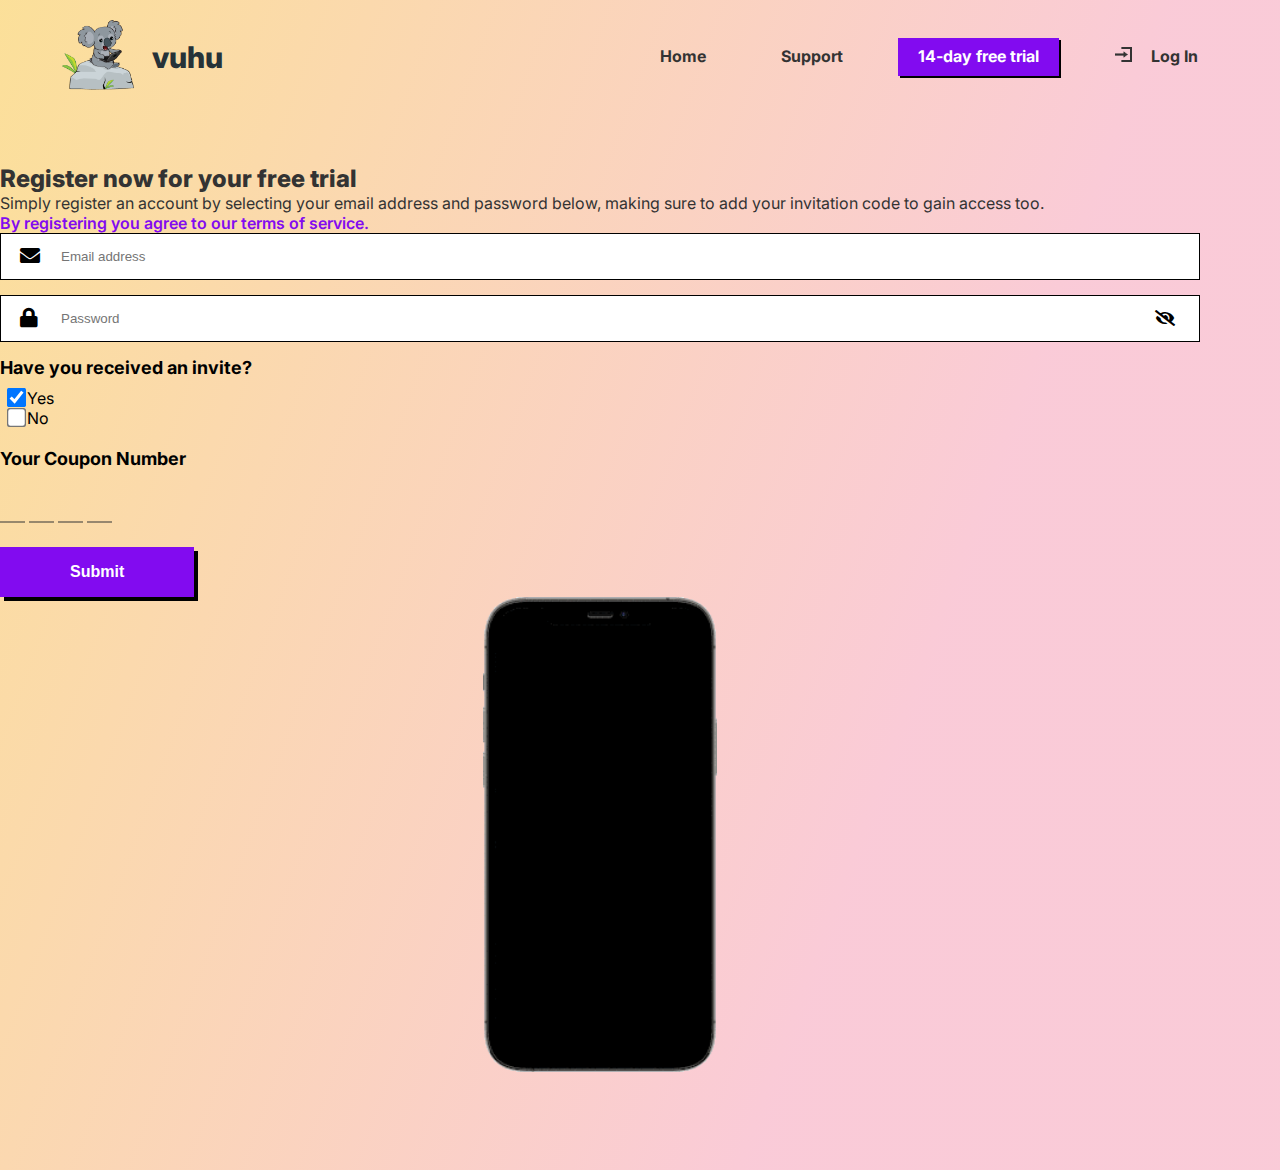
<file: register.html>
<!DOCTYPE html>
<html lang="en">
<head>
    <meta charset="UTF-8">
    <meta http-equiv="X-UA-Compatible" content="IE=edge">
    <meta name="viewport" content="width=device-width, initial-scale=1.0">
    <title>Vuhu</title>
    <!-- font wesome  -->
    <link href="https://cdnjs.cloudflare.com/ajax/libs/font-awesome/5.13.0/css/all.min.css" rel="stylesheet">
    <!-- google font inter  -->
    <link rel="preconnect" href="https://fonts.googleapis.com">
    <link rel="preconnect" href="https://fonts.gstatic.com" crossorigin>
    <link href="https://fonts.googleapis.com/css2?family=Inter:wght@100;200;300;400;500;600;700;800;900&display=swap" rel="stylesheet">
    <!-- boostrap style -->
    <link href="https://cdn.jsdelivr.net/npm/bootstrap@5.1.0/dist/css/bootstrap.min.css" rel="stylesheet" integrity="sha384-KyZXEAg3QhqLMpG8r+8fhAXLRk2vvoC2f3B09zVXn8CA5QIVfZOJ3BCsw2P0p/We" crossorigin="anonymous">
    <!-- style css  -->
    <link rel="stylesheet" href="assets/css/style.css">

</head>
<body>
    <section class="register-page-hero-section bg-gradient">
        <header>
            <div class="container-fluid">
                <div class="navigation-area">
                    <a class="logo-link" href="index.html">
                        <div class="vuhu-logo">
                                <div class="logo-image">
                                    <img src="images/logo.png" alt="logo">
                                </div>
                                <div class="logo-tile">
                                    <h2 >vuhu</h2>
                                </div>
                        </div>
                    </a>
                        <div class="navigation">
                            <ul class="desktop-menu">
                                <li><a href="index.html">home</a> </li>
                                <li><a href="support.html">support</a></li>
                                <li><a class="button-small" href="#">14-day free trial</a></li>
                                <li> <a href="login.html">
                                        <img class="login-icon" src="images/vector.png" alt="login-icon">
                                        <span>Log in</span>
                                    </a></li>
                            </ul>
                            <!-- mobile menu click icon  -->
                            <ul class="mobile-navigation">
                                <li><a class="button-small" href="#">14-day free trial</a></li>
                                <li>
                                    <i class="mobile-toggle-icon fas fa-bars"></i>
                                </li>
                            </ul>
                        </div>
                        <!-- mobile slider nemu  -->
                        <div class="mobile-menu">
                            <div class="menu-close-button">
                                <i class="fas fa-times mobile-slider-close"></i>
                            </div>
                            <div class="monile-menu-link">
                                <a onclick="closeSlider()" href="#">Home</a>
                                <a onclick="closeSlider();" href="support.html">Support</a>
                                <a onclick="closeSlider();" href="login.html">
                                    <span>Log in</span>
                                    <img class="login-icon" src="images/login-white.png" alt="login-icon">
                                </a>
                            </div>
                            <div class="mobile-menu-trial-button">
                                <a onclick="closeSlider();" class="button-small" href="#">14-day free trial</a>
                            </div>
                        </div>

                </div>
            </div>
        </header>
        <div class="register-hero-area">
            <div class="container">
                <div class="row">
                    <div class="col-md-7 hero-info">
                        <h2 class="reg-title color-black-3 text-center text-md-start mb-4 mb-md-3">
                            Register now for your free trial
                        </h2>
                        <p class="reg-desc color-black-3 text-center text-md-start mb-2">Simply register an account by selecting your 
                            email address and password below,
                             making sure to add your invitation code to gain access too.</p>
                             <a class="terms-button-show color-violet" href="javascript:void(0)">By registering you agree to our terms of service.</a>
                        <!-- register form -->
                        <form action="" method="" class="col-md-9 mt-3">
                            <div class="input-group">
                                <input type="Email" id="email" name="email" placeholder="Email address">
                                <i class="input-icon fas fa-envelope"></i>
                                
                            </div>
                             <div class="input-group">
                                <input type="password" id="password" name="password" placeholder="Password">
                                <i class="input-icon fas fa-lock"></i>
                                <i class="show-pass-icon fas fa-eye-slash"></i>
                            </div>
                            <h2 class="invite-title color-balck-3 ">Have you received an invite?</h2>
                            <div class="input-group checkbox-area col-12">
                                <div class="row d-flex col-6 col-md-4 align-items-center">
                                    <input class="col-4 col-md-2" type="checkbox" id="invite-yes" name="yes"
                                           checked>
                                    <label class="col-4 col-md-3" for="invite-yes">Yes</label>
                                  </div>
                                  <div class="row d-flex col-6 col-md-4 align-items-center">
                                    <input class="col-4 col-md-2" type="checkbox" id="invite-no" name="no">
                                    <label class=" col-4 col-md-3" for="invite-no">No</label>
                                    <!-- when check box no clicked then go this link -->
                                    <a class="go-register-no-page" href="register-no.html"></a>
                                  </div>
                            </div>
                            <h2 class="invite-title color-balck-3 ">Your Coupon Number </h2>
                            <div class="coupon-code">
                                <input class="coupon-code-input" type="text" name="coupon-code" maxlength="4">
                                <div class="coupon-placeholder-bar">
                                    <span class="coupon-code-number"></span>
                                    <span class="coupon-code-number"></span>
                                    <span class="coupon-code-number"></span>
                                    <span class="coupon-code-number"></span>
                                </div>
                            </div>
                            <div class="reg-submit-button text-center text-md-start">
                                <input class="button-large from-submit-button" type="submit" value="Submit">
                            </div>
                        </form>
                    </div>
                    <div class="col-md-5 hero-home-img">
                        <img class="hero-mobile-img register-page-img" src="images/mobileoptimize.gif" alt="mobile-img">
                        <!-- <img class="mobile-shadow-img" src="images/mobile-shadow.png" alt="mobile-shadow"> -->
                    </div>
                </div>
            </div>
        </div>
    </section>
    <!-- terms of service pop up Box -->
    <div class="terms-of-service-pop-area pop-up-area">
        <div class="terms-pop-up-box pup-up-box">
            <h3 class="terms-pop-header mb-4">By registering you agree to our terms of service.</h3>
            <div class="terms-info">
            <p class="terms-pop-body">
                Lorem ipsum dolor sit amet, consectetur adipiscing elit, 
                sed do eiusmod tempor incididunt ut labore et dolore magna aliqua.
                 Ut enim ad minim veniam, quis nostrud exercitation ullamco laboris nisi ut aliquip ex ea commodo consequat.
                  Duis aute irure dolor in reprehenderit in voluptate velit esse cillum dolore eu 
                  fugiat nulla pariatur. Excepteur sint occaecat cupidatat non proident, 
                  sunt in culpa qui officia deserunt mollit anim id est laborum.
            </p>
            <p class="terms-pop-body">
                Lorem ipsum dolor sit amet, consectetur adipiscing elit, 
                sed do eiusmod tempor incididunt ut labore et dolore magna aliqua.
                 Ut enim ad minim veniam, quis nostrud exercitation ullamco laboris nisi ut aliquip ex ea commodo consequat.
                  Duis aute irure dolor in reprehenderit in voluptate velit esse cillum dolore eu 
                  fugiat nulla pariatur. Excepteur sint occaecat cupidatat non proident, 
                  sunt in culpa qui officia deserunt mollit anim id est laborum.
            </p>
            <p class="terms-pop-body">
                Lorem ipsum dolor sit amet, consectetur adipiscing elit, 
                sed do eiusmod tempor incididunt ut labore et dolore magna aliqua.
                 Ut enim ad minim veniam, quis nostrud exercitation ullamco laboris nisi ut aliquip ex ea commodo consequat.
                  Duis aute irure dolor in reprehenderit in voluptate velit esse cillum dolore eu 
                  fugiat nulla pariatur. Excepteur sint occaecat cupidatat non proident, 
                  sunt in culpa qui officia deserunt mollit anim id est laborum.
            </p>
            <p class="terms-pop-body">
                Lorem ipsum dolor sit amet, consectetur adipiscing elit, 
                sed do eiusmod tempor incididunt ut labore et dolore magna aliqua.
                 Ut enim ad minim veniam, quis nostrud exercitation ullamco laboris nisi ut aliquip ex ea commodo consequat.
                  Duis aute irure dolor in reprehenderit in voluptate velit esse cillum dolore eu 
                  fugiat nulla pariatur. Excepteur sint occaecat cupidatat non proident, 
                  sunt in culpa qui officia deserunt mollit anim id est laborum.
            </p>
        </div>
        <a class="gohome" href="index.html"></a>
            <div class="terms-agree  mt-4">
                <a class="terms-button terms-button-disagree text-start " href="javascript:void(0)">Disagree</a>
                <a class="terms-button terms-button-agree  text-end" href="javascript:void(0)">Agree</a>
            </div>
        </div>
    </div>

<script>
document.addEventListener("DOMContentLoaded", function(event) { 
    let showPss = document.querySelector('.show-pass-icon');
    var inputType = document.querySelector('#password');
    // Password show on click and hide 
        showPss.addEventListener('mousedown', (e)=> {
            e.preventDefault();
            inputType.type = 'text';
            console.log('clicked')
        })
        showPss.addEventListener('mouseup', (e)=> {
            e.preventDefault();
            inputType.type = 'password';
        })
            });
    // terms of service popup box
        let showTermsProp = document.querySelector('.terms-button-show');
        let propUpBox = document.querySelector('.terms-of-service-pop-area');
        let goHome = document.querySelector('.gohome');
        
        showTermsProp.addEventListener('click', (e)=> {
            propUpBox.style.display = 'block'
           document.body.style.overflow = 'hidden';
           let disagree = document.querySelector('.terms-button-disagree');
           disagree.addEventListener('click', (e)=> {
               goHome.click();
           })
           let agree = document.querySelector('.terms-button-agree');
           agree.addEventListener('click', (e)=> {
            propUpBox.style.display = 'none'
           document.body.style.overflow = 'auto';
           })
        })


</script>

    <!-- boostrap js  -->
         <script src="https://cdn.jsdelivr.net/npm/bootstrap@5.1.0/dist/js/bootstrap.bundle.min.js" integrity="sha384-U1DAWAznBHeqEIlVSCgzq+c9gqGAJn5c/t99JyeKa9xxaYpSvHU5awsuZVVFIhvj" crossorigin="anonymous"></script>
    <!-- main js -->
         <script src="assets/js/main.js"></script>
</body>
</html>
</file>
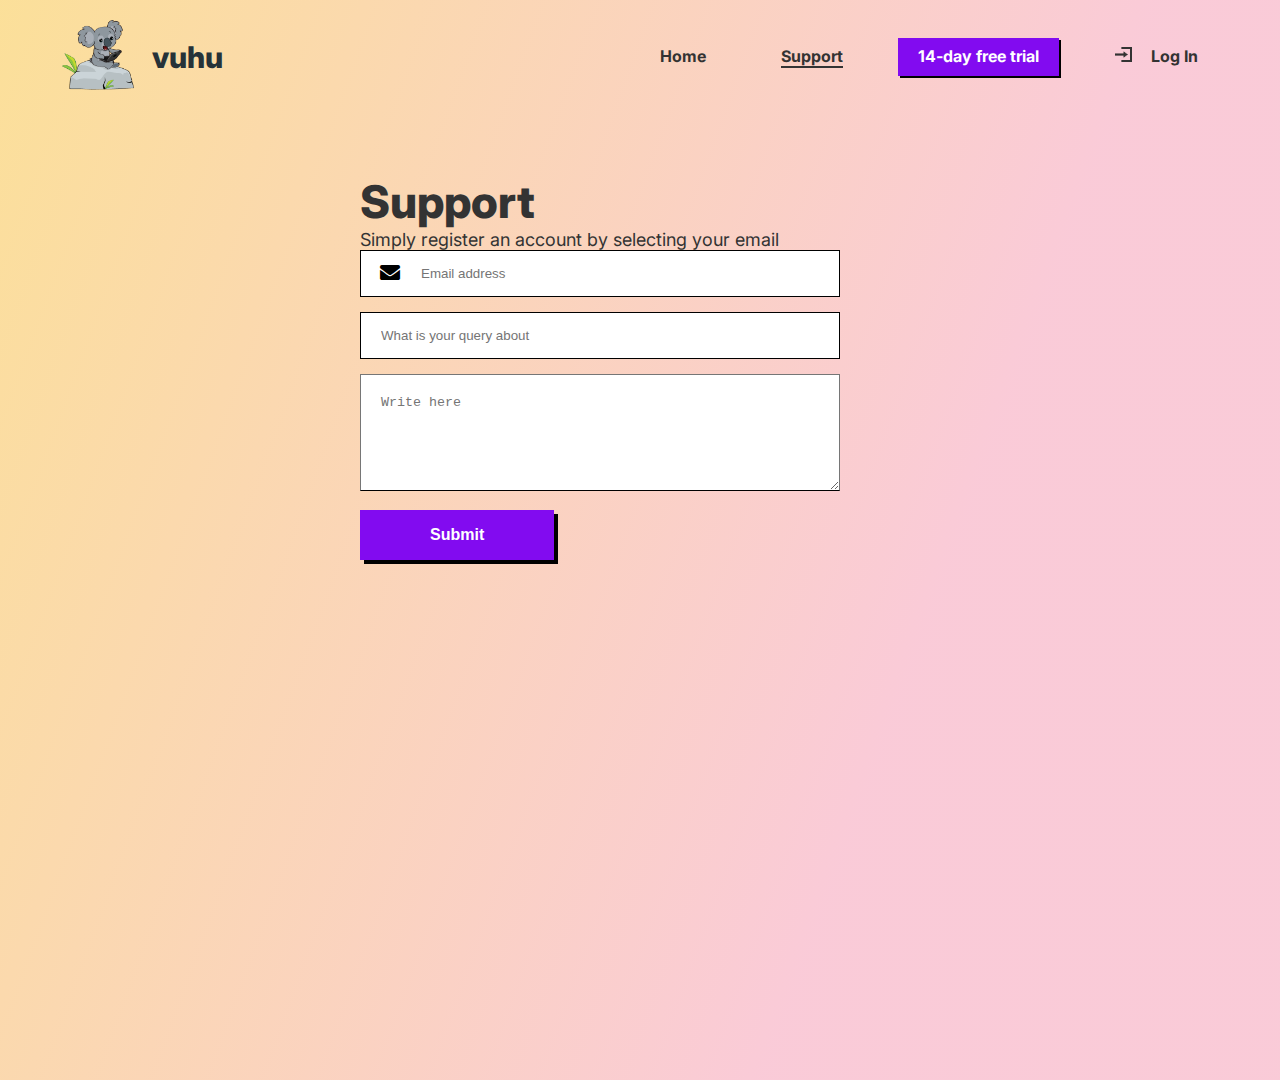
<file: support.html>
<!DOCTYPE html>
<html lang="en">
<head>
    <meta charset="UTF-8">
    <meta http-equiv="X-UA-Compatible" content="IE=edge">
    <meta name="viewport" content="width=device-width, initial-scale=1.0">
    <title>Vuhu</title>
    <!-- font wesome  -->
    <link href="https://cdnjs.cloudflare.com/ajax/libs/font-awesome/5.13.0/css/all.min.css" rel="stylesheet">
    <!-- google font inter  -->
    <link rel="preconnect" href="https://fonts.googleapis.com">
    <link rel="preconnect" href="https://fonts.gstatic.com" crossorigin>
    <link href="https://fonts.googleapis.com/css2?family=Inter:wght@100;200;300;400;500;600;700;800;900&display=swap" rel="stylesheet">
    <!-- boostrap style -->
    <link href="https://cdn.jsdelivr.net/npm/bootstrap@5.1.0/dist/css/bootstrap.min.css" rel="stylesheet" integrity="sha384-KyZXEAg3QhqLMpG8r+8fhAXLRk2vvoC2f3B09zVXn8CA5QIVfZOJ3BCsw2P0p/We" crossorigin="anonymous">
    <!-- style css  -->
    <link rel="stylesheet" href="assets/css/style.css">

</head>
<body>
    <section class="login-page-area bg-gradient">
        <header>
            <div class="container-fluid">
                <div class="navigation-area">
                    <a class="logo-link" href="index.html">
                        <div class="vuhu-logo">
                                <div class="logo-image">
                                    <img src="images/logo.png" alt="logo">
                                </div>
                                <div class="logo-tile">
                                    <h2 >vuhu</h2>
                                </div>
                        </div>
                    </a>
                        <div class="navigation">
                            <ul class="desktop-menu">
                                <li><a  href="index.html">home</a> </li>
                                <li><a class="active" href="#">support</a></li>
                                <li><a class="button-small" href="register.html">14-day free trial</a></li>
                                <li> <a href="login.html">
                                        <img class="login-icon" src="images/vector.png" alt="login-icon">
                                        <span>Log in</span>
                                    </a></li>
                            </ul>
                            <!-- mobile menu click icon  -->
                            <ul class="mobile-navigation">
                                <li><a class="button-small" href="register.html">14-day free trial</a></li>
                                <li>
                                    <i class="mobile-toggle-icon fas fa-bars"></i>
                                </li>
                            </ul>
                        </div>
                        <!-- mobile slider nemu  -->
                        <div class="mobile-menu">
                            <div class="menu-close-button">
                                <i class="fas fa-times mobile-slider-close"></i>
                            </div>
                            <div class="monile-menu-link">
                                <a onclick="closeSlider()" href="index.html">Home</a>
                                <a onclick="closeSlider();" href="#">Support</a>
                                <a onclick="closeSlider();" href="login.html">
                                    <span>Log in</span>
                                    <img class="login-icon" src="images/login-white.png" alt="login-icon">
                                </a>
                            </div>
                            <div class="mobile-menu-trial-button">
                                <a onclick="closeSlider();" class="button-small" href="register.html">14-day free trial</a>
                            </div>
                        </div>

                </div>
            </div>
        </header>
        <div class="login-hero-area">
            <div class="container">
                <div class="login-section">
                   <div class="log-in-area">
                        <h1 class="log-in-title color-black-3 text-center text-md-start mb-4 mb-md-2">Support</h1>
                        <p class="login-sub-title color-black-3 text-center text-md-start mb-4">Simply register an account by selecting your email </p>
                        <form action="">
                            <div class="input-group">
                                <input type="Email" id="email" name="email" placeholder="Email address">
                                <i class="input-icon fas fa-envelope"></i>
                            </div>
                            <div class="input-group">
                                <input class="support-subject" type="text" id="subject" name="subject" placeholder="What is your query about">
                            </div>
                            <div class="input-group">
                              <textarea class="text-area" name="note" id="" cols="50" rows="5" placeholder="Write here"></textarea>
                            </div>
                            <div class="reg-submit-button text-center text-md-start">
                                <input class="button-large from-submit-button" type="submit" value="Submit">
                            </div>
                        </form>
                    </div>
                </div>
            </div>
        </div>
    </section>

    <script>
     
    </script>

    <!-- boostrap js  -->
         <script src="https://cdn.jsdelivr.net/npm/bootstrap@5.1.0/dist/js/bootstrap.bundle.min.js" integrity="sha384-U1DAWAznBHeqEIlVSCgzq+c9gqGAJn5c/t99JyeKa9xxaYpSvHU5awsuZVVFIhvj" crossorigin="anonymous"></script>
    <!-- main js -->
         <script src="assets/js/main.js"></script>
</body>
</html>
</file>
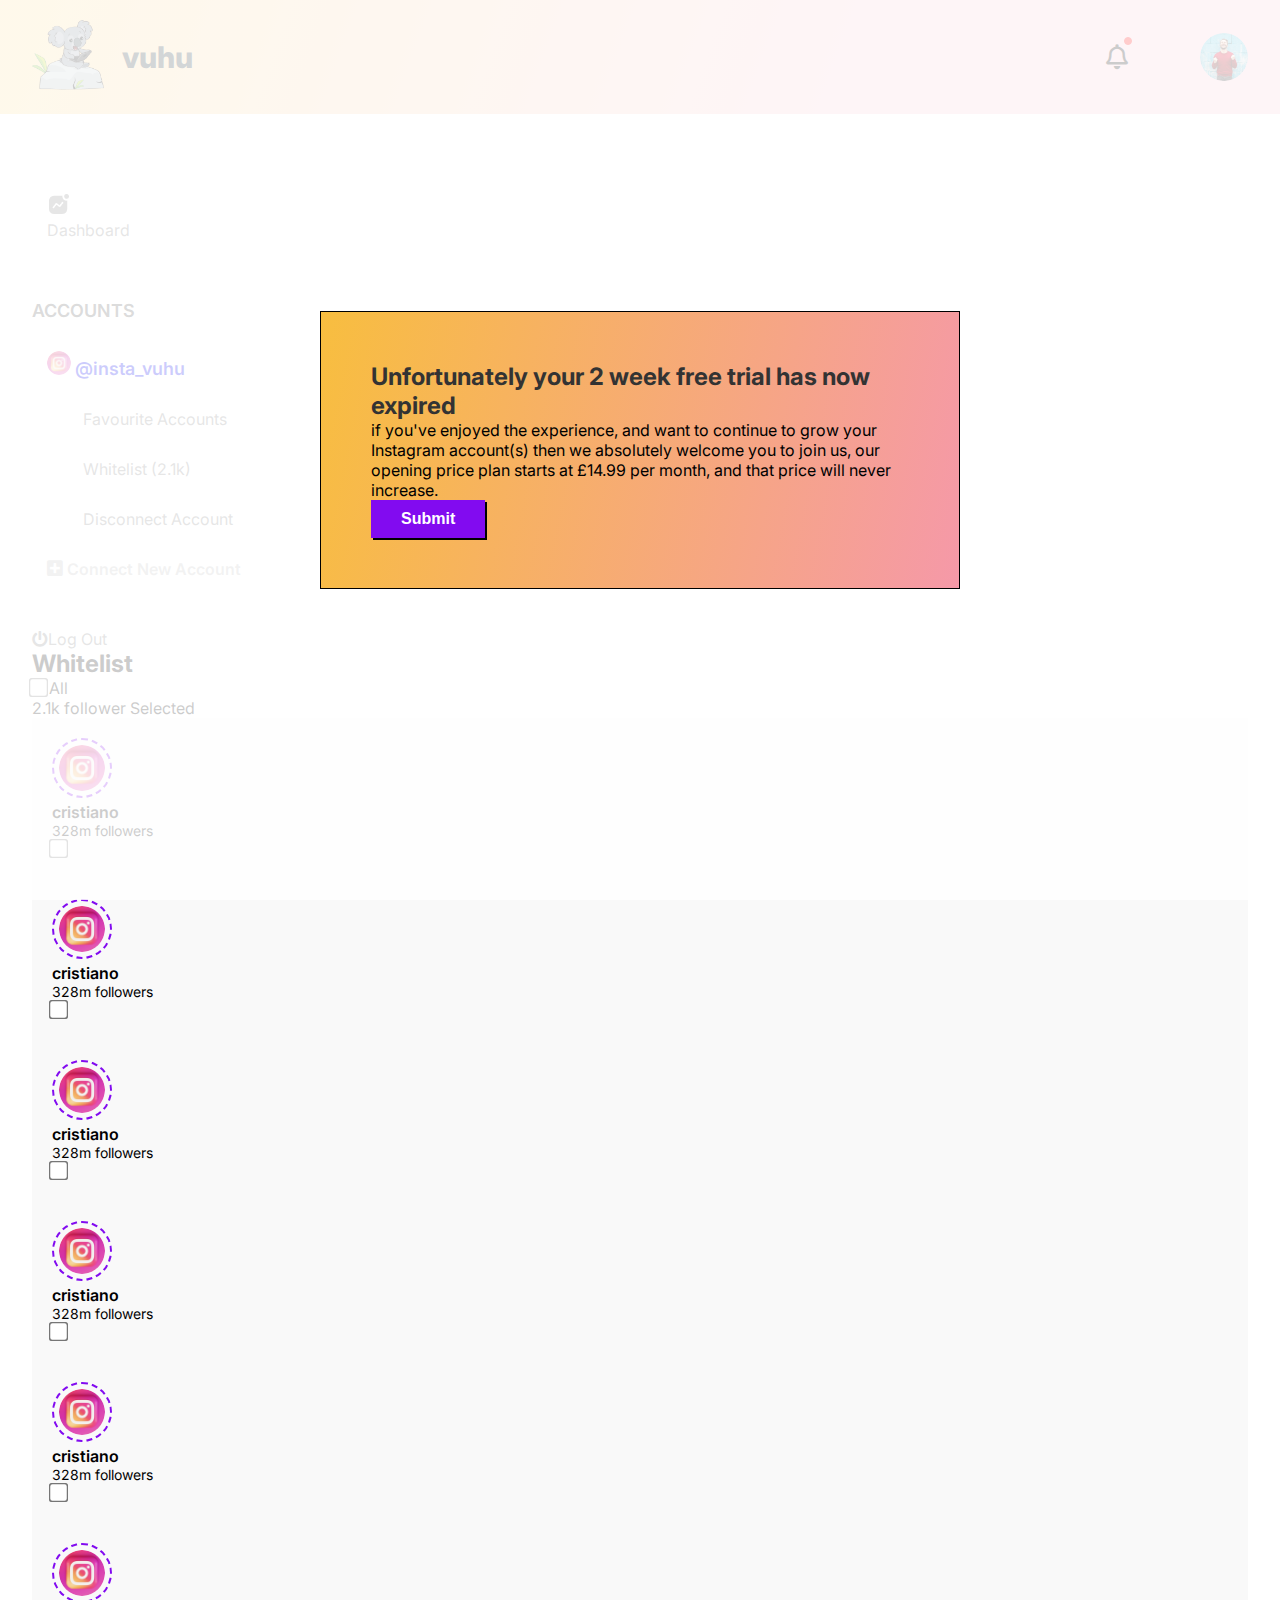
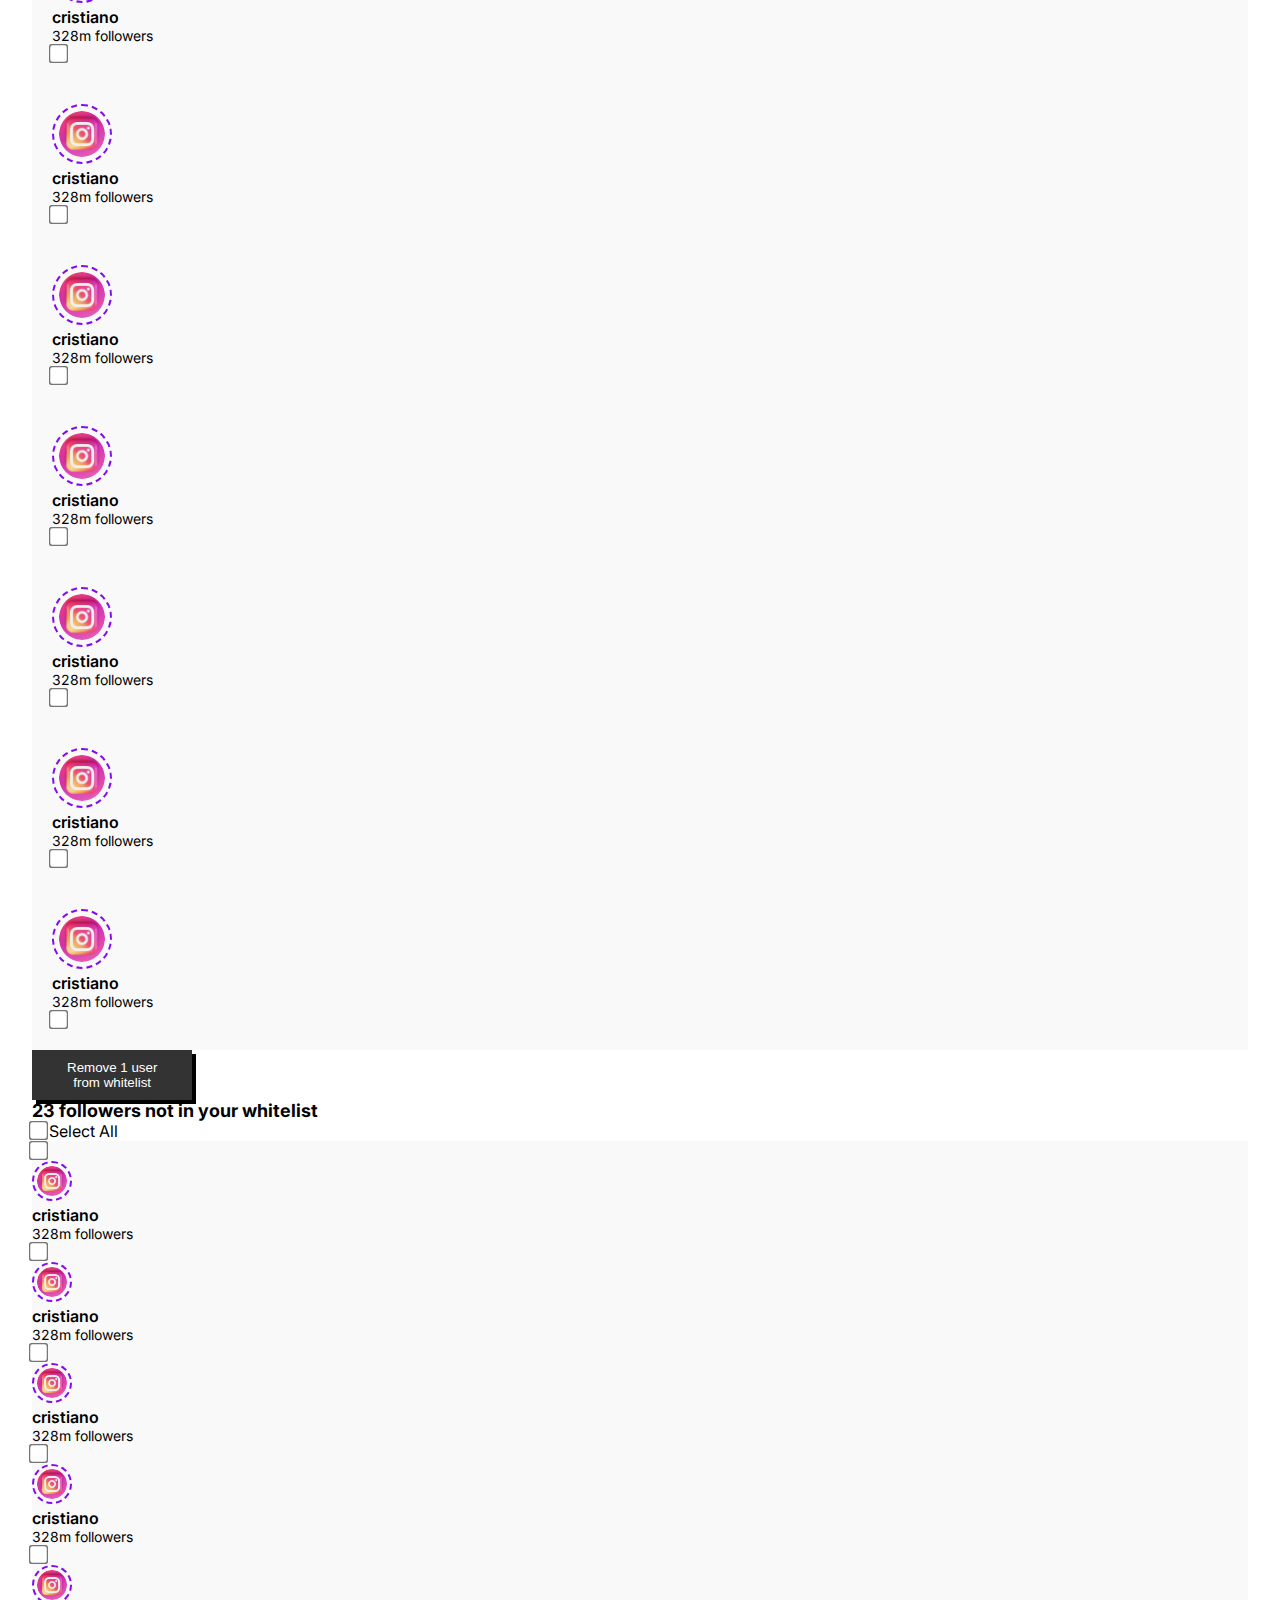
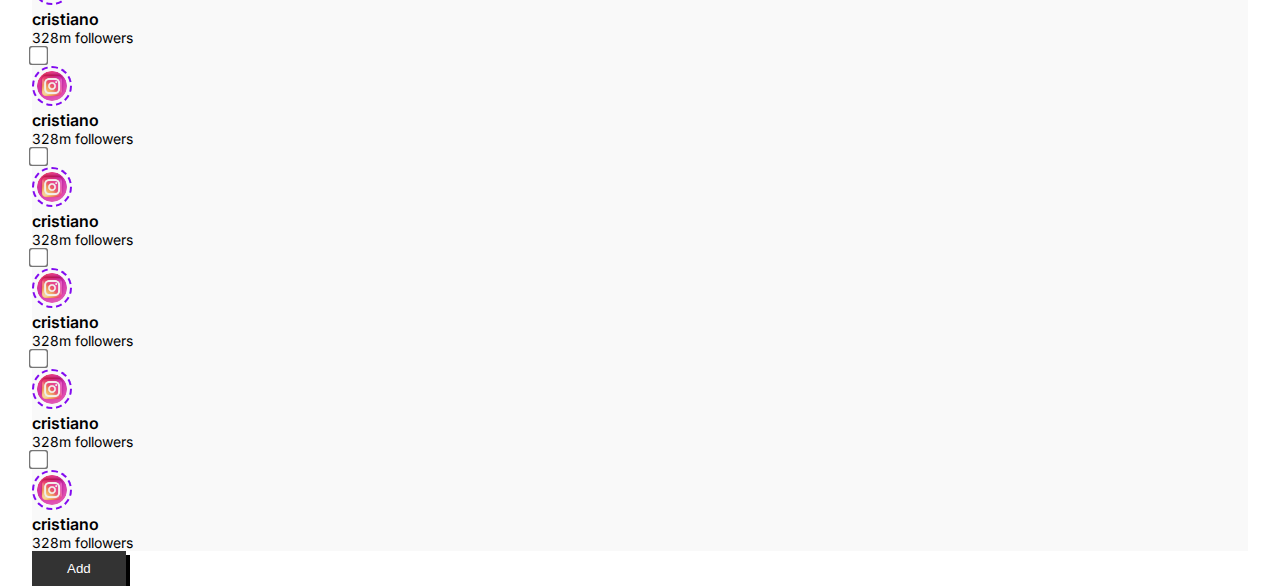
<file: vuhu-account-expire.html>
<!DOCTYPE html>
<html lang="en">
<head>
    <meta charset="UTF-8">
    <meta http-equiv="X-UA-Compatible" content="IE=edge">
    <meta name="viewport" content="width=device-width, initial-scale=1.0">
    <title>Vuhu</title>
    <!-- font wesome  -->
    <link href="https://cdnjs.cloudflare.com/ajax/libs/font-awesome/5.13.0/css/all.min.css" rel="stylesheet">
    <!-- google font inter  -->
    <link rel="preconnect" href="https://fonts.googleapis.com">
    <link rel="preconnect" href="https://fonts.gstatic.com" crossorigin>
    <link href="https://fonts.googleapis.com/css2?family=Inter:wght@100;200;300;400;500;600;700;800;900&display=swap" rel="stylesheet">
    <!-- boostrap style -->
    <link href="https://cdn.jsdelivr.net/npm/bootstrap@5.1.0/dist/css/bootstrap.min.css" rel="stylesheet" integrity="sha384-KyZXEAg3QhqLMpG8r+8fhAXLRk2vvoC2f3B09zVXn8CA5QIVfZOJ3BCsw2P0p/We" crossorigin="anonymous">
    <!-- style css  -->
    <link rel="stylesheet" href="assets/css/style.css">
</head>
<body>
    <header class="bg-gradient">
        <div class="container-fluid">
            <div class="bg-gradient-menu-area navigation-area">
                <a class="logo-link" href="index.html">
                    <div class="vuhu-logo">
                            <div class="logo-image">
                                <img src="images/logo.png" alt="logo">
                            </div>
                            <div class="logo-tile">
                                <h2 >vuhu</h2>
                            </div>
                    </div>
                </a>
                    <div class="bg-gradient-nav navigation">
                        <ul class="desktop-menu">
                            <!-- add class name active for notification active -->
                            <li class="notification-icon active">
                                <i class="far fa-bell"></i>
                            <span class="notification-alert"></span>
                            </li>
                            <li class="profile-img-area">
                                <img class="profile-img" class="" src="images/profile-img.png" alt="">
                            </li>
                        </ul>
                        <!-- mobile menu click icon  -->
                        <ul class="mobile-navigation">
                            <li>
                                <i class="mobile-toggle-icon fas fa-bars"></i>
                            </li>
                        </ul>
                    </div>
                    <!-- mobile slider nemu  -->
                    <div class="mobile-menu">
                        <div class="menu-close-button">
                            <i class="fas fa-times mobile-slider-close"></i>
                        </div>
                        <div class="monile-menu-link">
                            <a class="dashboart-activity color-grey-3 ms-0" href="#">
                                <div class="row">
                                    <div class="col-2">
                                        <img class="dasboard-icon" src="images/mobile-dashboard-icon.png" alt="dashboard-icon">
                                    </div>
                                    <div class="col-9">
                                        <span class="Dashboard-title">Dashboard</span>
                                    </div>
                                    
                                </div>
                            </a>
                            <h5 class="account-title color-white">Accounts</h5>
                            <a class="add-account my-3" href="javascript:void(0)">
                                <img class="add-account-accoun-imag me-2" src="images/insta.png" alt="img">
                                 <span class="account-name font-18">@insta_vuhu</span>
                             </a>
                             <a class="add-account color-grey-3 my-3" href="#">
                                  <span class="account-link ms-4">Favourite Accounts</span>
                              </a>
                              <a class="add-account color-grey-3 my-3" href="#">
                                 <span class="account-link ms-4">Whitelist (2.1k)</span>
                             </a>
                            <a class="add-account color-violet ml-0" href="account-add.html">
                                <i class="me-4 fas fa-plus-square"></i>
                                <span>Connect New Account</span>
                            </a>
                        </div>
                        <div class="mobile-slider-nav-logout">
                            <a class="color-white ms-5" href="index.html">
                                <i class="fas fa-power-off"></i><span class="color-white ms-2">Log Out</span>
                            </a>
                        </div>
                        
                    </div>
            </div>
        </div>
    </header>
       <section class="account-setting-section account-add-fav-aco">
            <div class="container-fluid">
                <div class="row">
                    <!-- whitlist left side area -->
                    <div class="col-md-3 d-none d-md-block" >
                        <div class="account-leftside">
                            <a class="dashboart-activity color-grey-3" href="#">
                                <div class="row">
                                    <div class="col-2">
                                        <img class="dasboard-icon" src="images/dashboar-icon.png" alt="dashboard-icon">
                                    </div>
                                    <div class="col-9">
                                        <span class="Dashboard-title">Dashboard</span>
                                    </div>
                                    
                                </div>
                            </a>
                            <h5 class="account-title color-grey-2">Accounts</h5>
                            <a class="add-account my-3" href="javascript:void(0)">
                               <img class="add-account-accoun-imag me-2" src="images/insta.png" alt="img">
                                <span class="account-name font-18">@insta_vuhu</span>
                            </a>
                            <a class="add-account color-grey-3 my-3" href="#">
                                 <span class="account-link ms-4">Favourite Accounts</span>
                             </a>
                             <a class="add-account color-grey-3 my-3" href="#">
                                <span class="account-link ms-4">Whitelist (2.1k)</span>
                            </a>
                            <a class="add-account color-grey-3 my-3" href="#">
                                <span class="account-link ms-4">Disconnect Account</span>
                            </a>
                            <a class="add-account color-disable ms-0 mt-5" href="javascript:void(0)">
                                <i class="me-4 fas fa-plus-square"></i>
                                <span>Connect New Account</span>
                            </a>
                            <div class="account-add-fav-aco-logout">
                            <a class="color-grey-3 ms-5" href="index.html">
                                <i class="fas fa-power-off"></i><span class="color-grey-3 ms-2">Log Out</span>
                            </a>
                        </div>

                        </div>
                    </div>
                    <!-- Whitlist Right side area  -->
                    <div class="col-12 col-md-9">
                        <div class="row">
                            <!-- whitlist Right side part One -->
                            <div class="col-12 col-md-12 col-xl-8">
                                <!-- whitlist part one title -->
                                <div class="account-setting-wi-area col-md-12">
                                    <div class=" col-12 col-md-8 col-xl-12 ">
                                        <h4 class="account-setting-wi-title font-24" >Whitelist</h4>
                                        <div class="row">
                                            <div class="col-3 col-md-2 pe-0">
                                                <label>
                                                <input class="whitelist-account-all me-2" type="checkbox" id="selectAllWhitelist">
                                                All  </label>
                                            </div>
                                            <p class="col-9 col-md-6 ps-0">2.1k follower Selected</p>
                                        </div>
                                    </div>
                                </div>
                                <!-- whitlist part one card area   -->
                                <div class="row whitelist-account-card-area">
                                    <!-- whitlist sigle account -->
                                    <!-- start whitelist account single account-->
                                        <div class="account col-12 col-md-6 col-xl-6 px-0 px-md-2 my-2">
                                            <div class="alert-box col-12 ">
                                                <div class="row justify-content-center justify-content-md-start">
                                                    <div class="col-10 px-0 px-md-2">
                                                        <div class="row">
                                                            <div class="col-3 col-md-4 px-0 px-md-2">
                                                                <img class="alert-imag alert-fav-aco-img" src="images/insta.png" alt="insta">
                                                            </div>
                                                            <div class="col-9 col-md-8 d-flex flex-column justify-content-center px-0 px-md-2  ">
                                                                <h3 class="alert-title font-16">cristiano</h3>
                                                                <p class="alert-sub-title font-14 mb-0">328m followers</p>
                                                            </div>
                                                        </div>
                                                    </div>
                                                    <div class="col-1 col-md-2 px-0 px-md-2 d-flex justify-content-center align-items-center">
                                                        <input type="checkbox" class="whitelist-account">
                                                    </div>
                                                </div>
                                            </div>
                                        </div>
                                        <!--end whitelist account single account-->
                                         <!-- start whitelist account single account-->
                                         <div class="account col-12 col-md-6 col-xl-6 px-0 px-md-2 my-2">
                                            <div class="alert-box col-12 ">
                                                <div class="row justify-content-center justify-content-md-start">
                                                    <div class="col-10 px-0 px-md-2">
                                                        <div class="row">
                                                            <div class="col-3 col-md-4 px-0 px-md-2">
                                                                <img class="alert-imag alert-fav-aco-img" src="images/insta.png" alt="insta">
                                                            </div>
                                                            <div class="col-9 col-md-8 d-flex flex-column justify-content-center px-0 px-md-2  ">
                                                                <h3 class="alert-title font-16">cristiano</h3>
                                                                <p class="alert-sub-title font-14 mb-0">328m followers</p>
                                                            </div>
                                                        </div>
                                                    </div>
                                                    <div class="col-1 col-md-2 px-0 px-md-2 d-flex justify-content-center align-items-center">
                                                        <input type="checkbox" class="whitelist-account">
                                                    </div>
                                                </div>
                                            </div>
                                        </div>
                                        <!--end whitelist account single account-->
                                         <!-- start whitelist account single account-->
                                         <div class="account col-12 col-md-6 col-xl-6 px-0 px-md-2 my-2">
                                            <div class="alert-box col-12 ">
                                                <div class="row justify-content-center justify-content-md-start">
                                                    <div class="col-10 px-0 px-md-2">
                                                        <div class="row">
                                                            <div class="col-3 col-md-4 px-0 px-md-2">
                                                                <img class="alert-imag alert-fav-aco-img" src="images/insta.png" alt="insta">
                                                            </div>
                                                            <div class="col-9 col-md-8 d-flex flex-column justify-content-center px-0 px-md-2  ">
                                                                <h3 class="alert-title font-16">cristiano</h3>
                                                                <p class="alert-sub-title font-14 mb-0">328m followers</p>
                                                            </div>
                                                        </div>
                                                    </div>
                                                    <div class="col-1 col-md-2 px-0 px-md-2 d-flex justify-content-center align-items-center">
                                                        <input type="checkbox" class="whitelist-account">
                                                    </div>
                                                </div>
                                            </div>
                                        </div>
                                        <!--end whitelist account single account-->
                                         <!-- start whitelist account single account-->
                                         <div class="account col-12 col-md-6 col-xl-6 px-0 px-md-2 my-2">
                                            <div class="alert-box col-12 ">
                                                <div class="row justify-content-center justify-content-md-start">
                                                    <div class="col-10 px-0 px-md-2">
                                                        <div class="row">
                                                            <div class="col-3 col-md-4 px-0 px-md-2">
                                                                <img class="alert-imag alert-fav-aco-img" src="images/insta.png" alt="insta">
                                                            </div>
                                                            <div class="col-9 col-md-8 d-flex flex-column justify-content-center px-0 px-md-2  ">
                                                                <h3 class="alert-title font-16">cristiano</h3>
                                                                <p class="alert-sub-title font-14 mb-0">328m followers</p>
                                                            </div>
                                                        </div>
                                                    </div>
                                                    <div class="col-1 col-md-2 px-0 px-md-2 d-flex justify-content-center align-items-center">
                                                        <input type="checkbox" class="whitelist-account">
                                                    </div>
                                                </div>
                                            </div>
                                        </div>
                                        <!--end whitelist account single account-->
                                         <!-- start whitelist account single account-->
                                         <div class="account col-12 col-md-6 col-xl-6 px-0 px-md-2 my-2">
                                            <div class="alert-box col-12 ">
                                                <div class="row justify-content-center justify-content-md-start">
                                                    <div class="col-10 px-0 px-md-2">
                                                        <div class="row">
                                                            <div class="col-3 col-md-4 px-0 px-md-2">
                                                                <img class="alert-imag alert-fav-aco-img" src="images/insta.png" alt="insta">
                                                            </div>
                                                            <div class="col-9 col-md-8 d-flex flex-column justify-content-center px-0 px-md-2  ">
                                                                <h3 class="alert-title font-16">cristiano</h3>
                                                                <p class="alert-sub-title font-14 mb-0">328m followers</p>
                                                            </div>
                                                        </div>
                                                    </div>
                                                    <div class="col-1 col-md-2 px-0 px-md-2 d-flex justify-content-center align-items-center">
                                                        <input type="checkbox" class="whitelist-account">
                                                    </div>
                                                </div>
                                            </div>
                                        </div>
                                        <!--end whitelist account single account-->
                                         <!-- start whitelist account single account-->
                                         <div class="account col-12 col-md-6 col-xl-6 px-0 px-md-2 my-2">
                                            <div class="alert-box col-12 ">
                                                <div class="row justify-content-center justify-content-md-start">
                                                    <div class="col-10 px-0 px-md-2">
                                                        <div class="row">
                                                            <div class="col-3 col-md-4 px-0 px-md-2">
                                                                <img class="alert-imag alert-fav-aco-img" src="images/insta.png" alt="insta">
                                                            </div>
                                                            <div class="col-9 col-md-8 d-flex flex-column justify-content-center px-0 px-md-2  ">
                                                                <h3 class="alert-title font-16">cristiano</h3>
                                                                <p class="alert-sub-title font-14 mb-0">328m followers</p>
                                                            </div>
                                                        </div>
                                                    </div>
                                                    <div class="col-1 col-md-2 px-0 px-md-2 d-flex justify-content-center align-items-center">
                                                        <input type="checkbox" class="whitelist-account">
                                                    </div>
                                                </div>
                                            </div>
                                        </div>
                                        <!--end whitelist account single account-->
                                         <!-- start whitelist account single account-->
                                         <div class="account col-12 col-md-6 col-xl-6 px-0 px-md-2 my-2">
                                            <div class="alert-box col-12 ">
                                                <div class="row justify-content-center justify-content-md-start">
                                                    <div class="col-10 px-0 px-md-2">
                                                        <div class="row">
                                                            <div class="col-3 col-md-4 px-0 px-md-2">
                                                                <img class="alert-imag alert-fav-aco-img" src="images/insta.png" alt="insta">
                                                            </div>
                                                            <div class="col-9 col-md-8 d-flex flex-column justify-content-center px-0 px-md-2  ">
                                                                <h3 class="alert-title font-16">cristiano</h3>
                                                                <p class="alert-sub-title font-14 mb-0">328m followers</p>
                                                            </div>
                                                        </div>
                                                    </div>
                                                    <div class="col-1 col-md-2 px-0 px-md-2 d-flex justify-content-center align-items-center">
                                                        <input type="checkbox" class="whitelist-account">
                                                    </div>
                                                </div>
                                            </div>
                                        </div>
                                        <!--end whitelist account single account-->
                                         <!-- start whitelist account single account-->
                                         <div class="account col-12 col-md-6 col-xl-6 px-0 px-md-2 my-2">
                                            <div class="alert-box col-12 ">
                                                <div class="row justify-content-center justify-content-md-start">
                                                    <div class="col-10 px-0 px-md-2">
                                                        <div class="row">
                                                            <div class="col-3 col-md-4 px-0 px-md-2">
                                                                <img class="alert-imag alert-fav-aco-img" src="images/insta.png" alt="insta">
                                                            </div>
                                                            <div class="col-9 col-md-8 d-flex flex-column justify-content-center px-0 px-md-2  ">
                                                                <h3 class="alert-title font-16">cristiano</h3>
                                                                <p class="alert-sub-title font-14 mb-0">328m followers</p>
                                                            </div>
                                                        </div>
                                                    </div>
                                                    <div class="col-1 col-md-2 px-0 px-md-2 d-flex justify-content-center align-items-center">
                                                        <input type="checkbox" class="whitelist-account">
                                                    </div>
                                                </div>
                                            </div>
                                        </div>
                                        <!--end whitelist account single account-->
                                         <!-- start whitelist account single account-->
                                         <div class="account col-12 col-md-6 col-xl-6 px-0 px-md-2 my-2">
                                            <div class="alert-box col-12 ">
                                                <div class="row justify-content-center justify-content-md-start">
                                                    <div class="col-10 px-0 px-md-2">
                                                        <div class="row">
                                                            <div class="col-3 col-md-4 px-0 px-md-2">
                                                                <img class="alert-imag alert-fav-aco-img" src="images/insta.png" alt="insta">
                                                            </div>
                                                            <div class="col-9 col-md-8 d-flex flex-column justify-content-center px-0 px-md-2  ">
                                                                <h3 class="alert-title font-16">cristiano</h3>
                                                                <p class="alert-sub-title font-14 mb-0">328m followers</p>
                                                            </div>
                                                        </div>
                                                    </div>
                                                    <div class="col-1 col-md-2 px-0 px-md-2 d-flex justify-content-center align-items-center">
                                                        <input type="checkbox" class="whitelist-account">
                                                    </div>
                                                </div>
                                            </div>
                                        </div>
                                        <!--end whitelist account single account-->
                                         <!-- start whitelist account single account-->
                                         <div class="account col-12 col-md-6 col-xl-6 px-0 px-md-2 my-2">
                                            <div class="alert-box col-12 ">
                                                <div class="row justify-content-center justify-content-md-start">
                                                    <div class="col-10 px-0 px-md-2">
                                                        <div class="row">
                                                            <div class="col-3 col-md-4 px-0 px-md-2">
                                                                <img class="alert-imag alert-fav-aco-img" src="images/insta.png" alt="insta">
                                                            </div>
                                                            <div class="col-9 col-md-8 d-flex flex-column justify-content-center px-0 px-md-2  ">
                                                                <h3 class="alert-title font-16">cristiano</h3>
                                                                <p class="alert-sub-title font-14 mb-0">328m followers</p>
                                                            </div>
                                                        </div>
                                                    </div>
                                                    <div class="col-1 col-md-2 px-0 px-md-2 d-flex justify-content-center align-items-center">
                                                        <input type="checkbox" class="whitelist-account">
                                                    </div>
                                                </div>
                                            </div>
                                        </div>
                                        <!--end whitelist account single account-->
                                         <!-- start whitelist account single account-->
                                         <div class="account col-12 col-md-6 col-xl-6 px-0 px-md-2 my-2">
                                            <div class="alert-box col-12 ">
                                                <div class="row justify-content-center justify-content-md-start">
                                                    <div class="col-10 px-0 px-md-2">
                                                        <div class="row">
                                                            <div class="col-3 col-md-4 px-0 px-md-2">
                                                                <img class="alert-imag alert-fav-aco-img" src="images/insta.png" alt="insta">
                                                            </div>
                                                            <div class="col-9 col-md-8 d-flex flex-column justify-content-center px-0 px-md-2  ">
                                                                <h3 class="alert-title font-16">cristiano</h3>
                                                                <p class="alert-sub-title font-14 mb-0">328m followers</p>
                                                            </div>
                                                        </div>
                                                    </div>
                                                    <div class="col-1 col-md-2 px-0 px-md-2 d-flex justify-content-center align-items-center">
                                                        <input type="checkbox" class="whitelist-account">
                                                    </div>
                                                </div>
                                            </div>
                                        </div>
                                        <!--end whitelist account single account-->
                                         <!-- start whitelist account single account-->
                                         <div class="account col-12 col-md-6 col-xl-6 px-0 px-md-2 my-2">
                                            <div class="alert-box col-12 ">
                                                <div class="row justify-content-center justify-content-md-start">
                                                    <div class="col-10 px-0 px-md-2">
                                                        <div class="row">
                                                            <div class="col-3 col-md-4 px-0 px-md-2">
                                                                <img class="alert-imag alert-fav-aco-img" src="images/insta.png" alt="insta">
                                                            </div>
                                                            <div class="col-9 col-md-8 d-flex flex-column justify-content-center px-0 px-md-2  ">
                                                                <h3 class="alert-title font-16">cristiano</h3>
                                                                <p class="alert-sub-title font-14 mb-0">328m followers</p>
                                                            </div>
                                                        </div>
                                                    </div>
                                                    <div class="col-1 col-md-2 px-0 px-md-2 d-flex justify-content-center align-items-center">
                                                        <input type="checkbox" class="whitelist-account">
                                                    </div>
                                                </div>
                                            </div>
                                        </div>
                                        <!--end whitelist account single account-->
                                        
                                </div>
                                <div class="whitlist-remove-button-area my-4 text-center text-md-start">
                                    <button class="whitlist-remove-button" >
                                        Remove 1 user <br> from whitelist
                                    </button>
                                </div>

                            </div>
                            <!-- end whitlist Right side part One -->
                            <div class="col-md-12 col-xl-4">
                                <h4 class="account-setting-wi-title font-18" >23 followers not in your whitelist</h4>
                                <div class="row ">
                                    <div class="col-12 pe-0 mb-4">
                                        <label>
                                        <input class="whitelist-account-all me-2" type="checkbox" id="selectAllWhitelist">
                                        Select All  </label>
                                    </div>
                                    <!-- follower not white list  -->
                                    <div class="">
                                        <div class="row not-whitelist-account-card-area  mt-2">
                                        <!-- single card notwhitelsit card -->
                                         <div class="col-8 col-md-6 col-xl-12 px-0 px-md-2 my-3">
                                            <div class="not-whitelist-card col-12 ">
                                                <div class="row justify-content-center justify-content-md-start">
                                                    <div class="col-3 col-md-2 px-0 px-md-2 d-flex justify-content-center align-items-center">
                                                        <input type="checkbox" class="whitelist-account">
                                                    </div>
                                                    <div class="col-8 px-0 px-md-2">
                                                        <div class="row">
                                                            <div class="col-3 col-md-3 px-0 px-md-2 pe-md-0">
                                                                <img class="not-whitelist-img alert-fav-aco-img" src="images/insta.png" alt="insta">
                                                            </div>
                                                            <div class="col-9 col-md-8 d-flex flex-column justify-content-center px-0 px-md-2  ps-md-0">
                                                                <h3 class="alert-title font-16 mb-0">cristiano</h3>
                                                                <p class="alert-sub-title font-14 mb-0">328m followers</p>
                                                            </div>
                                                        </div>
                                                    </div>
                                                </div>
                                            </div>
                                        </div>
                                        <!-- End single card notwhitelsit card -->
                                         <!-- single card notwhitelsit card -->
                                         <div class="col-8 col-md-6 col-xl-12 px-0 px-md-2 my-3">
                                            <div class="not-whitelist-card col-12 ">
                                                <div class="row justify-content-center justify-content-md-start">
                                                    <div class="col-3 col-md-2 px-0 px-md-2 d-flex justify-content-center align-items-center">
                                                        <input type="checkbox" class="whitelist-account">
                                                    </div>
                                                    <div class="col-8 px-0 px-md-2">
                                                        <div class="row">
                                                            <div class="col-3 col-md-3 px-0 px-md-2 pe-md-0">
                                                                <img class="not-whitelist-img alert-fav-aco-img" src="images/insta.png" alt="insta">
                                                            </div>
                                                            <div class="col-9 col-md-8 d-flex flex-column justify-content-center px-0 px-md-2  ps-md-0">
                                                                <h3 class="alert-title font-16 mb-0">cristiano</h3>
                                                                <p class="alert-sub-title font-14 mb-0">328m followers</p>
                                                            </div>
                                                        </div>
                                                    </div>
                                                </div>
                                            </div>
                                        </div>
                                        <!-- End single card notwhitelsit card -->
                                         <!-- single card notwhitelsit card -->
                                         <div class="col-8 col-md-6 col-xl-12 px-0 px-md-2 my-3">
                                            <div class="not-whitelist-card col-12 ">
                                                <div class="row justify-content-center justify-content-md-start">
                                                    <div class="col-3 col-md-2 px-0 px-md-2 d-flex justify-content-center align-items-center">
                                                        <input type="checkbox" class="whitelist-account">
                                                    </div>
                                                    <div class="col-8 px-0 px-md-2">
                                                        <div class="row">
                                                            <div class="col-3 col-md-3 px-0 px-md-2 pe-md-0">
                                                                <img class="not-whitelist-img alert-fav-aco-img" src="images/insta.png" alt="insta">
                                                            </div>
                                                            <div class="col-9 col-md-8 d-flex flex-column justify-content-center px-0 px-md-2  ps-md-0">
                                                                <h3 class="alert-title font-16 mb-0">cristiano</h3>
                                                                <p class="alert-sub-title font-14 mb-0">328m followers</p>
                                                            </div>
                                                        </div>
                                                    </div>
                                                </div>
                                            </div>
                                        </div>
                                        <!-- End single card notwhitelsit card -->
                                         <!-- single card notwhitelsit card -->
                                         <div class="col-8 col-md-6 col-xl-12 px-0 px-md-2 my-3">
                                            <div class="not-whitelist-card col-12 ">
                                                <div class="row justify-content-center justify-content-md-start">
                                                    <div class="col-3 col-md-2 px-0 px-md-2 d-flex justify-content-center align-items-center">
                                                        <input type="checkbox" class="whitelist-account">
                                                    </div>
                                                    <div class="col-8 px-0 px-md-2">
                                                        <div class="row">
                                                            <div class="col-3 col-md-3 px-0 px-md-2 pe-md-0">
                                                                <img class="not-whitelist-img alert-fav-aco-img" src="images/insta.png" alt="insta">
                                                            </div>
                                                            <div class="col-9 col-md-8 d-flex flex-column justify-content-center px-0 px-md-2  ps-md-0">
                                                                <h3 class="alert-title font-16 mb-0">cristiano</h3>
                                                                <p class="alert-sub-title font-14 mb-0">328m followers</p>
                                                            </div>
                                                        </div>
                                                    </div>
                                                </div>
                                            </div>
                                        </div>
                                        <!-- End single card notwhitelsit card -->
                                         <!-- single card notwhitelsit card -->
                                         <div class="col-8 col-md-6 col-xl-12 px-0 px-md-2 my-3">
                                            <div class="not-whitelist-card col-12 ">
                                                <div class="row justify-content-center justify-content-md-start">
                                                    <div class="col-3 col-md-2 px-0 px-md-2 d-flex justify-content-center align-items-center">
                                                        <input type="checkbox" class="whitelist-account">
                                                    </div>
                                                    <div class="col-8 px-0 px-md-2">
                                                        <div class="row">
                                                            <div class="col-3 col-md-3 px-0 px-md-2 pe-md-0">
                                                                <img class="not-whitelist-img alert-fav-aco-img" src="images/insta.png" alt="insta">
                                                            </div>
                                                            <div class="col-9 col-md-8 d-flex flex-column justify-content-center px-0 px-md-2  ps-md-0">
                                                                <h3 class="alert-title font-16 mb-0">cristiano</h3>
                                                                <p class="alert-sub-title font-14 mb-0">328m followers</p>
                                                            </div>
                                                        </div>
                                                    </div>
                                                </div>
                                            </div>
                                        </div>
                                        <!-- End single card notwhitelsit card -->
                                         <!-- single card notwhitelsit card -->
                                         <div class="col-8 col-md-6 col-xl-12 px-0 px-md-2 my-3">
                                            <div class="not-whitelist-card col-12 ">
                                                <div class="row justify-content-center justify-content-md-start">
                                                    <div class="col-3 col-md-2 px-0 px-md-2 d-flex justify-content-center align-items-center">
                                                        <input type="checkbox" class="whitelist-account">
                                                    </div>
                                                    <div class="col-8 px-0 px-md-2">
                                                        <div class="row">
                                                            <div class="col-3 col-md-3 px-0 px-md-2 pe-md-0">
                                                                <img class="not-whitelist-img alert-fav-aco-img" src="images/insta.png" alt="insta">
                                                            </div>
                                                            <div class="col-9 col-md-8 d-flex flex-column justify-content-center px-0 px-md-2  ps-md-0">
                                                                <h3 class="alert-title font-16 mb-0">cristiano</h3>
                                                                <p class="alert-sub-title font-14 mb-0">328m followers</p>
                                                            </div>
                                                        </div>
                                                    </div>
                                                </div>
                                            </div>
                                        </div>
                                        <!-- End single card notwhitelsit card -->
                                         <!-- single card notwhitelsit card -->
                                         <div class="col-8 col-md-6 col-xl-12 px-0 px-md-2 my-3">
                                            <div class="not-whitelist-card col-12 ">
                                                <div class="row justify-content-center justify-content-md-start">
                                                    <div class="col-3 col-md-2 px-0 px-md-2 d-flex justify-content-center align-items-center">
                                                        <input type="checkbox" class="whitelist-account">
                                                    </div>
                                                    <div class="col-8 px-0 px-md-2">
                                                        <div class="row">
                                                            <div class="col-3 col-md-3 px-0 px-md-2 pe-md-0">
                                                                <img class="not-whitelist-img alert-fav-aco-img" src="images/insta.png" alt="insta">
                                                            </div>
                                                            <div class="col-9 col-md-8 d-flex flex-column justify-content-center px-0 px-md-2  ps-md-0">
                                                                <h3 class="alert-title font-16 mb-0">cristiano</h3>
                                                                <p class="alert-sub-title font-14 mb-0">328m followers</p>
                                                            </div>
                                                        </div>
                                                    </div>
                                                </div>
                                            </div>
                                        </div>
                                        <!-- End single card notwhitelsit card -->
                                         <!-- single card notwhitelsit card -->
                                         <div class="col-8 col-md-6 col-xl-12 px-0 px-md-2 my-3">
                                            <div class="not-whitelist-card col-12 ">
                                                <div class="row justify-content-center justify-content-md-start">
                                                    <div class="col-3 col-md-2 px-0 px-md-2 d-flex justify-content-center align-items-center">
                                                        <input type="checkbox" class="whitelist-account">
                                                    </div>
                                                    <div class="col-8 px-0 px-md-2">
                                                        <div class="row">
                                                            <div class="col-3 col-md-3 px-0 px-md-2 pe-md-0">
                                                                <img class="not-whitelist-img alert-fav-aco-img" src="images/insta.png" alt="insta">
                                                            </div>
                                                            <div class="col-9 col-md-8 d-flex flex-column justify-content-center px-0 px-md-2  ps-md-0">
                                                                <h3 class="alert-title font-16 mb-0">cristiano</h3>
                                                                <p class="alert-sub-title font-14 mb-0">328m followers</p>
                                                            </div>
                                                        </div>
                                                    </div>
                                                </div>
                                            </div>
                                        </div>
                                        <!-- End single card notwhitelsit card -->
                                        
                                         <!-- single card notwhitelsit card -->
                                         <div class="col-8 col-md-6 col-xl-12 px-0 px-md-2 my-3">
                                            <div class="not-whitelist-card col-12 ">
                                                <div class="row justify-content-center justify-content-md-start">
                                                    <div class="col-3 col-md-2 px-0 px-md-2 d-flex justify-content-center align-items-center">
                                                        <input type="checkbox" class="whitelist-account">
                                                    </div>
                                                    <div class="col-8 px-0 px-md-2">
                                                        <div class="row">
                                                            <div class="col-3 col-md-3 px-0 px-md-2 pe-md-0">
                                                                <img class="not-whitelist-img alert-fav-aco-img" src="images/insta.png" alt="insta">
                                                            </div>
                                                            <div class="col-9 col-md-8 d-flex flex-column justify-content-center px-0 px-md-2  ps-md-0">
                                                                <h3 class="alert-title font-16 mb-0">cristiano</h3>
                                                                <p class="alert-sub-title font-14 mb-0">328m followers</p>
                                                            </div>
                                                        </div>
                                                    </div>
                                                </div>
                                            </div>
                                        </div>
                                        <!-- End single card notwhitelsit card -->
                                         <!-- single card notwhitelsit card -->
                                         <div class="col-8 col-md-6 col-xl-12 px-0 px-md-2 my-3">
                                            <div class="not-whitelist-card col-12 ">
                                                <div class="row justify-content-center justify-content-md-start">
                                                    <div class="col-3 col-md-2 px-0 px-md-2 d-flex justify-content-center align-items-center">
                                                        <input type="checkbox" class="whitelist-account">
                                                    </div>
                                                    <div class="col-8 px-0 px-md-2">
                                                        <div class="row">
                                                            <div class="col-3 col-md-3 px-0 px-md-2 pe-md-0">
                                                                <img class="not-whitelist-img alert-fav-aco-img" src="images/insta.png" alt="insta">
                                                            </div>
                                                            <div class="col-9 col-md-8 d-flex flex-column justify-content-center px-0 px-md-2  ps-md-0">
                                                                <h3 class="alert-title font-16 mb-0">cristiano</h3>
                                                                <p class="alert-sub-title font-14 mb-0">328m followers</p>
                                                            </div>
                                                        </div>
                                                    </div>
                                                </div>
                                            </div>
                                        </div>
                                        <!-- End single card notwhitelsit card -->
                                       

                                        </div>
                                    </div>
                                </div>
                                <div class="not-whitelist-button text-center text-md-start my-md-3 mb-5 mt-2">
                                    <button class="whitlist-remove-button not-whitlist-button" >
                                       Add
                                    </button> 
                                </div>
                            </div>
                            <!-- whitlist Right side part Two  -->
                        </div>
                    </div>
                    <!-- End whitlist Right side area  -->
                </div>
            </div>
    </section>
      <!-- account expire box -->
      <div class="account-exprire-pop-area">
        <div class="account-expire-pop-box">
            <h2 class="account-expire-pop-title color-black-3 font-24 text-center my-2">Unfortunately your 2 week free trial has now expired </h2>
            <p class="account-expire-desc text-center my-4">if you've enjoyed the experience, and want to continue to grow your Instagram account(s) then we absolutely welcome you to join us, our opening price plan starts at £14.99 per month, and that price will never increase.</p>
            <div class=" text-center mt-4">
                <button class="account-renew-button button-small color-white "  type="submit">Submit</button>
            </div>
        </div>
    </div>
<script>
      let accountExpirePopBox = document.querySelector('.account-exprire-pop-area');
            if(accountExpirePopBox.style.display == '') {
                document.body.style.overflow = 'hidden';
                console.log('i am block')
            } 
        document.addEventListener("DOMContentLoaded", function(event) { 
         let renewButton = document.querySelector('.account-renew-button');
       
            renewButton.addEventListener('click', (e)=> {
                accountExpirePopBox.style.display = 'none';
                document.body.style.overflow = 'auto'; 
                console.log('clicked')
            })
       });
   </script>


  

    <!-- boostrap js  -->
         <script src="https://cdn.jsdelivr.net/npm/bootstrap@5.1.0/dist/js/bootstrap.bundle.min.js" integrity="sha384-U1DAWAznBHeqEIlVSCgzq+c9gqGAJn5c/t99JyeKa9xxaYpSvHU5awsuZVVFIhvj" crossorigin="anonymous"></script>
    <!-- main js -->
         <script src="assets/js/main.js"></script>
</body>
</html>
</file>
<file: assets/css/style.css>
/* 
Name : Vuhu 

introduction css style sheet 
    1 Golabal style 
        1.1 golabal css
        1.2 navigation style 
    2. index.html ( home page )
        2.1 hero section 
        2.2 home Free trial  section 
        2.3 Start FAQ section 
        2.4 footer section
        2.5 Home  page responsive Style
    3 Register page yes 
        3.1 page design 
        3.2 responsive style 








*/
/* 
***********************************
  1.1 Global Style  
 **********************************
 */
* {
    margin:0px;
    padding:0px;
    box-sizing: border-box;
}
body {
    font-family: 'Inter', sans-serif;
    font-size: 16px;
    font-weight: normal;
    position: relative;
}
a {
    text-decoration: none !important;
}

.container {
    max-width: 1200px;
}
.container-fluid {
    width: 95%;
    margin: auto;
}
.bg-gradient {
    background: linear-gradient(110deg, rgba(248,193,54,0.5046393557422969) 0%, rgba(245,150,176,0.4990371148459384) 69%) !important
    ;
    background-repeat: no-repeat;
    background-size: cover;
}
/* color name col- 1 Electric Violet */
.color-violet  {
    color: #820BF0;
}
.bg-violet {
    background: #820BF0;
}
/* color name col - 2  Whisper */
.color-whisper {
    color:#ECE9F1;
}
.color-black-3 {
    color:#333333 !important;
}
.color-black {
    color:#000000 !important;
}
.bg-whisper {
    background: #ECE9F1;
}
.bg-grey-2 {
   background: #4F4F4F;
}
.color-grey-2 {
    color:#4F4F4F;
}
.color-grey-3 {
    color:#828282;

}
.color-white {
    color:#ffffff;
}
.color-disable {
    color:#BDBDBD;
}
.font-24 {
    font-size: 24px;
}
.font-20 {
    font-size: 20px;
}
.font-16 {
    font-size: 16px;
}
.font-18 {
    font-size: 18px;
}
.font-14 {
    font-size: 14px;
}
/* color name col -3  */
/* hero section gradient  */
/* button sm */
.button-small {
    background:#820BF0;
    font-size: 16px;
    font-weight: 700;
    text-align: center;
    display: inline-block;
    padding:10px 30px;
    box-shadow: 2px 2px 0px #000000;
    text-decoration: none;
    transition: 0.3s ease;
}
/* learg button  */
.button-large {
    background:#820BF0;
    font-size: 16px;
    font-weight: 700;
    text-align: center;
    display: inline-block;
    padding:12px 30px;
    box-shadow: 4px 4px 0px #000000;
    text-decoration: none;
    padding: 20px 68px;
    transition: 0.3s ease;
    
}
.button-small::after,
.button-large::after {
    content: '';
    width: 0;
    height: 0;
    background-color: transparent !important;
}
.button-large:hover {
    box-shadow: 3px 3px 0px #000000;
	transform: translateY(2px);
}
.button-small:hover {
    box-shadow: 1px 1px 0px #000000;
    transform: translateY(1px);
}
/* pop up area  */
.pop-up-area {
    width: 100%;
    height: 100vh;
    background-color:rgba(79, 79, 79, 0.8);
    position: absolute;
    top: 0;
    left: 0;
    z-index: 100;
}
.pup-up-box {
    width: 50%;
    height: 50vh;
    position: absolute;
    left: 50%;
    top: 50%;
    transform: translate(-50%, -50%);
    background: #ffffff;
    padding: 20px;
}

/* 
***********************************
 end  Global Style  
 **********************************
 */
 /* *****************
    1.2 navigation area 
 *********************
 */
 .navigation-area { 
    display: flex; width: 95%;
    margin:auto;
    align-items: center;
    padding-top: 20px;
}
.bg-gradient-menu-area {
    padding-bottom: 20px;
    width: auto;
}
.navigation-area .logo-link {
    text-decoration: none !important;
}
.vuhu-logo {
    display: flex;
}
.logo-image {
    width: 90px;
}
.logo-image img {
     width: 80%;
}
.logo-tile {
    display: flex;
    align-items: center;
}
.logo-tile h2 {
    font-size: 30px;
    font-weight: 800;
    color:#263238;
    margin-left: 0px;
}
.navigation {
    width: 50%;
    margin-left: auto;
}
.bg-gradient-nav {
    width: auto;
}
.bg-gradient-nav .desktop-menu {}
.bg-gradient-nav .desktop-menu li {
    margin-right: 64px;
}
.bg-gradient-nav .desktop-menu li:last-child {
    margin-right: 0px;
}
.bg-gradient-nav .desktop-menu .notification-icon {
    font-size: 25px;
    width: 30px;
    position: relative;
}
.bg-gradient-nav .desktop-menu .notification-icon.active {
    color:;
}
.bg-gradient-nav .desktop-menu  .notification-icon.active .notification-alert {
    width: 8px;
    height: 8px;
    background:red;
    border: 1px solid red;
    border-radius: 50%;
    position: absolute;
    top: 4px;
    right: 4px;
}
.bg-gradient-nav .desktop-menu .profile-img-area .profile-img {
    width: 48px;
    height: 48px;
    border-radius: 50%;
}
.navigation ul {
    list-style-type: none;
    margin:0px;
    padding:0px;
    display: flex;
    justify-content: space-between;
}
.navigation ul li{
    display: flex;
    align-items: center;
}
.navigation ul li a {
    text-decoration: none;
    color:#333333;
    font-size: 16px;
    font-weight: 700;
    text-transform: capitalize;
    padding: 8px 20px;
}
.bg-gradient-nav .mobile-navigation {
    justify-content: flex-end;
}
.navigation ul li a::after {
    content: '';
    display: block;
    width: 0;
    height: 2px;
    background-color: #333333;
    transition: width ease .3s;
}
.navigation ul li a:hover::after {
    content: '';
    display: block;
    width: 100% !important;
    height: 2px;
    background-color: #333333;
    transition: width ease .3s;
}
.navigation ul li a.active::after {
    width: 100% ;
}
.navigation ul li a.button-small {
    color:#ffffff;
    text-transform: unset;
}
.navigation ul li a  .login-icon { 
    margin-right: 15px;
    width: 17px;
}
.mobile-navigation {
    display: none !important;
}
/* mobile slider menu  */
.mobile-menu {
    position: absolute;
    top: 0px;
    left:-800px;
    height: 100vh;
    background: #820BF0;
    padding: 20px;
    width: 100%;
    transition-duration: 1s;
    display: none;
}
.mobile-toggle-icon {
    cursor: pointer;
    font-size: 30px;
    padding: 5px;
}
.menu-close-button {
    text-align: right;
}
.menu-close-button i{
    font-size: 20px;
    color:#ffffff;
    padding: 10px;
    cursor: pointer;
}
.monile-menu-link {
    padding-top: 80px;
    padding-left: 40px;
}
.monile-menu-link a {
    color:#fff;
    display:block;
    text-decoration: none;
    margin-bottom: 30px;

}
.monile-menu-link a img {
    color: #ffffff;
    margin-left: 10px;
}
.mobile-menu-trial-button {
    position: absolute;
    bottom: 120px;
    left: 50%;
transform: translateX(-50%);
}
.mobile-menu-trial-button  a.button-small {
    background: #ffffff;
}
.mobile-slider-nav-logout {
    position: absolute;
    bottom: 30px;
}
/* end navigation area  */

/* ********************** 2 Start Home page ******************************** */



/* 
***************************
    2.1 start  home Hero  section 
***************************
*/
.vuhu-homehero-section {
    /* background: linear-gradient(101.33deg, #F8C136 -8.88%, #F596B0 107.4%); */
    height:calc(100vh + 20vh);
}
/* hero home area  */
.home-hero-area {
    margin-top: 70px;
    padding-bottom: 45px;
 
}
.home-hero-title {
    font-size: 30px;
    font-weight: 800;
    margin-bottom: 25px;
    line-height: 1.5;
}
.home-hero-desc {
    margin-bottom: 10px;
    font-size: 16px;
    font-weight: normal;
}
.home-hero-button {
    color:#ffffff;
    font-size: 24px;
    font-weight: 700;
    margin-bottom: 30px;
    margin-top: 20px;
}
.home-hero-button:hover {
    color:#ffffff;
}
.hero-home-img {
    text-align: center;
    position: relative;
}
.hero-home-img img {
    
}
.hero-mobile-img {
    z-index: 20;
    position: relative;
}
.mobile-shadow-img {
    z-index: 10;
    position: relative;
    margin-top: -50px;
    width: 100%;
}
.mobile-shadow {
}
.gradient-text {
    background: -webkit-linear-gradient(180deg, rgba(253,29,29,1) 0%, rgba(245,96,64,1) 50%, rgba(131,58,180,1) 100%);
    -webkit-background-clip: text;
    -webkit-text-fill-color: transparent;
  }

/* 
***************************
End  home Hero  section 
***************************
*/


/* 
***************************
 2.2 Start  home Free trial  section 
***************************
*/
.free-trial-section {
    padding-top: 100px;
    padding-bottom: 80px;
}
.tree-trial-info {
    width: 95%;
    margin: auto;
    font-weight: 500;
    margin-bottom: 100px;
}
.free-trial-title {
    font-size: 48px;
    padding-bottom: 37px;
}
.free-trial-desc {
    margin-bottom: 20px;
}
.free-trial-option {
    margin-bottom: 62px;
}
.option-icon {}
.option-icon img{
    width: 100%;
}
.option-info {
    margin-left: 115px;
}
.option-title {
    font-size: 24px;
    margin-bottom: 20px;
}
.option-desc {
    line-height: 2;
}
.option-link-button {
    text-decoration: none;
    font-size: 16px;
    display: inline;
}
.option-title,
.option-desc,
.option-link-button {
    font-weight: 500;
}
.option-link-button::after {
    content: '';
    display: block;
    width: 0;
    height: 2px;
    background-color: #333333;
    transition: width ease .3s;
}
.option-link-button:hover::after {
    width: 35% !important;
}
/* 
***************************
End  home Free trial  section 
***************************
*/

/* 
***************************
 2.3 Start FAQ section 
***************************
*/
.faq-section {
    margin-bottom: 195px;
}
.faq-section-area {}
.faq-title {
    margin-bottom: 40px;
    font-size: 48px;
    font-weight: 500;
}
.faq-subtitle {
    margin-bottom: 50px;
    font-weight: 400;
}
/*  Accordion  */
.accordion-item-vuhu {
    margin-bottom: 20px;
}
.accordin-header {
    padding:26px 40px;
    box-shadow: 8px 8px 0px #4f4f4f;
}
.accordion-title {
    font-size: 24px;
    font-weight: 600;
    color:#ffffff;
    margin-bottom: 0px;
}
.accordion-header-icon {
    display: inline;
}
.accordion-header-icon i {
    color:#ffffff;
}
.accordin-info-body {
    color:#ffffff;
    padding:45px 32px;
    box-shadow: 8px 0px 0px #4f4f4f;
    margin-left: 8px;
    display: none;
}
.open {
    display: block;
}
.accordion-desc {}
/* 
***************************
End FAQ section 
***************************
*/
/* 
***************************
2.4 Start footer Section  
***************************
*/
footer {
    padding: 20px;
}
.footer-info {
    padding-top: 110px;
    padding-bottom: 100px;
}
.footer-logo-area {
    margin-bottom: 35px;
}
.footer-logo {
}
.footer-logo-title {
    color:#ffffff;
    font-size: 40px;
    font-weight: 800;
    display: flex;
    align-items: center;
}
.footer-logo-title h2 {}
.footer-desc {
    color:#ffffff;
    font-size: 14px;
}
.footer-nav {}
.footer-nav h5 {
    color:#ffffff;
    font-size: 20px;
    font-weight: 800;
}
.footer-nav a {
    text-decoration: none;
    font-size: 16px;
    color:#fff;
    display: block;
    font-weight: 400;
}
.copyright-text {}
.copyright-text p {
    color: #fff;
    font-weight: 400;
}
/* 
***************************
End footer Section  
***************************
*/
/* ***************
    2.5 Home  page responsive Style 
*******************
*/
@media only screen and (max-width: 1024px ) {
    .vuhu-homehero-section {
        height: 100%;
    }
}
@media only screen and (max-width: 768px ) {
    .navigation {
        width: 70%;
        margin-left: auto;
    }
    .home-hero-title {
        font-size: 22px;
    }
    .free-trial-title {
        font-size: 28px;
    }

}

@media only screen and (max-width: 576px ) {
    .mobile-menu {
        display: block !important;
        z-index: 999;
    }
    .desktop-menu {
        display: none !important;
    }
    .mobile-navigation {
        display: flex !important;
    }
    .vuhu-logo {
        flex-direction: column;
    }
    .logo-image {
        width: 53px;
        height: 50px;
    }
    .logo-tile  h2{
        margin-left: 0px;
        font-size: 20px;
        margin-top: -5px;
    }
    .button-small {
        padding: 7px 10px;
    }
    .navigation {
        width: 70%;
    }
    .hero-info {
        order:2 !important;
    }
    .hero-home-img {
        order: 1 !important;
        margin-bottom: 60px;
    }
    .home-hero-area {
        margin-top: 50px;
        padding-bottom: 50px;
    }
    .home-hero-title {
        font-size: 24px;
        margin-bottom: 25px;
        line-height: 1.5;
        text-align: center;
    }
    .home-hero-desc {
        text-align: center;
    }
    .home-hero-button {
        padding: 15px 45px;
        font-size: 16px;
    }
    .hero-button {
        text-align: center;
    }
    .free-trial-title {
        font-size: 24px;
    }
    .free-trial-section {
        padding-top: 50px;
        padding-bottom: 50px;
    }
    .option-icon {
        width: 130px;
        margin: auto;
        padding-bottom: 30px;
    }
    .option-info  {
        margin-left: auto;
        text-align: center;
    }
    .accordion-title {
        font-size: 14px;
    }
    .accordion-item-vuhu {
        margin-bottom: 30px;
    }
    .faq-section {
        margin-bottom: 140px;
    }
    .footer-logo-area {
        justify-content: center;
    }
    .footer-info {
        padding-top: 50px;
        padding-bottom: 50px;
    }
    .footer-desc {
        text-align: center;
        font-size: 14px;
    }
    .footer-nav  {
        text-align: center;
        padding:70px 0px;
        font-size: 15px;
    }
    .copyright-text p {
        font-size: 13px;
    }
}
/******************************
End Home page Responsive style 
********************************
 */
/* *************************************  End Home page ********************************** */


/* ******************************* Start  Resgister page  ********************************/
/* *******************************
3.1 Register apge yes design + Register no page style 
***********************************
 */
.register-page-hero-section {
   
    height:calc(100vh + 30vh);
    
}
.register-hero-area {
    margin-top: 70px;
    padding-bottom: 45px;
 
}
.register-page-img {
    height: 475px;
}
.reg-title {
    font-size: 24px;
    font-weight: 800;
}
.reg-desc {
    font-size: 16px;
    font-weight: 400;
}
.terms-button {
    font-weight: 600;
}
input {
    padding-top: 15px;
    padding-bottom: 15px;
    padding-left: 60px;
    padding-right: 15px;;
    border: 1px solid #000000;
    outline: none;
}
input[type='email'],
input[type='text'],
input[type='password'] {
    width: 100%;
}
input[type=checkbox] {
    transform: scale(1.5);
}
input::focus {
    outline: none;;
}
.input-group {
    position: relative;
    margin-bottom: 15px;
}
.input-icon {
    width: 25px;
    position: absolute;
    top: 50%;
    font-size: 20px;
    left: 20px;
    transform: translateY(-50%);
    z-index: 1;
}
.coupon-code {
    margin-bottom: 20px;
    position: relative;
}
.coupon-code-input {
    z-index: 20;
    font-size: 50px;
    padding: 0px;
    border: none;
    background: transparent;
    text-transform: uppercase;
}
.coupon-placeholder-bar {
    position: absolute;
    bottom: 0px;
    left: 0;
    z-index: 1;
}

.coupon-code-number {
    width: 25px;
    border-bottom:2px solid rgba(51, 51, 51, 0.5);
    display: inline-block;
}
.show-pass-icon {
    width: 25px;
    position: absolute;
    top: 50%;
    right: 20px;
    transform: translateY(-50%);
    cursor: pointer;
}
.invite-title {
    font-size: 18px;
    font-weight: 700;
}
.checkbox-area {
    padding-left: 10px;
    padding-top: 10px;
    margin-bottom: 20px;
}

.from-submit-button {
    border:none;
    padding: 16px 70px;
    color: #ffffff;
}
/* tegister terms of service  */
.terms-of-service-pop-area {
    display: none;
}
.terms-pop-up-box {
    height: auto;
}
.terms-pop-header {
    font-size: 24px;
    font-weight: 600;
}
.terms-info {
    overflow-y: auto;
    height: 240px;
}
terms-button {
    display: inline-block;
}
.terms-agree {
    display: flex;
    justify-content: space-between;
}
.terms-button-agree {
    background:#820BF0;
    color: #ffffff;
    padding: 8px 16px;
    box-shadow: 3px 3px 0px #000000;
}

.terms-button-disagree {
    background:#EB5757;
    color: #ffffff;
    padding: 8px 16px;
    box-shadow: 3px 3px 0px #000000;
}
.terms-button-agree:hover,
.terms-button-disagree:hover {
    box-shadow: 2px 2px 0px #000000;
	transform: translateY(1px);
    color: #ffffff;
}
.terms-button-show {
    font-weight: 600;
}
/* 
**********************************
3.2 register page Responsive Style + register no page style 
************************************
 */
 @media only screen and (max-width: 768px ) {
    .register-page-hero-section  {
        height: 100vh;
    }
    .terms-pop-up-box {
        width: 80% !important;
        height: auto;
    }
    .register-page-hero-section .hero-home-img {
        display: none;
    }

 }
 @media only screen and (max-width: 576px ) {
    .register-page-hero-section  {
        height: calc(100vh + 30vh)
    }
    .terms-pop-up-box {
        width: 80% !important;
        height: auto;
    }
    .terms-pop-header {
        font-size: 18px;
    }
    .register-hero-area {
        padding: 50px 0px;
        width: 95%;
        margin: auto;
    }
    .reg-title {
        width: 85%;
        margin: auto;
        margin-bottom: 25px;
    }
   
 }

/* ******************************* End  Resgister page  ********************************/
.login-page-area {
    height: calc(100vh + 20vh);
}
.login-hero-area {
   
}
.progress-bar-password {
    position: relative;
    background-color: #ffffff;
    width: 100%;
    height: 5px;
    border-radius: 10px;
    margin-bottom: 25px;
    margin-top: -10px;

}
.progress-line-pass  {
    position: absolute;
    top: 0;
    left: 0;
    height: 5px;
    border-radius: 10px;
}
.support-subject {
    padding-left: 20px !important;
}
textarea {
    padding: 20px;
    width: 100%;
    border-bottom:1px solid #000000 !important;
    border-top:1px solid #000000 !important !important;
    border-left:1px solid #000000 !important !important;
    border-right:1px solid #000000 !important !important;
    border-bottom:1px solid #000000 !important !important;
}
textarea:focus {
    outline: none;
    border:1px solid #000000 !important;
}
.login-section {
    display: flex;
    height: 100%;
    justify-content: center;
    align-items: center;
   
}
.log-in-area {
    width: 40%;
    padding-top: 80px;
}
.log-in-title {
    font-size: 45px;
    font-weight: 800;
}
.login-sub-title {
    font-size: 18px;
}
.forgot-pass-title {
    font-size: 16px;
    font-weight: 500;
}
.are-you-user {
    font-size: 18px;
}
.are-you-user .asking-user {
    font-weight: 500;
}
.are-you-user .free-trial-link {
    font-weight: 600;
}
@media only screen and (max-width: 768px )  {
    .log-in-area {
        width: 70%;
        margin: auto;
    }
}
@media only screen and (max-width: 576px ) {
    .log-in-area {
        width: 95%;
        margin: auto;
    }
    .log-in-title {
        font-size: 24px;
    }
 
    .are-you-user .free-trial-link {
        display: block;
    }
}
/* 
login page style
*/

/* ************************* Start account setting page style **************************/
.account-setting-section {
    padding-top: 78px;
    height: calc(100vh + 20vh);
}
.account-leftside {}

.dashboart-activity,
.add-account {
    margin-left: 15px;
    display: block;
}
.dashboart-activity {
    margin-bottom: 60px !important;
}

.add-account {
    margin-top: 30px;
}
.dasboard-icon {
}
.Dashboard-title {
}
.account-title {
    font-size: 18px;
    font-weight: 600;
    text-transform: uppercase;
}
.add-account {
    font-size: 16px;
    font-weight: 600;
}
.add-account i {
    font-size: 18px;
    
}
.add-account span {}
.account-setting-card {
    border:1px solid #E0E0E0;
    padding: 64px 34px;
    margin: auto;
}
.account-setting-card-title {
    font-size: 24px;
}
.card-add-user-img {
    margin-bottom: 50px;
}
.image-upload:hover {
    cursor: pointer;
} 
#add-image {
    display: none;
}
@media only screen and (max-width:768px) {
    .bg-gradient-nav  {
        width: auto;
    }
}
@media only screen and (max-width:576px) {
    .account-setting-section {
        padding-top:100px;
        height: 100vh;
    }
    .account-setting-card  {
        padding: 40px 15px;
    }
    .card-add-user-img {
        margin-bottom: 25px;
    }
    
}
/* account add style */
.account-add-section .add-account:hover {
    color:#BDBDBD;
}
select#location {
    padding-top: 16px;
    padding-bottom: 16px;
    padding-left: 60px;
    padding-right: 15px;
    border: 1px solid #000000;
    position: relative;
    width: 100%;
}
.input-group {
    position: relative;
}
.account-add-card {
    border: none !important;
}
.account-add-form {}
.account-add-form input[type="text"], 
.account-add-form input[type="password"],
.account-add-form input[type="email"],
.account-add-form select {
    background-color: #F2F2F2;
}
.status {
    color: #EB5757;
    font-size: 13px;
    padding: 0px;
    margin: 0px;
    margin-top: -10px;
    display: none;
}
.add-account-pass.active {
    border-color: #820BF0;
}
.add-account-pass.active+i{
    color: #820BF0;
}
.add-account-pass.wrrong {
    border-color: #EB5757;
}
.add-account-pass.wrrong+i{
    color: #EB5757;
}
.wrrong {
    display: block;
}
.account-add-form select:focus {
    outline: none;
    border:1px solid #000000;
    border-radius: none;
}
@media only screen and (max-width:576px) {
   .account-add-section {
       padding-top: 65px;
   }
}
/* account add fav page style  */
.account-add-fav-area {}
.fav-image {
    border:2px dashed #820BF0;
    border-radius: 50%;
    padding: 8px;
    width: 100px;
    height: 100px;
}
.fav-title {
    font-size: 30px;
    font-weight: 600;
}
.fab-sub-title {
    cursor: pointer;
}
.alert-box {
    background: #F9F9F9;
    padding: 20px;
}
.alert-imag {
    width: 60px;
    height: 60px;
    border:2px dashed #820BF0;
    border-radius: 50%;
    padding: 5px;

}
.alert-title {
    font-weight: 600;
}
.close-alert {
    font-size: 11px;
    background: #BDBDBD;
    width: 18px;
    height: 18px;
    color: #ffffff;
    border-radius: 4px;
    display: flex;
    justify-content: center;
    align-items: center;
    cursor: pointer;
}
@media only screen and (max-width:576px) {
    .account-add-fav {
        padding-top: 20px;
        height: 100%;
        padding-bottom: 50px;
    }
}

/* account seeting graph page  */
.account-stt-header-and-flow-dtls::after {
    content: '';
    display: table;
    width: 100%;
    height: 1px;
    background: #dadada;
    margin-left: 160px;
}
.add-account-accoun-imag {
    width: 24px;
    height: 24px;
    border-radius: 50%;
}
.account-link {
    font-weight: 400;
    margin-left: 36px !important;
}
.account-fllowers-details {
    display: flex;
    align-items: center;
}
.account-fllowers-info {}
.account-fllowers-info h2 {
    font-weight: 600;
    margin-bottom: 0px;
}
.account-fllowers-info p {
    margin-bottom: 0px;
    margin-left: 3px;
}
.grow-info .grow-title {
    font-size: 24px;
    font-weight: 500;
    color:#000000;
}
.grow-info  .grow-subtitle {
    font-size: 16px;
    font-weight: 400;
}
.grow-between-select {
    padding:15px;
    width: 100%;
    background: transparent;
    border-bottom:1px solid #000000;

}
.grow-between-select:focus {
    outline: none;
    border-bottom:1px solid #000000;
}
.account-fav-logout {
    position: absolute;
    bottom:-30%;
}
@media only screen and (max-width:576px) {
    .account-stt-header-and-flow-dtls::after  {
        content: '';
        display: table;
        width: 100%;
        height: 1px;
        background: #dadada;
        margin-left:0px !important;
        margin-top: 50px;
    }
    .grow-between-select {
        padding: 15px;
        width: 94%;
        margin: auto;
    }
    .account-link {
        margin-left: 49px !important;
    }
}

/*  account setting fav aco style */
.system-incress-icon-area {
    width: 115px;
    height: 100px;
    background-color: rgba(111, 207, 151, 0.3);
}
.gained-title {
    font-weight: 500;
}
.gained {
    font-size: 14px;
    color:#27AE60;
    font-weight: 500;
}
.account-add-fav-aco {
    height:calc(100vh + 50vh);
}
.account-add-fav-aco-logout {
    margin-top: 50px;
}
@media only screen and (max-width:768px) {
    .account-link {
        font-weight: 400;
        margin-left: -14px !important;
    }
    .fav-aco-title {
        font-size: 20px;
    }
    .system-incress-icon-area  {
        width: auto;
    }
} 
@media only screen and (max-width:576px) {
    .account-add-fav-aco {
        padding-top: 20px;
    }
    .account-link {
        margin-left: 49px !important;
    }
    .alert-fav-aco-img  {
        width: 40px;
        height: 40px;
    }
    .alert-title  {
        margin-bottom: 0px;
    }
    .system-incress-icon-area  {
        width: auto;
        height: 100%;
        display: flex;
    }
    .gained-info  {
        text-align: center;
        background-color: rgba(111, 207, 151, 0.3);
    }
    .gained-title {
        font-size: 14px;
    }
    .gained {
        font-size: 12px;
    }
    .graph-increase-img {
        width: 35%;
    }
}

/* Whitwlist page style  */
.whitlist-remove-button {
    background-color: #333333;
    box-shadow: 4px 4px 0px #000000;
    padding: 10px 35px;
    color: #ffffff;
    border: none;
}
.whitlist-remove-button:hover {
    box-shadow: 2px 2px 0px #000000;
    transform: translateY(1px);
}
/* whitelist page style  */
.whitelist-account-card-area {
    /* height: 100vh;
    overflow: auto; */
}
.not-whitelist-account-card-area  {
    /* height:100vh;
    overflow: auto; */
}
.not-whitelist-account-card-area {
    background-color: #F9F9F9;
}
.not-whitelist-img {
    width: 40px;
    height: 40px;
    border:2px dashed #820BF0;
    border-radius: 50%;
    padding: 3px;
}
/* ACCOUNT EXPIRE PROP AREA  */
.account-exprire-pop-area {
    display: block;
    background:rgba(255, 255, 255, 0.8);
    width: 100%;
    height: 100vh;
    position: absolute;
    top: 0;
    left: 0;
}
.account-expire-pop-box {
    background:  linear-gradient(101.33deg, #F8C136 -8.88%, #F596B0 107.4%);
    width: 50%;
    height: auto;
    position: absolute;
    top: 50%;
    left: 50%;
    transform: translate(-50%, -50%);
    padding: 50px;
    border:1px solid #000000;
}
.account-expire-pop-title {
    font-weight: bold;
}
.account-renew-button {
    border: none;
}
@media only screen and (max-width:576px) {
    .account-expire-pop-box {
       
        width: 90%;
        height: auto;
        position: absolute;
        top: 50%;
        left: 50%;
        transform: translate(-50%, -50%);
        padding: 20px;
        border:1px solid #000000;
    }
}
</file>
